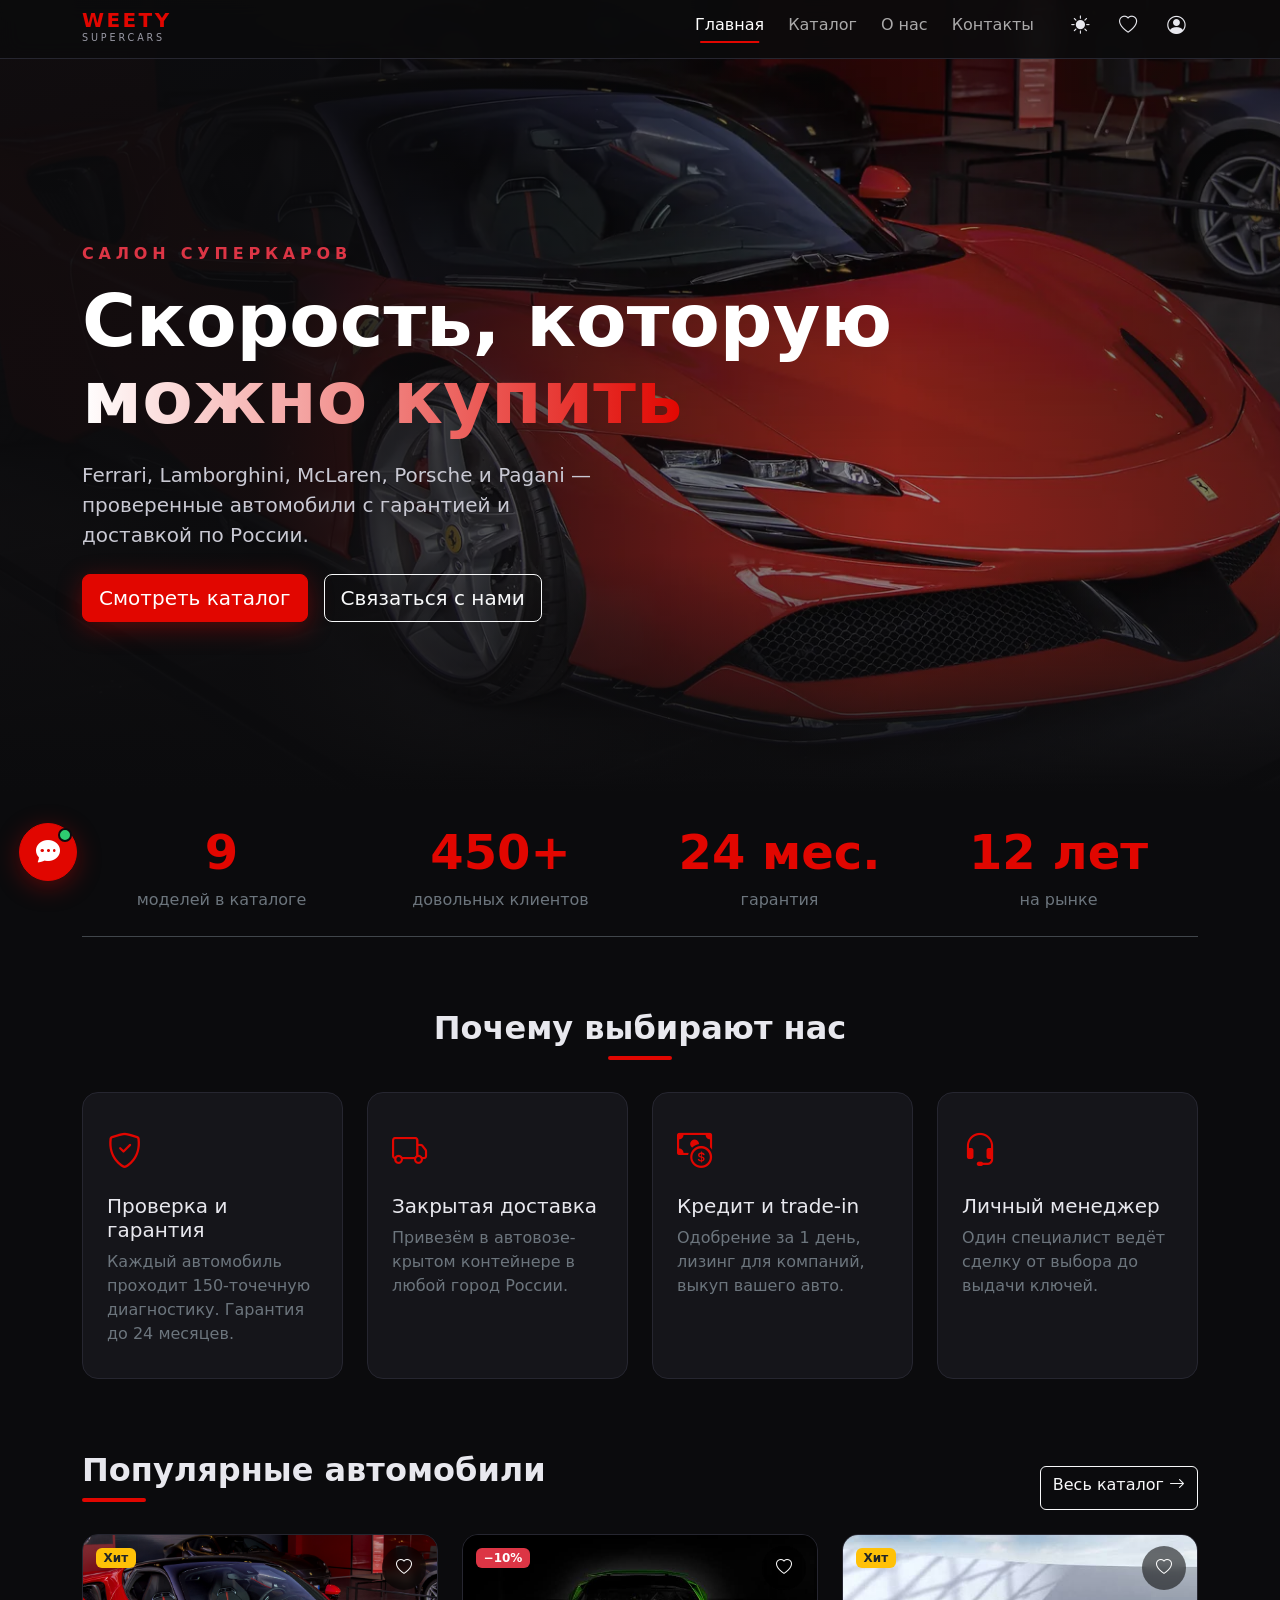
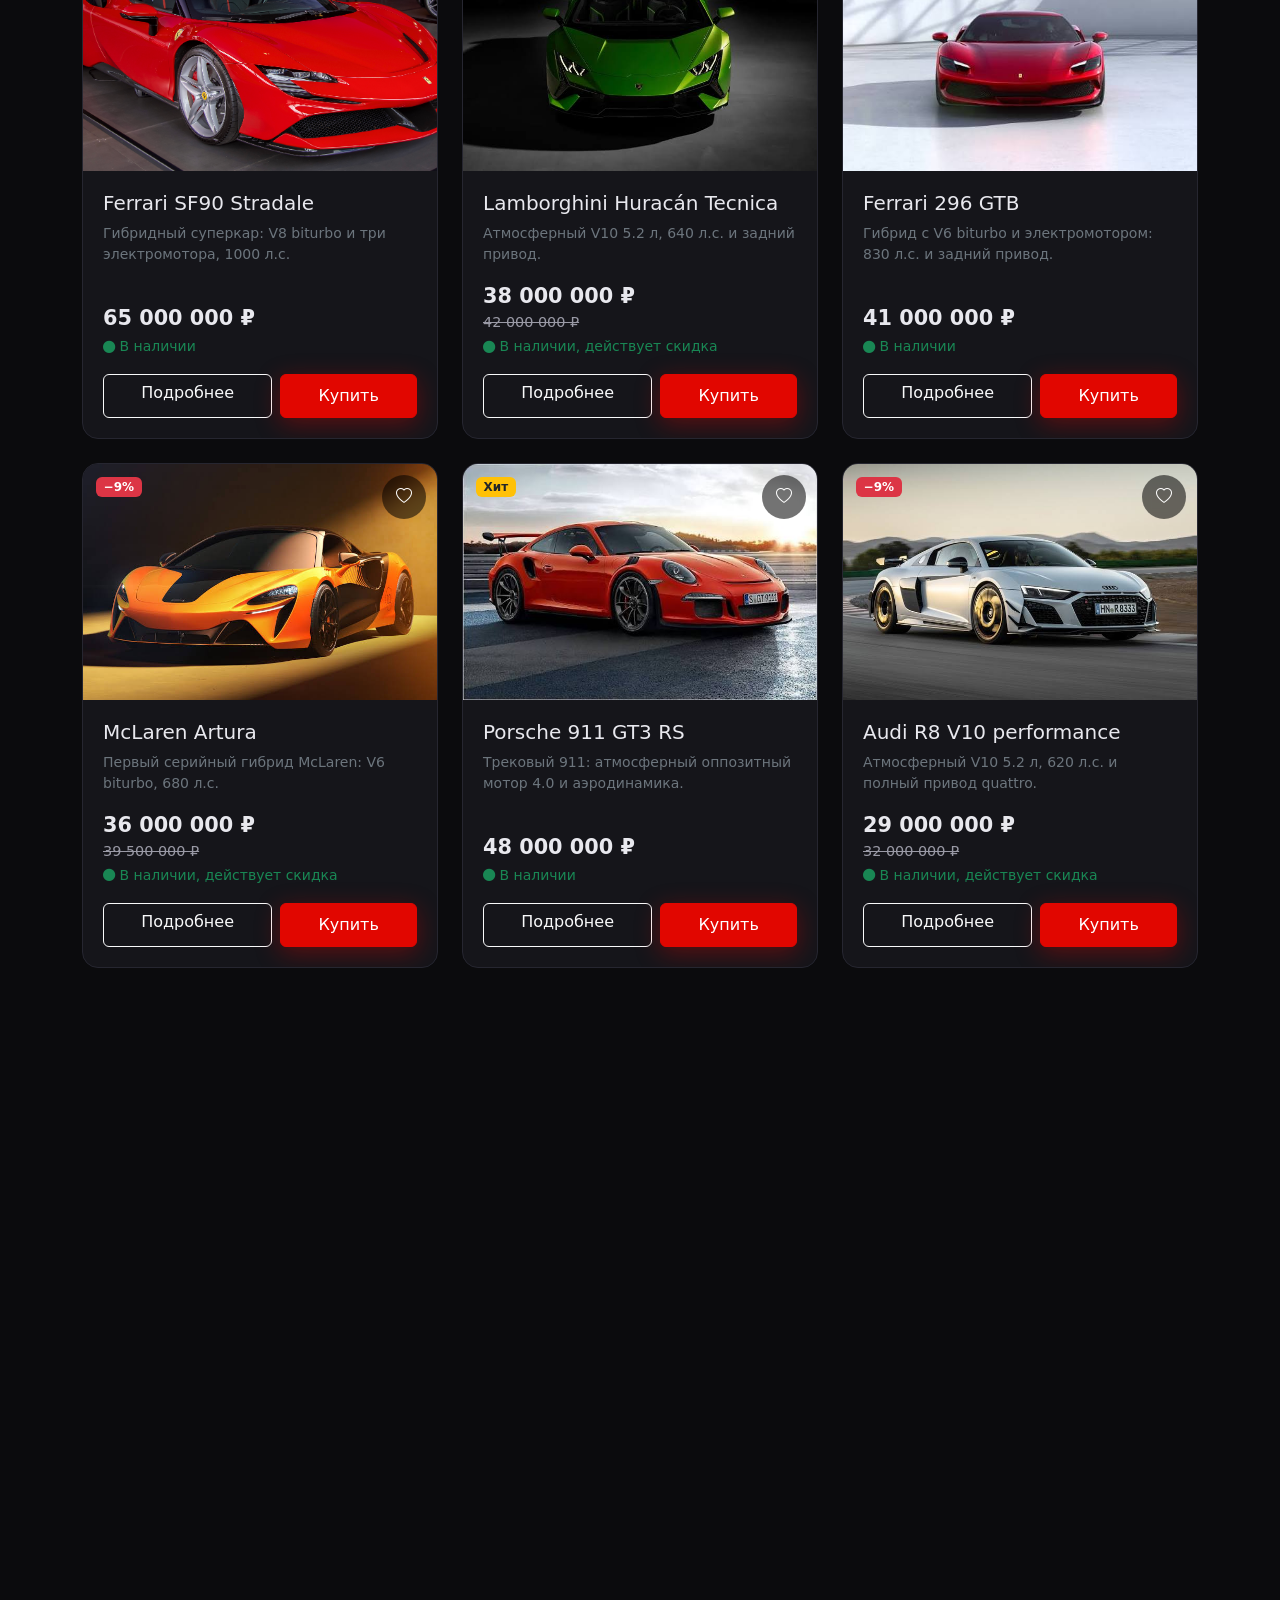
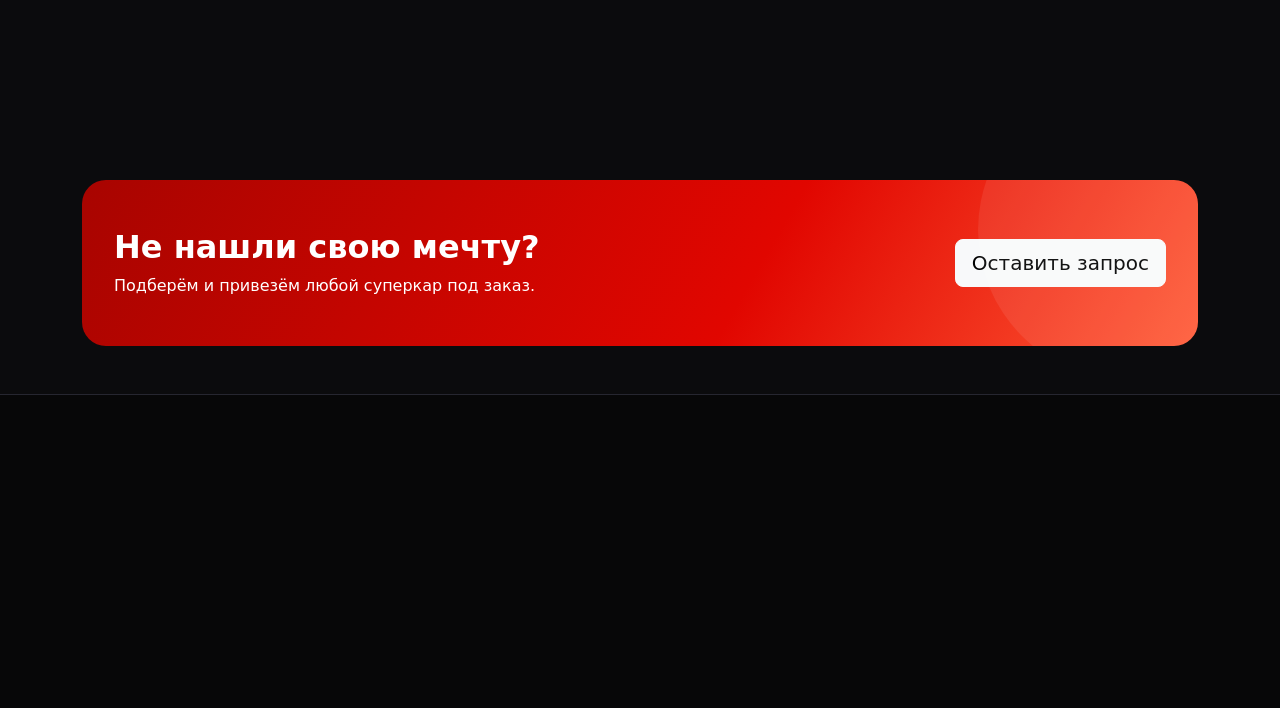
<file: index.html>
<!DOCTYPE html>
<html lang="ru" data-bs-theme="dark">
<head>
<meta charset="UTF-8">
<meta name="viewport" content="width=device-width, initial-scale=1, viewport-fit=cover">
<meta name="description" content="Купить суперкар: Ferrari, Lamborghini, McLaren, Porsche. Каталог, отзывы, доставка.">
<meta name="theme-color" content="#0b0b0d">
<link rel="canonical" href="https://weety-cars.ru/">
<meta name="robots" content="index, follow, max-image-preview:large">
<meta property="og:type" content="website">
<meta property="og:site_name" content="WEETY Supercars">
<meta property="og:locale" content="ru_RU">
<meta property="og:title" content="WEETY Supercars — салон суперкаров">
<meta property="og:description" content="Купить суперкар: Ferrari, Lamborghini, McLaren, Porsche. Каталог, отзывы, доставка.">
<meta property="og:url" content="https://weety-cars.ru/">
<meta property="og:image" content="https://weety-cars.ru/images/optimized/og-cover.jpg">
<meta property="og:image:width" content="1200">
<meta property="og:image:height" content="630">
<meta property="og:image:alt" content="Красный суперкар Ferrari SF90 Stradale">
<meta name="twitter:card" content="summary_large_image">
<meta name="twitter:title" content="WEETY Supercars — салон суперкаров">
<meta name="twitter:description" content="Купить суперкар: Ferrari, Lamborghini, McLaren, Porsche. Каталог, отзывы, доставка.">
<meta name="twitter:image" content="https://weety-cars.ru/images/optimized/og-cover.jpg">
<meta name="mobile-web-app-capable" content="yes">
<meta name="apple-mobile-web-app-capable" content="yes">
<meta name="apple-mobile-web-app-title" content="WEETY">
<link rel="manifest" href="manifest.webmanifest">
<link rel="icon" href="icons/icon-192.png" type="image/png">
<link rel="apple-touch-icon" href="icons/icon-192.png">
<link rel="preconnect" href="https://cdn.jsdelivr.net" crossorigin>
<script type="application/ld+json">{"@context": "https://schema.org", "@type": "AutoDealer", "name": "WEETY Supercars", "url": "https://weety-cars.ru", "image": "https://weety-cars.ru/images/optimized/og-cover.jpg", "telephone": "+74951234567", "email": "info@weety-cars.ru", "priceRange": "₽₽₽₽", "address": {"@type": "PostalAddress", "streetAddress": "Пресненская наб., 12", "addressLocality": "Москва", "addressCountry": "RU"}, "geo": {"@type": "GeoCoordinates", "latitude": 55.748, "longitude": 37.5365}, "openingHoursSpecification": {"@type": "OpeningHoursSpecification", "dayOfWeek": ["Monday", "Tuesday", "Wednesday", "Thursday", "Friday", "Saturday", "Sunday"], "opens": "09:00", "closes": "21:00"}}</script>
<script>try{var t=localStorage.getItem("weety:theme")||"dark";document.documentElement.setAttribute("data-bs-theme",t)}catch(e){}</script>
<title>WEETY Supercars — салон суперкаров</title>
<link href="https://cdn.jsdelivr.net/npm/bootstrap@5.3.3/dist/css/bootstrap.min.css" rel="stylesheet">
<link href="https://cdn.jsdelivr.net/npm/bootstrap-icons@1.11.3/font/bootstrap-icons.min.css" rel="stylesheet">
<link href="css/style.css" rel="stylesheet">
<script src="https://cdn.jsdelivr.net/npm/bootstrap@5.3.3/dist/js/bootstrap.bundle.min.js" defer></script>
<script src="js/data.js" defer></script>
<script src="js/main.js" defer></script>
</head>
<body data-page="home">
<header>
<nav class="navbar navbar-expand-lg fixed-top" aria-label="Основная навигация">
  <div class="container">
    <a class="navbar-brand" href="index.html"><span>WEETY</span><small>SUPERCARS</small></a>
    <div class="d-flex align-items-center gap-1 ms-auto ms-lg-0 order-2 order-lg-3">
      <button class="icon-btn" type="button" id="themeBtn" aria-label="Переключить тему оформления"><i class="bi bi-sun-fill"></i></button>
      <a class="icon-btn position-relative" href="favorites.html" aria-label="Избранное"><i class="bi bi-heart"></i><span class="badge rounded-pill bg-danger fav-badge" id="favCount" hidden>0</span></a>
      <a class="icon-btn" href="account.html" id="accLink" aria-label="Личный кабинет"><i class="bi bi-person-circle"></i></a>
    </div>
    <button class="navbar-toggler order-3 ms-2" type="button" data-bs-toggle="collapse" data-bs-target="#menu" aria-controls="menu" aria-expanded="false" aria-label="Открыть меню"><span class="navbar-toggler-icon"></span></button>
    <div class="collapse navbar-collapse order-4 order-lg-2" id="menu"><ul class="navbar-nav ms-auto me-lg-3 gap-lg-2"><li class="nav-item"><a class="nav-link active" href="index.html" aria-current="page">Главная</a></li><li class="nav-item"><a class="nav-link" href="catalog.html">Каталог</a></li><li class="nav-item"><a class="nav-link" href="about.html">О нас</a></li><li class="nav-item"><a class="nav-link" href="contacts.html">Контакты</a></li></ul></div>
  </div>
</nav>
</header>
<main>

<section class="hero">
  <picture>
    <source type="image/webp" srcset="images/optimized/ferrari-sf90-640.webp 640w, images/optimized/ferrari-sf90-1024.webp 1024w, images/optimized/ferrari-sf90-1600.webp 1600w" sizes="100vw">
    <img class="hero__img" src="images/ferrari-sf90.png" alt="Красный суперкар Ferrari SF90 Stradale на трассе" width="2594" height="1334" fetchpriority="high" decoding="async">
  </picture>
  <div class="container">
    <p class="text-uppercase text-danger fw-bold" style="letter-spacing:.3em">Салон суперкаров</p>
    <h1>Скорость, которую <span class="text-gradient">можно купить</span></h1>
    <p class="lead my-4">Ferrari, Lamborghini, McLaren, Porsche и Pagani — проверенные автомобили с гарантией и доставкой по России.</p>
    <div class="d-flex flex-wrap gap-3"><a class="btn btn-red btn-lg" href="catalog.html">Смотреть каталог</a><a class="btn btn-outline-light btn-lg" href="contacts.html">Связаться с нами</a></div>
  </div>
</section>
<section class="container"><div class="row row-cols-2 row-cols-md-4 g-0 border-bottom border-secondary-subtle">
  <div class="col stat"><div class="stat__num" data-count="9">0</div><div class="text-secondary">моделей в каталоге</div></div>
  <div class="col stat"><div class="stat__num" data-count="450" data-suffix="+">0</div><div class="text-secondary">довольных клиентов</div></div>
  <div class="col stat"><div class="stat__num" data-count="24" data-suffix=" мес.">0</div><div class="text-secondary">гарантия</div></div>
  <div class="col stat"><div class="stat__num" data-count="12" data-suffix=" лет">0</div><div class="text-secondary">на рынке</div></div>
</div></section>

<section class="section"><div class="container">
  <h2 class="section__title text-center">Почему выбирают нас</h2>
  <div class="row g-4">
    <div class="col-sm-6 col-lg-3 reveal"><div class="feature"><i class="bi bi-shield-check"></i><h3 class="h5 mt-3">Проверка и гарантия</h3><p class="text-secondary mb-0">Каждый автомобиль проходит 150-точечную диагностику. Гарантия до 24 месяцев.</p></div></div>
    <div class="col-sm-6 col-lg-3 reveal"><div class="feature"><i class="bi bi-truck"></i><h3 class="h5 mt-3">Закрытая доставка</h3><p class="text-secondary mb-0">Привезём в автовозе-крытом контейнере в любой город России.</p></div></div>
    <div class="col-sm-6 col-lg-3 reveal"><div class="feature"><i class="bi bi-cash-coin"></i><h3 class="h5 mt-3">Кредит и trade-in</h3><p class="text-secondary mb-0">Одобрение за 1 день, лизинг для компаний, выкуп вашего авто.</p></div></div>
    <div class="col-sm-6 col-lg-3 reveal"><div class="feature"><i class="bi bi-headset"></i><h3 class="h5 mt-3">Личный менеджер</h3><p class="text-secondary mb-0">Один специалист ведёт сделку от выбора до выдачи ключей.</p></div></div>
  </div>
</div></section>

<section class="section pt-0"><div class="container">
  <div class="d-flex justify-content-between align-items-end flex-wrap gap-2"><h2 class="section__title">Популярные автомобили</h2><a class="btn btn-outline-light mb-4" href="catalog.html">Весь каталог <i class="bi bi-arrow-right"></i></a></div>
  <div class="row g-4" id="popular"></div>
</div></section>

<section class="section pt-0"><div class="container">
  <h2 class="section__title text-center">Как купить</h2>
  <div class="row g-4">
    <div class="col-md-4 reveal"><div class="step"><div class="step__num">01</div><h3 class="h5">Выберите авто</h3><p class="text-secondary mb-0">Изучите характеристики и отзывы в каталоге.</p></div></div>
    <div class="col-md-4 reveal"><div class="step"><div class="step__num">02</div><h3 class="h5">Оставьте заявку</h3><p class="text-secondary mb-0">Менеджер свяжется с вами в течение 15 минут.</p></div></div>
    <div class="col-md-4 reveal"><div class="step"><div class="step__num">03</div><h3 class="h5">Заберите ключи</h3><p class="text-secondary mb-0">Оформим документы и доставим или выдадим в салоне.</p></div></div>
  </div>
</div></section>

<section class="section pt-0"><div class="container">
  <div class="d-flex justify-content-between align-items-end flex-wrap gap-2"><h2 class="section__title">Отзывы покупателей</h2><a class="btn btn-outline-light mb-4" href="reviews.html">Все отзывы / оставить свой</a></div>
  <div class="row g-4" id="home-reviews"></div>
</div></section>

<section class="container"><div class="cta text-center text-md-start"><div class="row align-items-center"><div class="col-md-8"><h2 class="fw-bold">Не нашли свою мечту?</h2><p class="mb-md-0">Подберём и привезём любой суперкар под заказ.</p></div><div class="col-md-4 text-md-end"><a class="btn btn-light btn-lg" href="contacts.html">Оставить запрос</a></div></div></div></section>
</main>
<footer class="footer">
<div class="container">
  <div class="row g-4">
    <div class="col-lg-5">
      <a class="navbar-brand footer-brand text-decoration-none fs-4" href="index.html"><span style="color:var(--w-red)">WEETY</span> SUPERCARS</a>
      <p class="text-secondary mt-3 pe-lg-5">Премиальный салон суперкаров: Ferrari, Lamborghini, McLaren, Porsche и другие. Подбор, проверка, оформление и доставка по всей России.</p>
    </div>
    <div class="col-6 col-lg-3">
      <h2>Навигация</h2>
      <nav aria-label="Навигация в подвале"><ul class="list-unstyled">
        <li><a href="index.html">Главная</a></li><li><a href="catalog.html">Каталог</a></li><li><a href="about.html">О нас</a></li>
      </ul></nav>
    </div>
    <div class="col-12 col-lg-4">
      <h2>Контакты</h2>
      <ul class="list-unstyled contacts">
        <li><i class="bi bi-geo-alt-fill"></i><span>г. Москва, Пресненская наб., 12</span></li>
        <li><i class="bi bi-telephone-fill"></i><a href="tel:+74951234567">+7 (495) 123-45-67</a></li>
        <li><i class="bi bi-clock-fill"></i><span>Ежедневно, 09:00–21:00</span></li>
        <li><i class="bi bi-envelope-fill"></i><a href="mailto:info@weety-cars.ru">info@weety-cars.ru</a></li>
      </ul>
    </div>
  </div>
  <hr class="border-secondary mt-4">
  <p class="text-secondary small text-center mb-0">© 2026 WEETY Supercars. Учебный проект.</p>
</div>
</footer>
</body>
</html>
</file>
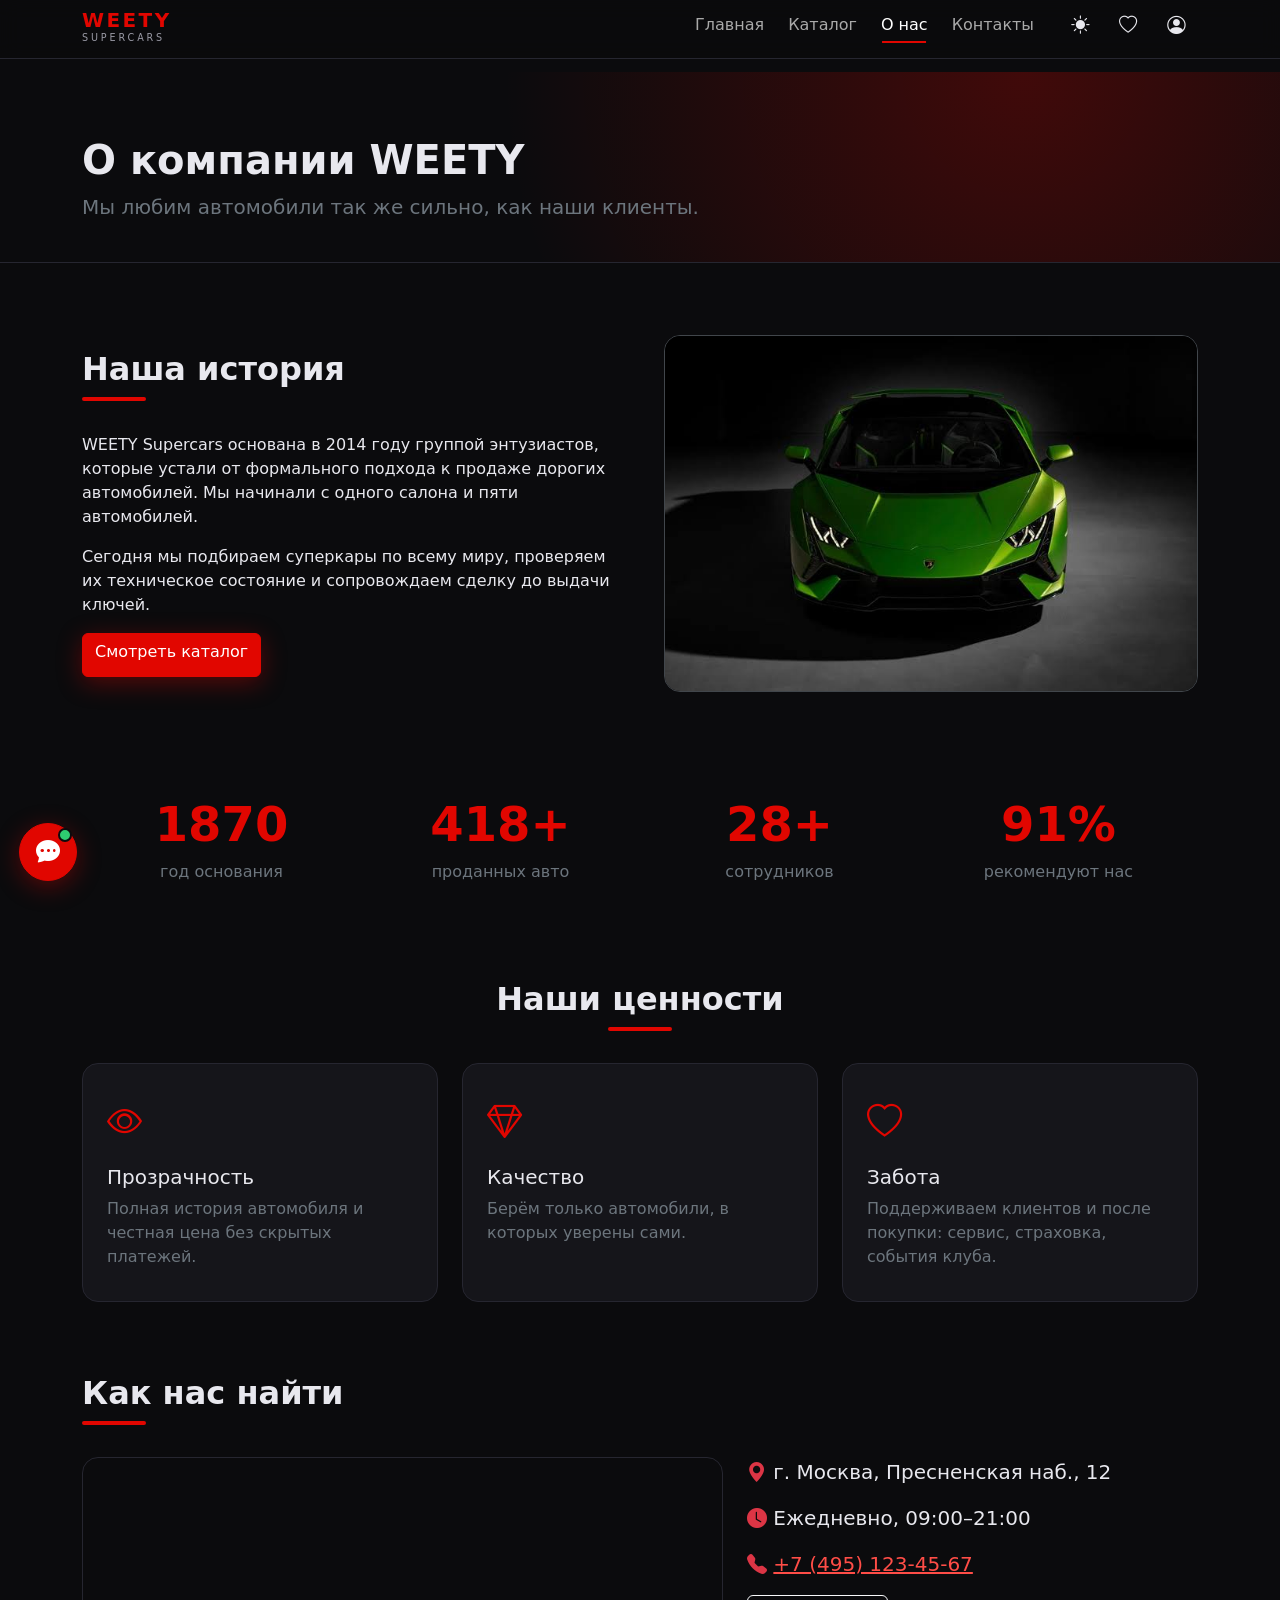
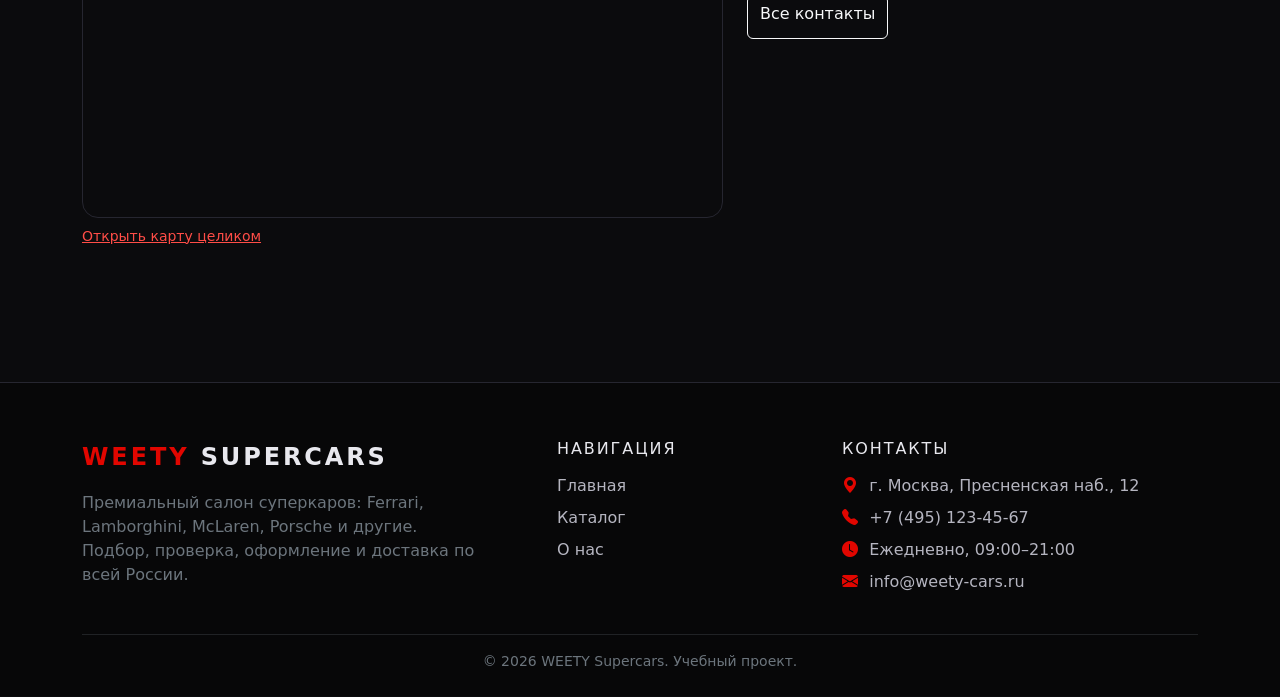
<file: about.html>
<!DOCTYPE html>
<html lang="ru" data-bs-theme="dark">
<head>
<meta charset="UTF-8">
<meta name="viewport" content="width=device-width, initial-scale=1, viewport-fit=cover">
<meta name="description" content="О компании WEETY Supercars: история, ценности, команда и адрес салона.">
<meta name="theme-color" content="#0b0b0d">
<link rel="canonical" href="https://weety-cars.ru/about.html">
<meta name="robots" content="index, follow, max-image-preview:large">
<meta property="og:type" content="website">
<meta property="og:site_name" content="WEETY Supercars">
<meta property="og:locale" content="ru_RU">
<meta property="og:title" content="О нас — WEETY Supercars">
<meta property="og:description" content="О компании WEETY Supercars: история, ценности, команда и адрес салона.">
<meta property="og:url" content="https://weety-cars.ru/about.html">
<meta property="og:image" content="https://weety-cars.ru/images/optimized/og-cover.jpg">
<meta property="og:image:width" content="1200">
<meta property="og:image:height" content="630">
<meta property="og:image:alt" content="Красный суперкар Ferrari SF90 Stradale">
<meta name="twitter:card" content="summary_large_image">
<meta name="twitter:title" content="О нас — WEETY Supercars">
<meta name="twitter:description" content="О компании WEETY Supercars: история, ценности, команда и адрес салона.">
<meta name="twitter:image" content="https://weety-cars.ru/images/optimized/og-cover.jpg">
<meta name="mobile-web-app-capable" content="yes">
<meta name="apple-mobile-web-app-capable" content="yes">
<meta name="apple-mobile-web-app-title" content="WEETY">
<link rel="manifest" href="manifest.webmanifest">
<link rel="icon" href="icons/icon-192.png" type="image/png">
<link rel="apple-touch-icon" href="icons/icon-192.png">
<link rel="preconnect" href="https://cdn.jsdelivr.net" crossorigin>
<script type="application/ld+json">{"@context": "https://schema.org", "@type": "AutoDealer", "name": "WEETY Supercars", "url": "https://weety-cars.ru", "image": "https://weety-cars.ru/images/optimized/og-cover.jpg", "telephone": "+74951234567", "email": "info@weety-cars.ru", "priceRange": "₽₽₽₽", "address": {"@type": "PostalAddress", "streetAddress": "Пресненская наб., 12", "addressLocality": "Москва", "addressCountry": "RU"}, "geo": {"@type": "GeoCoordinates", "latitude": 55.748, "longitude": 37.5365}, "openingHoursSpecification": {"@type": "OpeningHoursSpecification", "dayOfWeek": ["Monday", "Tuesday", "Wednesday", "Thursday", "Friday", "Saturday", "Sunday"], "opens": "09:00", "closes": "21:00"}}</script>
<script>try{var t=localStorage.getItem("weety:theme")||"dark";document.documentElement.setAttribute("data-bs-theme",t)}catch(e){}</script>
<title>О нас — WEETY Supercars</title>
<link href="https://cdn.jsdelivr.net/npm/bootstrap@5.3.3/dist/css/bootstrap.min.css" rel="stylesheet">
<link href="https://cdn.jsdelivr.net/npm/bootstrap-icons@1.11.3/font/bootstrap-icons.min.css" rel="stylesheet">
<link href="css/style.css" rel="stylesheet">
<script src="https://cdn.jsdelivr.net/npm/bootstrap@5.3.3/dist/js/bootstrap.bundle.min.js" defer></script>
<script src="js/data.js" defer></script>
<script src="js/main.js" defer></script>
</head>
<body data-page="about">
<header>
<nav class="navbar navbar-expand-lg fixed-top" aria-label="Основная навигация">
  <div class="container">
    <a class="navbar-brand" href="index.html"><span>WEETY</span><small>SUPERCARS</small></a>
    <div class="d-flex align-items-center gap-1 ms-auto ms-lg-0 order-2 order-lg-3">
      <button class="icon-btn" type="button" id="themeBtn" aria-label="Переключить тему оформления"><i class="bi bi-sun-fill"></i></button>
      <a class="icon-btn position-relative" href="favorites.html" aria-label="Избранное"><i class="bi bi-heart"></i><span class="badge rounded-pill bg-danger fav-badge" id="favCount" hidden>0</span></a>
      <a class="icon-btn" href="account.html" id="accLink" aria-label="Личный кабинет"><i class="bi bi-person-circle"></i></a>
    </div>
    <button class="navbar-toggler order-3 ms-2" type="button" data-bs-toggle="collapse" data-bs-target="#menu" aria-controls="menu" aria-expanded="false" aria-label="Открыть меню"><span class="navbar-toggler-icon"></span></button>
    <div class="collapse navbar-collapse order-4 order-lg-2" id="menu"><ul class="navbar-nav ms-auto me-lg-3 gap-lg-2"><li class="nav-item"><a class="nav-link" href="index.html">Главная</a></li><li class="nav-item"><a class="nav-link" href="catalog.html">Каталог</a></li><li class="nav-item"><a class="nav-link active" href="about.html" aria-current="page">О нас</a></li><li class="nav-item"><a class="nav-link" href="contacts.html">Контакты</a></li></ul></div>
  </div>
</nav>
</header>
<main>
<section class="page-hero"><div class="container"><h1>О компании WEETY</h1><p class="text-secondary lead mb-0">Мы любим автомобили так же сильно, как наши клиенты.</p></div></section>
<section class="section"><div class="container"><div class="row g-5 align-items-center">
  <div class="col-lg-6 reveal"><h2 class="section__title">Наша история</h2>
    <p>WEETY Supercars основана в 2014 году группой энтузиастов, которые устали от формального подхода к продаже дорогих автомобилей. Мы начинали с одного салона и пяти автомобилей.</p>
    <p>Сегодня мы подбираем суперкары по всему миру, проверяем их техническое состояние и сопровождаем сделку до выдачи ключей.</p>
    <a class="btn btn-red" href="catalog.html">Смотреть каталог</a></div>
  <div class="col-lg-6 reveal"><img class="img-fluid rounded-4 border border-secondary-subtle w-100" src="images/lamborghini-huracan.png" alt="Lamborghini Huracán в нашем салоне" width="678" height="452" loading="lazy"></div>
</div></div></section>
<section class="section pt-0"><div class="container">
  <div class="row row-cols-2 row-cols-md-4 g-0"><div class="col stat"><div class="stat__num" data-count="2014">0</div><div class="text-secondary">год основания</div></div><div class="col stat"><div class="stat__num" data-count="450" data-suffix="+">0</div><div class="text-secondary">проданных авто</div></div><div class="col stat"><div class="stat__num" data-count="30" data-suffix="+">0</div><div class="text-secondary">сотрудников</div></div><div class="col stat"><div class="stat__num" data-count="98" data-suffix="%">0</div><div class="text-secondary">рекомендуют нас</div></div></div>
</div></section>
<section class="section pt-0"><div class="container"><h2 class="section__title text-center">Наши ценности</h2><div class="row g-4">
  <div class="col-md-4 reveal"><div class="feature"><i class="bi bi-eye"></i><h3 class="h5 mt-3">Прозрачность</h3><p class="text-secondary mb-0">Полная история автомобиля и честная цена без скрытых платежей.</p></div></div>
  <div class="col-md-4 reveal"><div class="feature"><i class="bi bi-gem"></i><h3 class="h5 mt-3">Качество</h3><p class="text-secondary mb-0">Берём только автомобили, в которых уверены сами.</p></div></div>
  <div class="col-md-4 reveal"><div class="feature"><i class="bi bi-heart"></i><h3 class="h5 mt-3">Забота</h3><p class="text-secondary mb-0">Поддерживаем клиентов и после покупки: сервис, страховка, события клуба.</p></div></div>
</div></div></section>
<section class="section pt-0"><div class="container"><h2 class="section__title">Как нас найти</h2><div class="row g-4"><div class="col-lg-7"><div class="map-wrap"><iframe title="Карта: шоурум WEETY Supercars, Пресненская набережная, 12, Москва" loading="lazy" src="https://www.openstreetmap.org/export/embed.html?bbox=37.5290%2C55.7440%2C37.5440%2C55.7520&amp;layer=mapnik&amp;marker=55.7480%2C37.5365"></iframe></div><p class="small mt-2"><a href="https://www.openstreetmap.org/?mlat=55.7480&amp;mlon=37.5365#map=16/55.7480/37.5365" target="_blank" rel="noopener">Открыть карту целиком</a></p></div>
  <div class="col-lg-5"><ul class="list-unstyled fs-5"><li class="mb-3"><i class="bi bi-geo-alt-fill text-danger"></i> г. Москва, Пресненская наб., 12</li><li class="mb-3"><i class="bi bi-clock-fill text-danger"></i> Ежедневно, 09:00–21:00</li><li><i class="bi bi-telephone-fill text-danger"></i> <a href="tel:+74951234567">+7 (495) 123-45-67</a></li></ul><a class="btn btn-outline-light" href="contacts.html">Все контакты</a></div></div></div></section></main>
<footer class="footer">
<div class="container">
  <div class="row g-4">
    <div class="col-lg-5">
      <a class="navbar-brand footer-brand text-decoration-none fs-4" href="index.html"><span style="color:var(--w-red)">WEETY</span> SUPERCARS</a>
      <p class="text-secondary mt-3 pe-lg-5">Премиальный салон суперкаров: Ferrari, Lamborghini, McLaren, Porsche и другие. Подбор, проверка, оформление и доставка по всей России.</p>
    </div>
    <div class="col-6 col-lg-3">
      <h2>Навигация</h2>
      <nav aria-label="Навигация в подвале"><ul class="list-unstyled">
        <li><a href="index.html">Главная</a></li><li><a href="catalog.html">Каталог</a></li><li><a href="about.html">О нас</a></li>
      </ul></nav>
    </div>
    <div class="col-12 col-lg-4">
      <h2>Контакты</h2>
      <ul class="list-unstyled contacts">
        <li><i class="bi bi-geo-alt-fill"></i><span>г. Москва, Пресненская наб., 12</span></li>
        <li><i class="bi bi-telephone-fill"></i><a href="tel:+74951234567">+7 (495) 123-45-67</a></li>
        <li><i class="bi bi-clock-fill"></i><span>Ежедневно, 09:00–21:00</span></li>
        <li><i class="bi bi-envelope-fill"></i><a href="mailto:info@weety-cars.ru">info@weety-cars.ru</a></li>
      </ul>
    </div>
  </div>
  <hr class="border-secondary mt-4">
  <p class="text-secondary small text-center mb-0">© 2026 WEETY Supercars. Учебный проект.</p>
</div>
</footer>
</body>
</html>
</file>
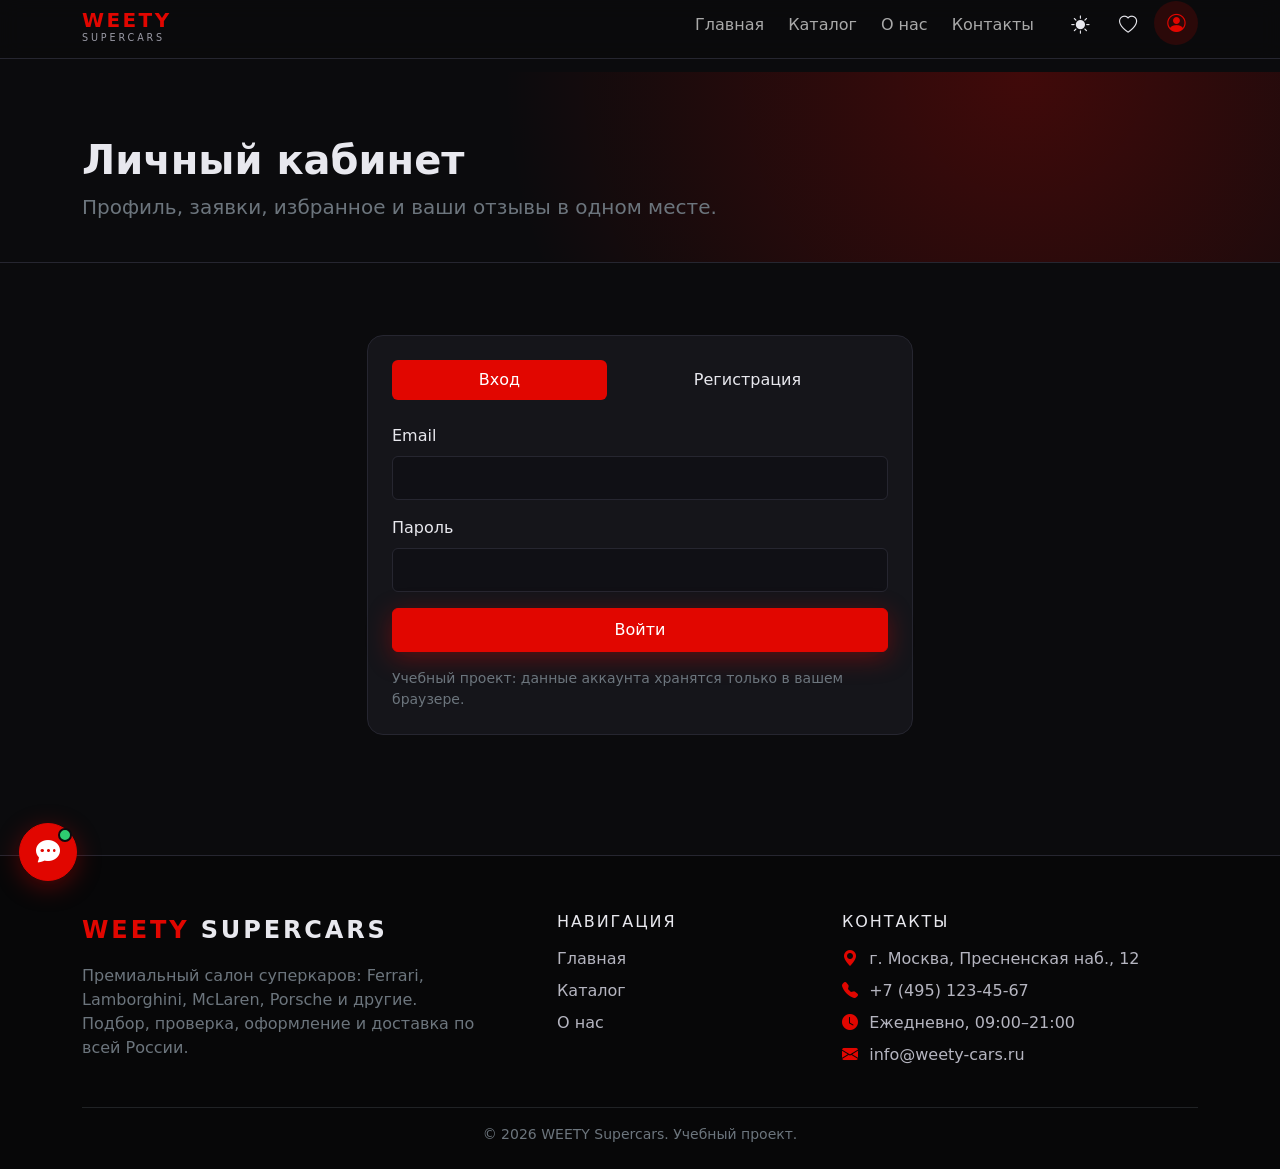
<file: account.html>
<!DOCTYPE html>
<html lang="ru" data-bs-theme="dark">
<head>
<meta charset="UTF-8">
<meta name="viewport" content="width=device-width, initial-scale=1, viewport-fit=cover">
<meta name="description" content="Личный кабинет: профиль, заказы, избранное, мои отзывы.">
<meta name="theme-color" content="#0b0b0d">
<link rel="canonical" href="https://weety-cars.ru/account.html">
<meta name="robots" content="noindex, follow">
<meta property="og:type" content="website">
<meta property="og:site_name" content="WEETY Supercars">
<meta property="og:locale" content="ru_RU">
<meta property="og:title" content="Личный кабинет — WEETY Supercars">
<meta property="og:description" content="Личный кабинет: профиль, заказы, избранное, мои отзывы.">
<meta property="og:url" content="https://weety-cars.ru/account.html">
<meta property="og:image" content="https://weety-cars.ru/images/optimized/og-cover.jpg">
<meta property="og:image:width" content="1200">
<meta property="og:image:height" content="630">
<meta property="og:image:alt" content="Красный суперкар Ferrari SF90 Stradale">
<meta name="twitter:card" content="summary_large_image">
<meta name="twitter:title" content="Личный кабинет — WEETY Supercars">
<meta name="twitter:description" content="Личный кабинет: профиль, заказы, избранное, мои отзывы.">
<meta name="twitter:image" content="https://weety-cars.ru/images/optimized/og-cover.jpg">
<meta name="mobile-web-app-capable" content="yes">
<meta name="apple-mobile-web-app-capable" content="yes">
<meta name="apple-mobile-web-app-title" content="WEETY">
<link rel="manifest" href="manifest.webmanifest">
<link rel="icon" href="icons/icon-192.png" type="image/png">
<link rel="apple-touch-icon" href="icons/icon-192.png">
<link rel="preconnect" href="https://cdn.jsdelivr.net" crossorigin>
<script type="application/ld+json">{"@context": "https://schema.org", "@type": "AutoDealer", "name": "WEETY Supercars", "url": "https://weety-cars.ru", "image": "https://weety-cars.ru/images/optimized/og-cover.jpg", "telephone": "+74951234567", "email": "info@weety-cars.ru", "priceRange": "₽₽₽₽", "address": {"@type": "PostalAddress", "streetAddress": "Пресненская наб., 12", "addressLocality": "Москва", "addressCountry": "RU"}, "geo": {"@type": "GeoCoordinates", "latitude": 55.748, "longitude": 37.5365}, "openingHoursSpecification": {"@type": "OpeningHoursSpecification", "dayOfWeek": ["Monday", "Tuesday", "Wednesday", "Thursday", "Friday", "Saturday", "Sunday"], "opens": "09:00", "closes": "21:00"}}</script>
<script>try{var t=localStorage.getItem("weety:theme")||"dark";document.documentElement.setAttribute("data-bs-theme",t)}catch(e){}</script>
<title>Личный кабинет — WEETY Supercars</title>
<link href="https://cdn.jsdelivr.net/npm/bootstrap@5.3.3/dist/css/bootstrap.min.css" rel="stylesheet">
<link href="https://cdn.jsdelivr.net/npm/bootstrap-icons@1.11.3/font/bootstrap-icons.min.css" rel="stylesheet">
<link href="css/style.css" rel="stylesheet">
<script src="https://cdn.jsdelivr.net/npm/bootstrap@5.3.3/dist/js/bootstrap.bundle.min.js" defer></script>
<script src="js/data.js" defer></script>
<script src="js/main.js" defer></script>
</head>
<body data-page="account">
<header>
<nav class="navbar navbar-expand-lg fixed-top" aria-label="Основная навигация">
  <div class="container">
    <a class="navbar-brand" href="index.html"><span>WEETY</span><small>SUPERCARS</small></a>
    <div class="d-flex align-items-center gap-1 ms-auto ms-lg-0 order-2 order-lg-3">
      <button class="icon-btn" type="button" id="themeBtn" aria-label="Переключить тему оформления"><i class="bi bi-sun-fill"></i></button>
      <a class="icon-btn position-relative" href="favorites.html" aria-label="Избранное"><i class="bi bi-heart"></i><span class="badge rounded-pill bg-danger fav-badge" id="favCount" hidden>0</span></a>
      <a class="icon-btn active" href="account.html" id="accLink" aria-label="Личный кабинет"><i class="bi bi-person-circle"></i></a>
    </div>
    <button class="navbar-toggler order-3 ms-2" type="button" data-bs-toggle="collapse" data-bs-target="#menu" aria-controls="menu" aria-expanded="false" aria-label="Открыть меню"><span class="navbar-toggler-icon"></span></button>
    <div class="collapse navbar-collapse order-4 order-lg-2" id="menu"><ul class="navbar-nav ms-auto me-lg-3 gap-lg-2"><li class="nav-item"><a class="nav-link" href="index.html">Главная</a></li><li class="nav-item"><a class="nav-link" href="catalog.html">Каталог</a></li><li class="nav-item"><a class="nav-link" href="about.html">О нас</a></li><li class="nav-item"><a class="nav-link" href="contacts.html">Контакты</a></li></ul></div>
  </div>
</nav>
</header>
<main>
<section class="page-hero"><div class="container"><h1>Личный кабинет</h1><p class="text-secondary lead mb-0">Профиль, заявки, избранное и ваши отзывы в одном месте.</p></div></section>
<section class="section"><div class="container">
  <!-- Гость -->
  <div id="guestView" class="row justify-content-center"><div class="col-lg-6">
    <div class="form-box">
      <ul class="nav nav-pills nav-fill mb-4" role="tablist">
        <li class="nav-item" role="presentation"><button class="nav-link active" id="tabLogin" data-bs-toggle="pill" data-bs-target="#paneLogin" type="button" role="tab" aria-controls="paneLogin" aria-selected="true">Вход</button></li>
        <li class="nav-item" role="presentation"><button class="nav-link" id="tabReg" data-bs-toggle="pill" data-bs-target="#paneReg" type="button" role="tab" aria-controls="paneReg" aria-selected="false">Регистрация</button></li>
      </ul>
      <div class="tab-content">
        <div class="tab-pane fade show active" id="paneLogin" role="tabpanel" aria-labelledby="tabLogin">
          <form id="loginForm" novalidate>
            <div class="mb-3"><label class="form-label" for="lMail">Email</label><input class="form-control" id="lMail" name="email" type="email" required autocomplete="email"><div class="invalid-feedback">Введите email.</div></div>
            <div class="mb-3"><label class="form-label" for="lPass">Пароль</label><input class="form-control" id="lPass" name="pass" type="password" required autocomplete="current-password"><div class="invalid-feedback">Введите пароль.</div></div>
            <div class="alert alert-danger py-2" id="loginErr" role="alert" hidden></div>
            <button class="btn btn-red w-100" type="submit">Войти</button>
          </form>
        </div>
        <div class="tab-pane fade" id="paneReg" role="tabpanel" aria-labelledby="tabReg">
          <form id="regForm" novalidate>
            <div class="mb-3"><label class="form-label" for="gName">Имя</label><input class="form-control" id="gName" name="name" required minlength="2" autocomplete="name"><div class="invalid-feedback">Введите имя.</div></div>
            <div class="row"><div class="col-md-6 mb-3"><label class="form-label" for="gMail">Email</label><input class="form-control" id="gMail" name="email" type="email" required autocomplete="email"><div class="invalid-feedback">Введите корректный email.</div></div>
            <div class="col-md-6 mb-3"><label class="form-label" for="gPhone">Телефон</label><input class="form-control" id="gPhone" name="phone" type="tel" placeholder="+7 (___) ___-__-__" pattern="\+7 \(\d{3}\) \d{3}-\d{2}-\d{2}" autocomplete="tel"><div class="invalid-feedback">Введите телефон полностью или оставьте пустым.</div></div></div>
            <div class="row"><div class="col-md-6 mb-3"><label class="form-label" for="gPass">Пароль</label><input class="form-control" id="gPass" name="pass" type="password" required minlength="6" autocomplete="new-password"><div class="invalid-feedback">Минимум 6 символов.</div></div>
            <div class="col-md-6 mb-3"><label class="form-label" for="gPass2">Повторите пароль</label><input class="form-control" id="gPass2" name="pass2" type="password" required autocomplete="new-password"><div class="invalid-feedback">Пароли не совпадают.</div></div></div>
            <div class="alert alert-danger py-2" id="regErr" role="alert" hidden></div>
            <button class="btn btn-red w-100" type="submit">Создать аккаунт</button>
          </form>
        </div>
      </div>
      <p class="small text-secondary mt-3 mb-0">Учебный проект: данные аккаунта хранятся только в вашем браузере.</p>
    </div>
  </div></div>

  <!-- Пользователь -->
  <div id="userView" hidden>
    <div class="form-box account-hero d-flex flex-wrap align-items-center gap-3 mb-4">
      <div class="avatar" id="uAvatar"></div>
      <div class="flex-grow-1"><h2 class="h4 mb-0" id="uName"></h2><div class="text-secondary" id="uMail"></div></div>
      <button class="btn btn-outline-light" type="button" id="logoutBtn"><i class="bi bi-box-arrow-right"></i> Выйти</button>
    </div>
    <div class="row g-3 mb-4">
      <div class="col-4"><div class="tile"><strong id="stFav">0</strong><small class="text-secondary">в избранном</small></div></div>
      <div class="col-4"><div class="tile"><strong id="stOrd">0</strong><small class="text-secondary">заявок</small></div></div>
      <div class="col-4"><div class="tile"><strong id="stRev">0</strong><small class="text-secondary">отзывов</small></div></div>
    </div>
    <ul class="nav nav-pills mb-3 flex-wrap gap-1" role="tablist">
      <li class="nav-item" role="presentation"><button class="nav-link active" id="tOrd" data-bs-toggle="pill" data-bs-target="#pOrders" type="button" role="tab" aria-controls="pOrders" aria-selected="true">Мои заявки</button></li>
      <li class="nav-item" role="presentation"><button class="nav-link" id="tFav" data-bs-toggle="pill" data-bs-target="#pFavs" type="button" role="tab" aria-controls="pFavs" aria-selected="false">Избранное</button></li>
      <li class="nav-item" role="presentation"><button class="nav-link" id="tRev" data-bs-toggle="pill" data-bs-target="#pRevs" type="button" role="tab" aria-controls="pRevs" aria-selected="false">Мои отзывы</button></li>
      <li class="nav-item" role="presentation"><button class="nav-link" id="tProf" data-bs-toggle="pill" data-bs-target="#pProf" type="button" role="tab" aria-controls="pProf" aria-selected="false">Профиль</button></li>
    </ul>
    <div class="tab-content">
      <div class="tab-pane fade show active" id="pOrders" role="tabpanel" aria-labelledby="tOrd">
        <div class="table-responsive"><table class="table table-dark table-striped align-middle"><caption class="visually-hidden">Ваши заявки</caption>
          <thead><tr><th scope="col">Дата</th><th scope="col">Автомобиль</th><th scope="col">Оплата</th><th scope="col">Статус</th></tr></thead><tbody id="ordBody"></tbody></table></div>
        <p class="text-secondary" id="ordEmpty" hidden>Заявок пока нет. <a href="catalog.html">Выбрать автомобиль</a></p>
      </div>
      <div class="tab-pane fade" id="pFavs" role="tabpanel" aria-labelledby="tFav"><div class="d-grid gap-2" id="accFavs"></div><p class="text-secondary" id="favEmpty2" hidden>В избранном пусто. <a href="catalog.html">Перейти в каталог</a></p></div>
      <div class="tab-pane fade" id="pRevs" role="tabpanel" aria-labelledby="tRev"><div class="row g-3" id="accRevs"></div><p class="text-secondary" id="revEmpty" hidden>Вы ещё не оставляли отзывов. <a href="reviews.html">Написать отзыв</a></p></div>
      <div class="tab-pane fade" id="pProf" role="tabpanel" aria-labelledby="tProf">
        <form id="profForm" class="form-box" style="max-width:520px" novalidate>
          <div class="mb-3"><label class="form-label" for="pfName">Имя</label><input class="form-control" id="pfName" name="name" required minlength="2"><div class="invalid-feedback">Введите имя.</div></div>
          <div class="mb-3"><label class="form-label" for="pfMail">Email</label><input class="form-control" id="pfMail" type="email" readonly></div>
          <div class="mb-3"><label class="form-label" for="pfPhone">Телефон</label><input class="form-control" id="pfPhone" name="phone" type="tel" placeholder="+7 (___) ___-__-__" pattern="\+7 \(\d{3}\) \d{3}-\d{2}-\d{2}"><div class="invalid-feedback">Введите телефон полностью.</div></div>
          <button class="btn btn-red" type="submit">Сохранить</button>
        </form>
      </div>
    </div>
  </div>
</div></section></main>
<footer class="footer">
<div class="container">
  <div class="row g-4">
    <div class="col-lg-5">
      <a class="navbar-brand footer-brand text-decoration-none fs-4" href="index.html"><span style="color:var(--w-red)">WEETY</span> SUPERCARS</a>
      <p class="text-secondary mt-3 pe-lg-5">Премиальный салон суперкаров: Ferrari, Lamborghini, McLaren, Porsche и другие. Подбор, проверка, оформление и доставка по всей России.</p>
    </div>
    <div class="col-6 col-lg-3">
      <h2>Навигация</h2>
      <nav aria-label="Навигация в подвале"><ul class="list-unstyled">
        <li><a href="index.html">Главная</a></li><li><a href="catalog.html">Каталог</a></li><li><a href="about.html">О нас</a></li>
      </ul></nav>
    </div>
    <div class="col-12 col-lg-4">
      <h2>Контакты</h2>
      <ul class="list-unstyled contacts">
        <li><i class="bi bi-geo-alt-fill"></i><span>г. Москва, Пресненская наб., 12</span></li>
        <li><i class="bi bi-telephone-fill"></i><a href="tel:+74951234567">+7 (495) 123-45-67</a></li>
        <li><i class="bi bi-clock-fill"></i><span>Ежедневно, 09:00–21:00</span></li>
        <li><i class="bi bi-envelope-fill"></i><a href="mailto:info@weety-cars.ru">info@weety-cars.ru</a></li>
      </ul>
    </div>
  </div>
  <hr class="border-secondary mt-4">
  <p class="text-secondary small text-center mb-0">© 2026 WEETY Supercars. Учебный проект.</p>
</div>
</footer>
</body>
</html>
</file>
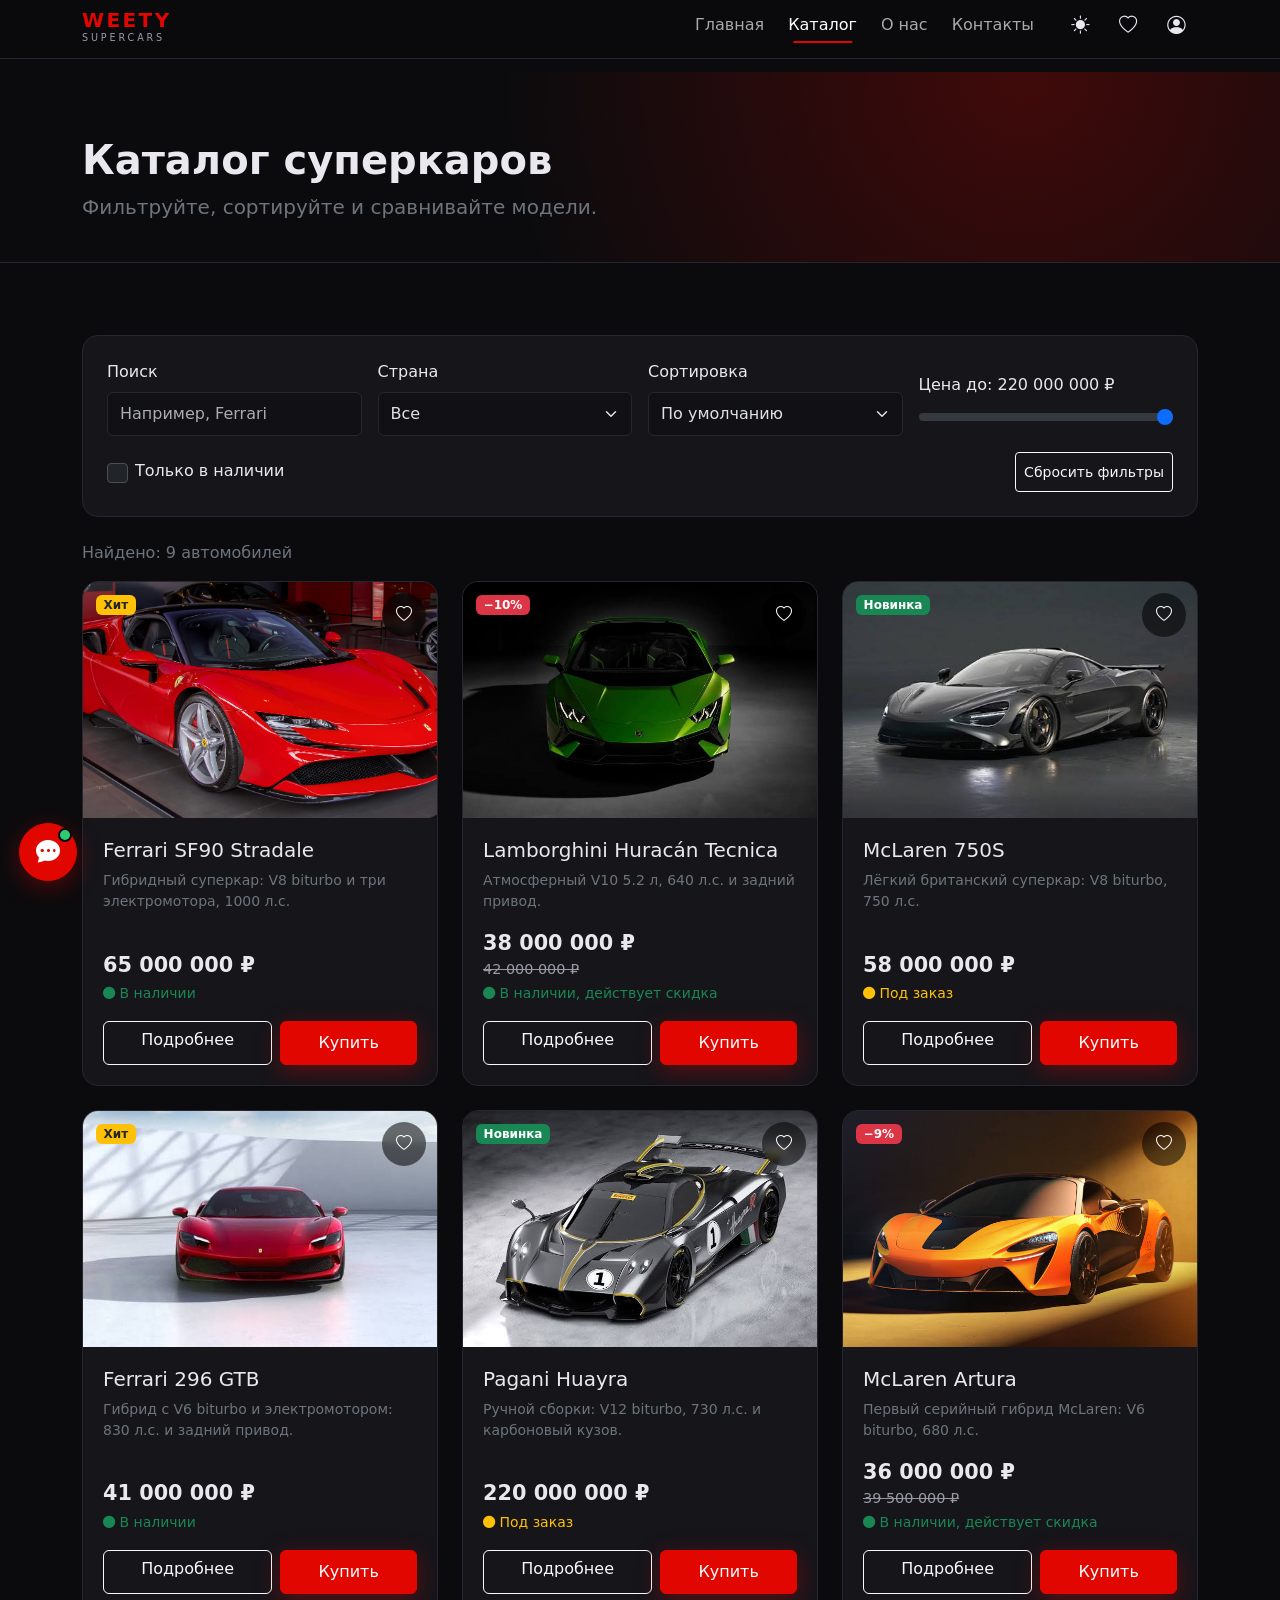
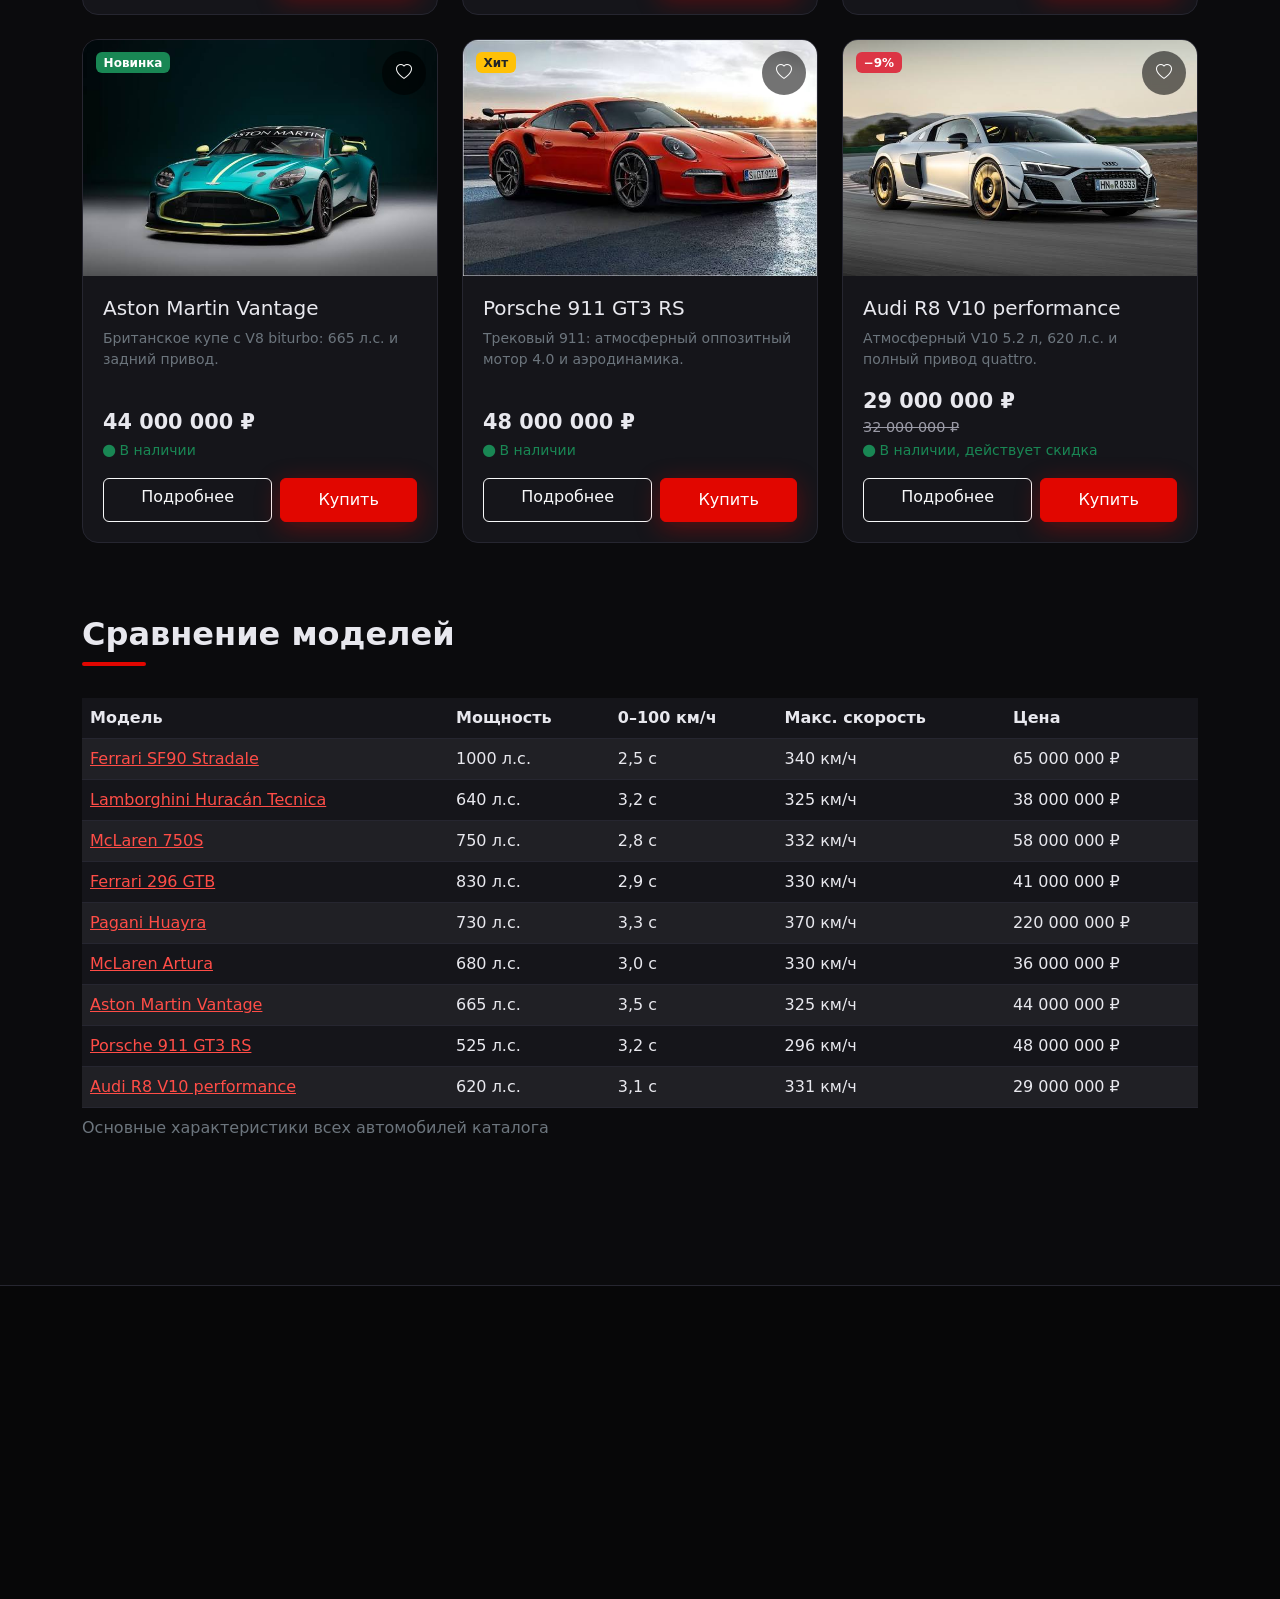
<file: catalog.html>
<!DOCTYPE html>
<html lang="ru" data-bs-theme="dark">
<head>
<meta charset="UTF-8">
<meta name="viewport" content="width=device-width, initial-scale=1, viewport-fit=cover">
<meta name="description" content="Каталог суперкаров с фильтрами, поиском и сравнением характеристик.">
<meta name="theme-color" content="#0b0b0d">
<link rel="canonical" href="https://weety-cars.ru/catalog.html">
<meta name="robots" content="index, follow, max-image-preview:large">
<meta property="og:type" content="website">
<meta property="og:site_name" content="WEETY Supercars">
<meta property="og:locale" content="ru_RU">
<meta property="og:title" content="Каталог — WEETY Supercars">
<meta property="og:description" content="Каталог суперкаров с фильтрами, поиском и сравнением характеристик.">
<meta property="og:url" content="https://weety-cars.ru/catalog.html">
<meta property="og:image" content="https://weety-cars.ru/images/optimized/og-cover.jpg">
<meta property="og:image:width" content="1200">
<meta property="og:image:height" content="630">
<meta property="og:image:alt" content="Красный суперкар Ferrari SF90 Stradale">
<meta name="twitter:card" content="summary_large_image">
<meta name="twitter:title" content="Каталог — WEETY Supercars">
<meta name="twitter:description" content="Каталог суперкаров с фильтрами, поиском и сравнением характеристик.">
<meta name="twitter:image" content="https://weety-cars.ru/images/optimized/og-cover.jpg">
<meta name="mobile-web-app-capable" content="yes">
<meta name="apple-mobile-web-app-capable" content="yes">
<meta name="apple-mobile-web-app-title" content="WEETY">
<link rel="manifest" href="manifest.webmanifest">
<link rel="icon" href="icons/icon-192.png" type="image/png">
<link rel="apple-touch-icon" href="icons/icon-192.png">
<link rel="preconnect" href="https://cdn.jsdelivr.net" crossorigin>
<script type="application/ld+json">{"@context": "https://schema.org", "@type": "AutoDealer", "name": "WEETY Supercars", "url": "https://weety-cars.ru", "image": "https://weety-cars.ru/images/optimized/og-cover.jpg", "telephone": "+74951234567", "email": "info@weety-cars.ru", "priceRange": "₽₽₽₽", "address": {"@type": "PostalAddress", "streetAddress": "Пресненская наб., 12", "addressLocality": "Москва", "addressCountry": "RU"}, "geo": {"@type": "GeoCoordinates", "latitude": 55.748, "longitude": 37.5365}, "openingHoursSpecification": {"@type": "OpeningHoursSpecification", "dayOfWeek": ["Monday", "Tuesday", "Wednesday", "Thursday", "Friday", "Saturday", "Sunday"], "opens": "09:00", "closes": "21:00"}}</script>
<script>try{var t=localStorage.getItem("weety:theme")||"dark";document.documentElement.setAttribute("data-bs-theme",t)}catch(e){}</script>
<title>Каталог — WEETY Supercars</title>
<link href="https://cdn.jsdelivr.net/npm/bootstrap@5.3.3/dist/css/bootstrap.min.css" rel="stylesheet">
<link href="https://cdn.jsdelivr.net/npm/bootstrap-icons@1.11.3/font/bootstrap-icons.min.css" rel="stylesheet">
<link href="css/style.css" rel="stylesheet">
<script src="https://cdn.jsdelivr.net/npm/bootstrap@5.3.3/dist/js/bootstrap.bundle.min.js" defer></script>
<script src="js/data.js" defer></script>
<script src="js/main.js" defer></script>
</head>
<body data-page="catalog">
<header>
<nav class="navbar navbar-expand-lg fixed-top" aria-label="Основная навигация">
  <div class="container">
    <a class="navbar-brand" href="index.html"><span>WEETY</span><small>SUPERCARS</small></a>
    <div class="d-flex align-items-center gap-1 ms-auto ms-lg-0 order-2 order-lg-3">
      <button class="icon-btn" type="button" id="themeBtn" aria-label="Переключить тему оформления"><i class="bi bi-sun-fill"></i></button>
      <a class="icon-btn position-relative" href="favorites.html" aria-label="Избранное"><i class="bi bi-heart"></i><span class="badge rounded-pill bg-danger fav-badge" id="favCount" hidden>0</span></a>
      <a class="icon-btn" href="account.html" id="accLink" aria-label="Личный кабинет"><i class="bi bi-person-circle"></i></a>
    </div>
    <button class="navbar-toggler order-3 ms-2" type="button" data-bs-toggle="collapse" data-bs-target="#menu" aria-controls="menu" aria-expanded="false" aria-label="Открыть меню"><span class="navbar-toggler-icon"></span></button>
    <div class="collapse navbar-collapse order-4 order-lg-2" id="menu"><ul class="navbar-nav ms-auto me-lg-3 gap-lg-2"><li class="nav-item"><a class="nav-link" href="index.html">Главная</a></li><li class="nav-item"><a class="nav-link active" href="catalog.html" aria-current="page">Каталог</a></li><li class="nav-item"><a class="nav-link" href="about.html">О нас</a></li><li class="nav-item"><a class="nav-link" href="contacts.html">Контакты</a></li></ul></div>
  </div>
</nav>
</header>
<main>
<section class="page-hero"><div class="container"><h1>Каталог суперкаров</h1><p class="text-secondary lead mb-0">Фильтруйте, сортируйте и сравнивайте модели.</p></div></section>
<section class="section"><div class="container">
  <button class="btn btn-outline-light w-100 d-md-none mb-3" type="button" data-bs-toggle="collapse" data-bs-target="#filters" aria-expanded="false" aria-controls="filters"><i class="bi bi-sliders"></i> Фильтры и сортировка</button>
  <form id="filters" class="form-box mb-4 collapse d-md-block" onsubmit="return false" aria-label="Фильтры каталога">
    <div class="row g-3 align-items-end">
      <div class="col-md-6 col-lg-3"><label class="form-label" for="q">Поиск</label><input class="form-control" id="q" type="search" placeholder="Например, Ferrari"></div>
      <div class="col-md-6 col-lg-3"><label class="form-label" for="cat">Страна</label><select class="form-select" id="cat"><option value="all">Все</option><option value="italy">Италия</option><option value="uk">Великобритания</option><option value="germany">Германия</option></select></div>
      <div class="col-md-6 col-lg-3"><label class="form-label" for="sort">Сортировка</label><select class="form-select" id="sort"><option value="default">По умолчанию</option><option value="asc">Цена: по возрастанию</option><option value="desc">Цена: по убыванию</option><option value="name">По названию</option></select></div>
      <div class="col-md-6 col-lg-3"><label class="form-label" for="price">Цена до: <output id="priceOut" for="price"></output></label><input class="form-range" id="price" type="range" min="20000000" max="220000000" step="1000000" value="220000000"></div>
      <div class="col-12 d-flex flex-wrap justify-content-between align-items-center gap-2">
        <div class="form-check"><input class="form-check-input" type="checkbox" id="stock"><label class="form-check-label" for="stock">Только в наличии</label></div>
        <button class="btn btn-outline-light btn-sm" type="button" id="reset">Сбросить фильтры</button>
      </div>
    </div>
  </form>
  <p class="text-secondary" id="count" aria-live="polite"></p>
  <div class="row g-4" id="grid"></div>
</div></section>
<section class="section pt-0"><div class="container">
  <h2 class="section__title">Сравнение моделей</h2>
  <div class="table-responsive"><table class="table table-dark table-striped table-hover align-middle">
    <caption class="text-secondary">Основные характеристики всех автомобилей каталога</caption>
    <thead><tr><th scope="col">Модель</th><th scope="col">Мощность</th><th scope="col">0–100 км/ч</th><th scope="col">Макс. скорость</th><th scope="col">Цена</th></tr></thead>
    <tbody id="compare"></tbody></table></div>
</div></section></main>
<footer class="footer">
<div class="container">
  <div class="row g-4">
    <div class="col-lg-5">
      <a class="navbar-brand footer-brand text-decoration-none fs-4" href="index.html"><span style="color:var(--w-red)">WEETY</span> SUPERCARS</a>
      <p class="text-secondary mt-3 pe-lg-5">Премиальный салон суперкаров: Ferrari, Lamborghini, McLaren, Porsche и другие. Подбор, проверка, оформление и доставка по всей России.</p>
    </div>
    <div class="col-6 col-lg-3">
      <h2>Навигация</h2>
      <nav aria-label="Навигация в подвале"><ul class="list-unstyled">
        <li><a href="index.html">Главная</a></li><li><a href="catalog.html">Каталог</a></li><li><a href="about.html">О нас</a></li>
      </ul></nav>
    </div>
    <div class="col-12 col-lg-4">
      <h2>Контакты</h2>
      <ul class="list-unstyled contacts">
        <li><i class="bi bi-geo-alt-fill"></i><span>г. Москва, Пресненская наб., 12</span></li>
        <li><i class="bi bi-telephone-fill"></i><a href="tel:+74951234567">+7 (495) 123-45-67</a></li>
        <li><i class="bi bi-clock-fill"></i><span>Ежедневно, 09:00–21:00</span></li>
        <li><i class="bi bi-envelope-fill"></i><a href="mailto:info@weety-cars.ru">info@weety-cars.ru</a></li>
      </ul>
    </div>
  </div>
  <hr class="border-secondary mt-4">
  <p class="text-secondary small text-center mb-0">© 2026 WEETY Supercars. Учебный проект.</p>
</div>
</footer>
</body>
</html>
</file>
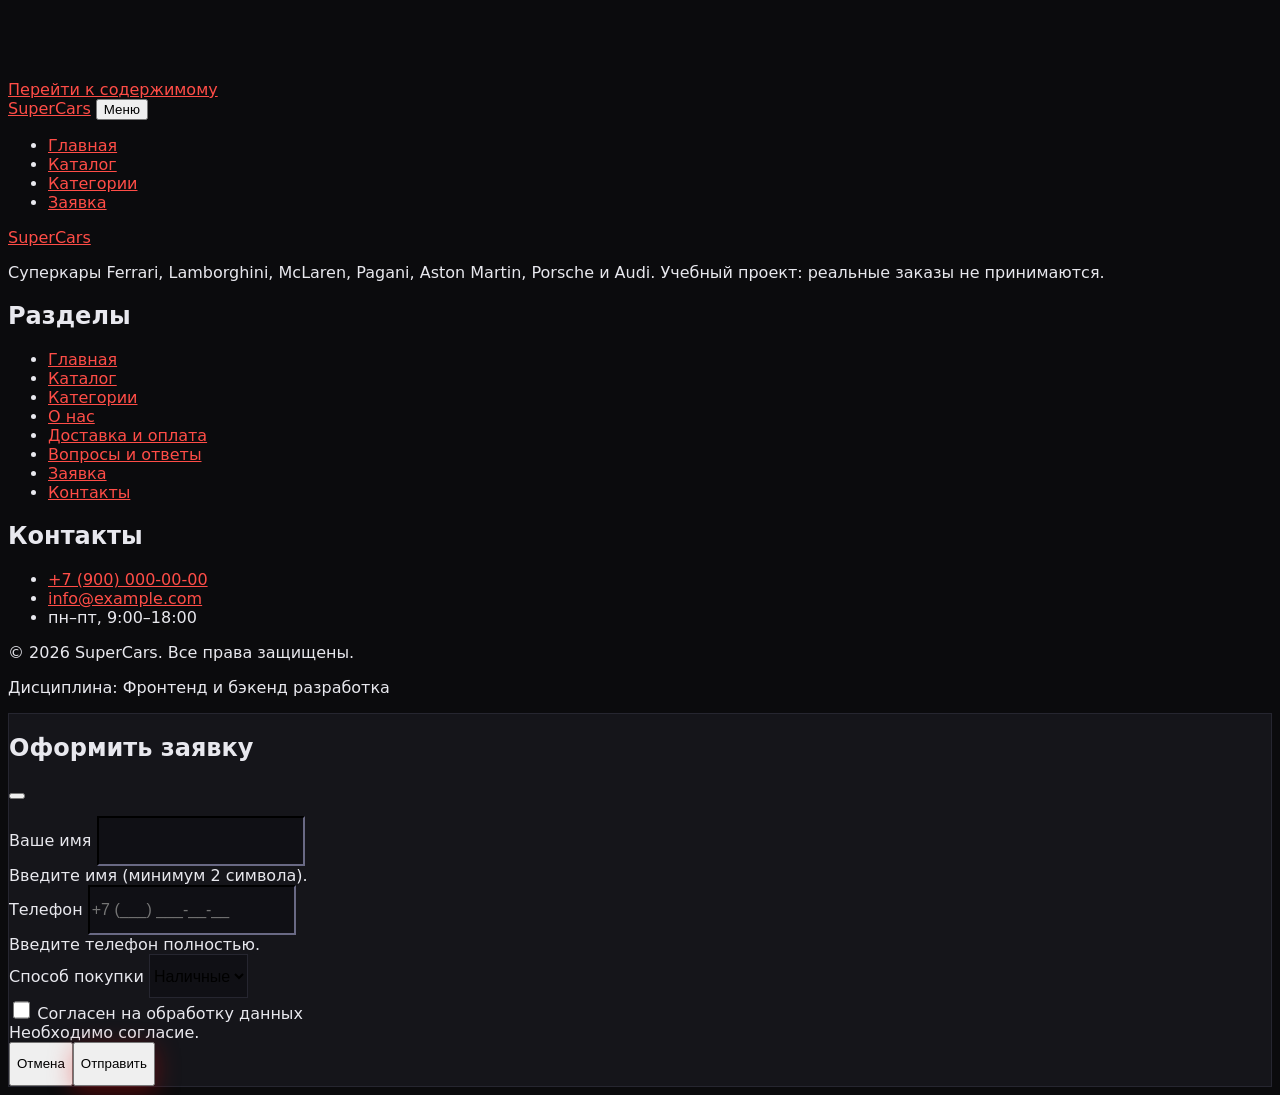
<file: category.html>
<!DOCTYPE html>
<html lang="ru">
<head>
  <meta charset="UTF-8">
  <meta name="viewport" content="width=device-width, initial-scale=1.0">
  <meta name="description" content="Категории суперкаров: итальянские, британские и немецкие.">
  <meta name="theme-color" content="#0c0c0f">
  <title>Категории — SuperCars</title>
  <link rel="stylesheet" href="css/style.css">
  <script src="js/products.js" defer></script>
  <script src="js/main.js" defer></script>
</head>
<body id="top">
  <a class="skip-link" href="#main">Перейти к содержимому</a>
    <header class="site-header">
    <div class="site-header__inner">
      <a class="site-header__logo" href="index.html">SuperCars</a>

      <button class="site-header__burger" type="button" aria-expanded="false" aria-controls="site-nav">Меню</button>

      <nav class="site-nav" id="site-nav" aria-label="Основная навигация">
        <ul class="site-nav__list">
          <li class="site-nav__item"><a class="site-nav__link" href="index.html">Главная</a></li>
          <li class="site-nav__item"><a class="site-nav__link" href="catalog.html">Каталог</a></li>
          <li class="site-nav__item"><a class="site-nav__link site-nav__link--active" href="category.html" aria-current="page">Категории</a></li>
          <li class="site-nav__item"><a class="site-nav__link site-nav__link--cta" href="order.html">Заявка</a></li>
        </ul>
      </nav>
    </div>
  </header>

  <main class="page" id="main">
    <nav class="breadcrumbs" id="breadcrumbs" aria-label="Хлебные крошки"></nav>

    <div id="category-root"></div>
  </main>

  <footer class="site-footer">
    <div class="site-footer__inner">
      <div class="site-footer__brand">
        <a class="site-header__logo" href="index.html">SuperCars</a>
        <p class="site-footer__text">Суперкары Ferrari, Lamborghini, McLaren, Pagani, Aston Martin, Porsche и Audi. Учебный проект: реальные заказы не принимаются.</p>
      </div>
      <nav aria-label="Разделы сайта">
        <h2 class="site-footer__title">Разделы</h2>
        <ul class="site-footer__list">
          <li><a class="site-footer__link" href="index.html">Главная</a></li>
          <li><a class="site-footer__link" href="catalog.html">Каталог</a></li>
          <li><a class="site-footer__link" href="category.html">Категории</a></li>
          <li><a class="site-footer__link" href="about.html">О нас</a></li>
          <li><a class="site-footer__link" href="delivery.html">Доставка и оплата</a></li>
          <li><a class="site-footer__link" href="faq.html">Вопросы и ответы</a></li>
          <li><a class="site-footer__link" href="order.html">Заявка</a></li>
          <li><a class="site-footer__link" href="contacts.html">Контакты</a></li>
        </ul>
      </nav>
      <div>
        <h2 class="site-footer__title">Контакты</h2>
        <ul class="site-footer__list">
          <li><a class="site-footer__link" href="tel:+79000000000">+7 (900) 000-00-00</a></li>
          <li><a class="site-footer__link" href="mailto:info@example.com">info@example.com</a></li>
          <li class="site-footer__text">пн–пт, 9:00–18:00</li>
        </ul>
      </div>
    </div>
    <div class="site-footer__bottom">
      <p class="site-footer__text">&copy; 2026 SuperCars. Все права защищены.</p>
      <p class="site-footer__text">Дисциплина: Фронтенд и бэкенд разработка</p>
    </div>
  </footer>

  <a class="to-top" href="#top" aria-label="Наверх" title="Наверх"></a>
</body>
</html>
</file>
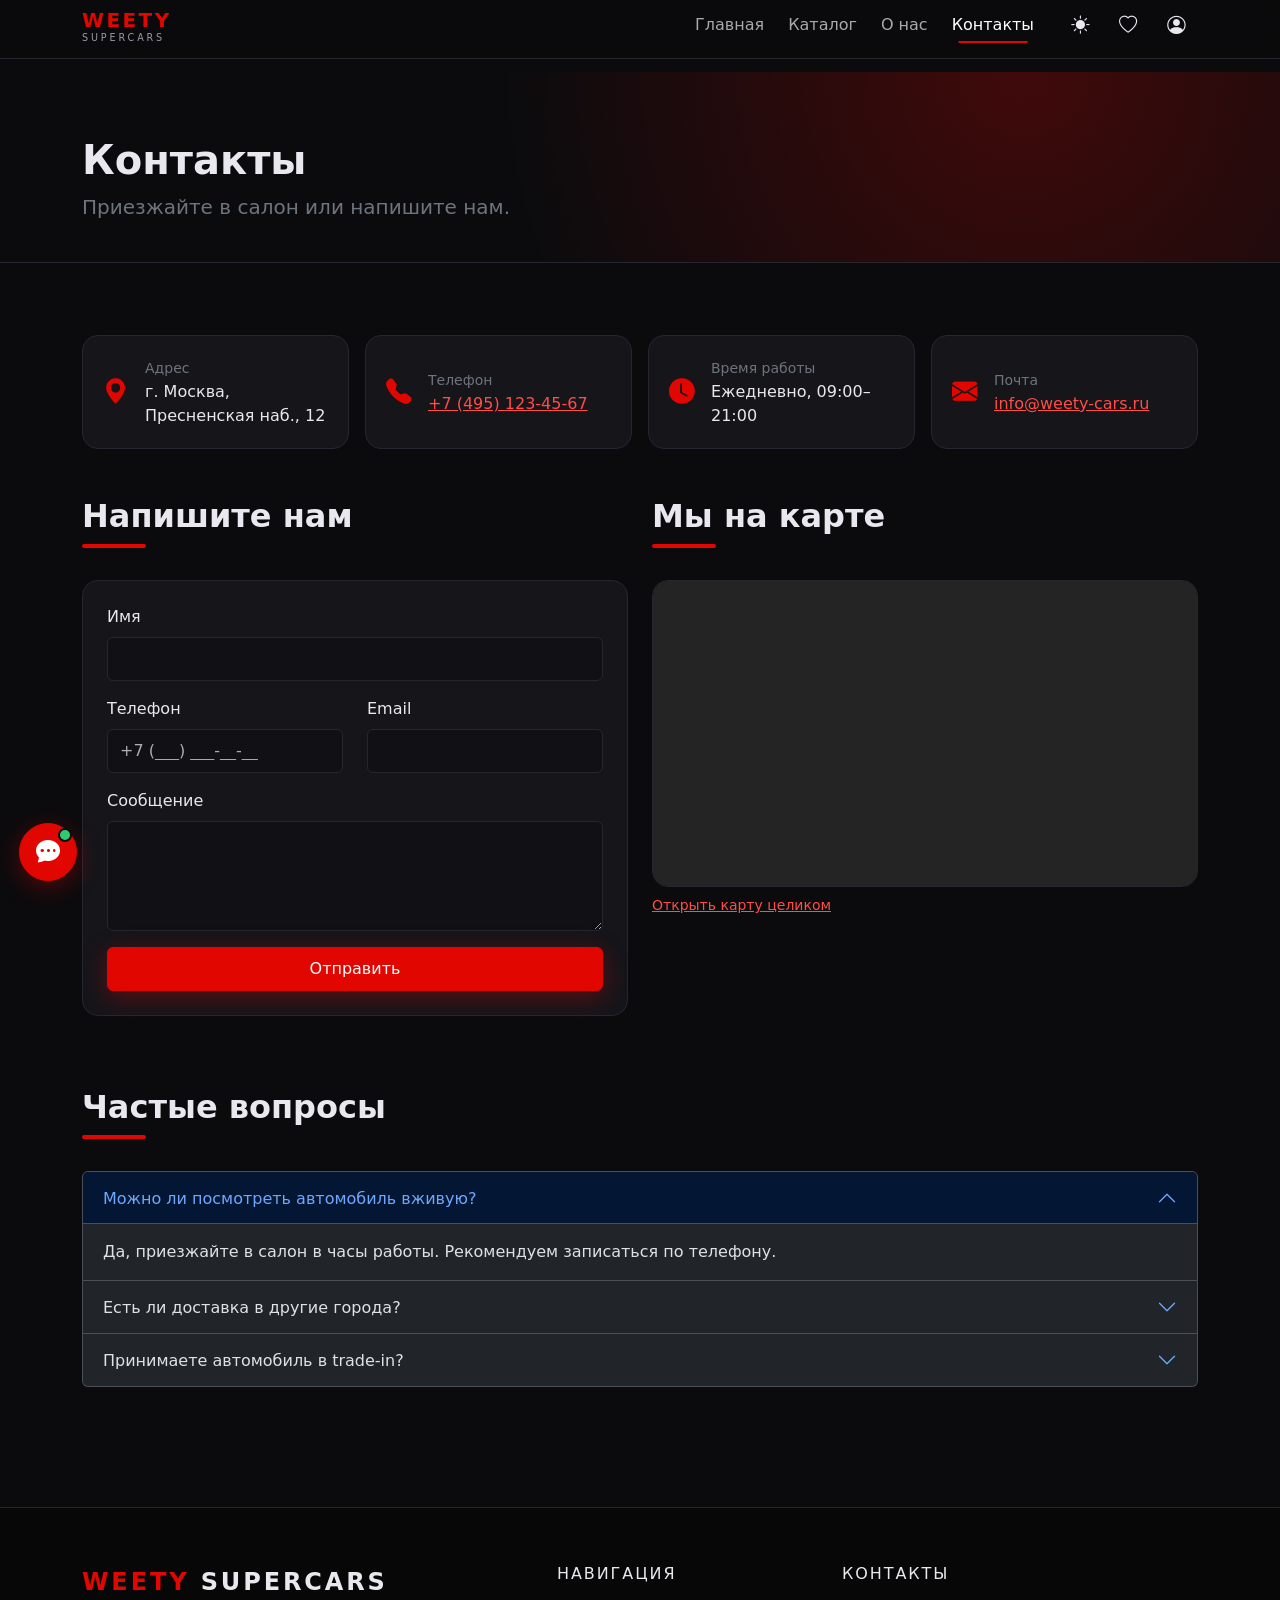
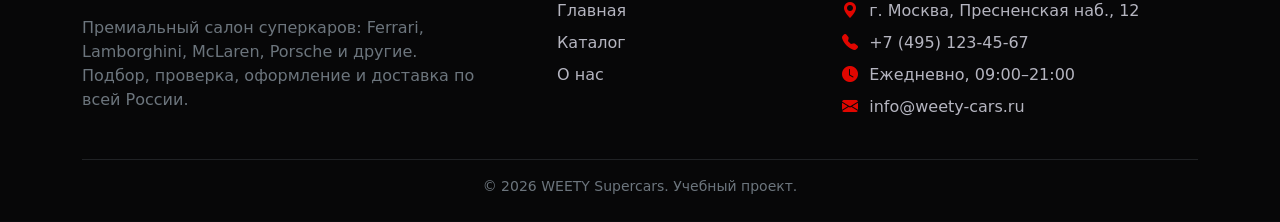
<file: contacts.html>
<!DOCTYPE html>
<html lang="ru" data-bs-theme="dark">
<head>
<meta charset="UTF-8">
<meta name="viewport" content="width=device-width, initial-scale=1, viewport-fit=cover">
<meta name="description" content="Адрес, телефон, время работы, почта и карта салона WEETY Supercars.">
<meta name="theme-color" content="#0b0b0d">
<link rel="canonical" href="https://weety-cars.ru/contacts.html">
<meta name="robots" content="index, follow, max-image-preview:large">
<meta property="og:type" content="website">
<meta property="og:site_name" content="WEETY Supercars">
<meta property="og:locale" content="ru_RU">
<meta property="og:title" content="Контакты — WEETY Supercars">
<meta property="og:description" content="Адрес, телефон, время работы, почта и карта салона WEETY Supercars.">
<meta property="og:url" content="https://weety-cars.ru/contacts.html">
<meta property="og:image" content="https://weety-cars.ru/images/optimized/og-cover.jpg">
<meta property="og:image:width" content="1200">
<meta property="og:image:height" content="630">
<meta property="og:image:alt" content="Красный суперкар Ferrari SF90 Stradale">
<meta name="twitter:card" content="summary_large_image">
<meta name="twitter:title" content="Контакты — WEETY Supercars">
<meta name="twitter:description" content="Адрес, телефон, время работы, почта и карта салона WEETY Supercars.">
<meta name="twitter:image" content="https://weety-cars.ru/images/optimized/og-cover.jpg">
<meta name="mobile-web-app-capable" content="yes">
<meta name="apple-mobile-web-app-capable" content="yes">
<meta name="apple-mobile-web-app-title" content="WEETY">
<link rel="manifest" href="manifest.webmanifest">
<link rel="icon" href="icons/icon-192.png" type="image/png">
<link rel="apple-touch-icon" href="icons/icon-192.png">
<link rel="preconnect" href="https://cdn.jsdelivr.net" crossorigin>
<script type="application/ld+json">{"@context": "https://schema.org", "@type": "AutoDealer", "name": "WEETY Supercars", "url": "https://weety-cars.ru", "image": "https://weety-cars.ru/images/optimized/og-cover.jpg", "telephone": "+74951234567", "email": "info@weety-cars.ru", "priceRange": "₽₽₽₽", "address": {"@type": "PostalAddress", "streetAddress": "Пресненская наб., 12", "addressLocality": "Москва", "addressCountry": "RU"}, "geo": {"@type": "GeoCoordinates", "latitude": 55.748, "longitude": 37.5365}, "openingHoursSpecification": {"@type": "OpeningHoursSpecification", "dayOfWeek": ["Monday", "Tuesday", "Wednesday", "Thursday", "Friday", "Saturday", "Sunday"], "opens": "09:00", "closes": "21:00"}}</script>
<script>try{var t=localStorage.getItem("weety:theme")||"dark";document.documentElement.setAttribute("data-bs-theme",t)}catch(e){}</script>
<title>Контакты — WEETY Supercars</title>
<link href="https://cdn.jsdelivr.net/npm/bootstrap@5.3.3/dist/css/bootstrap.min.css" rel="stylesheet">
<link href="https://cdn.jsdelivr.net/npm/bootstrap-icons@1.11.3/font/bootstrap-icons.min.css" rel="stylesheet">
<link href="css/style.css" rel="stylesheet">
<script src="https://cdn.jsdelivr.net/npm/bootstrap@5.3.3/dist/js/bootstrap.bundle.min.js" defer></script>
<script src="js/data.js" defer></script>
<script src="js/main.js" defer></script>
</head>
<body data-page="contacts">
<header>
<nav class="navbar navbar-expand-lg fixed-top" aria-label="Основная навигация">
  <div class="container">
    <a class="navbar-brand" href="index.html"><span>WEETY</span><small>SUPERCARS</small></a>
    <div class="d-flex align-items-center gap-1 ms-auto ms-lg-0 order-2 order-lg-3">
      <button class="icon-btn" type="button" id="themeBtn" aria-label="Переключить тему оформления"><i class="bi bi-sun-fill"></i></button>
      <a class="icon-btn position-relative" href="favorites.html" aria-label="Избранное"><i class="bi bi-heart"></i><span class="badge rounded-pill bg-danger fav-badge" id="favCount" hidden>0</span></a>
      <a class="icon-btn" href="account.html" id="accLink" aria-label="Личный кабинет"><i class="bi bi-person-circle"></i></a>
    </div>
    <button class="navbar-toggler order-3 ms-2" type="button" data-bs-toggle="collapse" data-bs-target="#menu" aria-controls="menu" aria-expanded="false" aria-label="Открыть меню"><span class="navbar-toggler-icon"></span></button>
    <div class="collapse navbar-collapse order-4 order-lg-2" id="menu"><ul class="navbar-nav ms-auto me-lg-3 gap-lg-2"><li class="nav-item"><a class="nav-link" href="index.html">Главная</a></li><li class="nav-item"><a class="nav-link" href="catalog.html">Каталог</a></li><li class="nav-item"><a class="nav-link" href="about.html">О нас</a></li><li class="nav-item"><a class="nav-link active" href="contacts.html" aria-current="page">Контакты</a></li></ul></div>
  </div>
</nav>
</header>
<main>
<section class="page-hero"><div class="container"><h1>Контакты</h1><p class="text-secondary lead mb-0">Приезжайте в салон или напишите нам.</p></div></section>
<section class="section"><div class="container">
  <div class="row g-3 mb-5">
    <div class="col-sm-6 col-lg-3 reveal"><div class="contact-card"><i class="bi bi-geo-alt-fill"></i><div><small class="text-secondary">Адрес</small><div>г. Москва, Пресненская наб., 12</div></div></div></div>
    <div class="col-sm-6 col-lg-3 reveal"><div class="contact-card"><i class="bi bi-telephone-fill"></i><div><small class="text-secondary">Телефон</small><div><a href="tel:+74951234567">+7 (495) 123-45-67</a></div></div></div></div>
    <div class="col-sm-6 col-lg-3 reveal"><div class="contact-card"><i class="bi bi-clock-fill"></i><div><small class="text-secondary">Время работы</small><div>Ежедневно, 09:00–21:00</div></div></div></div>
    <div class="col-sm-6 col-lg-3 reveal"><div class="contact-card"><i class="bi bi-envelope-fill"></i><div><small class="text-secondary">Почта</small><div><a href="mailto:info@weety-cars.ru">info@weety-cars.ru</a></div></div></div></div>
  </div>
  <div class="row g-4">
    <div class="col-lg-6"><h2 class="section__title">Напишите нам</h2>
      <form id="contactForm" class="form-box" novalidate>
        <div class="mb-3"><label class="form-label" for="cName">Имя</label><input class="form-control" id="cName" name="name" required minlength="2" autocomplete="name"><div class="invalid-feedback">Введите имя.</div></div>
        <div class="row"><div class="col-md-6 mb-3"><label class="form-label" for="cPhone">Телефон</label><input class="form-control" id="cPhone" name="phone" type="tel" required pattern="\+7 \(\d{3}\) \d{3}-\d{2}-\d{2}" placeholder="+7 (___) ___-__-__" autocomplete="tel"><div class="invalid-feedback">Введите телефон полностью.</div></div>
        <div class="col-md-6 mb-3"><label class="form-label" for="cMail">Email</label><input class="form-control" id="cMail" name="email" type="email" required autocomplete="email"><div class="invalid-feedback">Введите корректный email.</div></div></div>
        <div class="mb-3"><label class="form-label" for="cMsg">Сообщение</label><textarea class="form-control" id="cMsg" name="msg" rows="4" required minlength="10"></textarea><div class="invalid-feedback">Минимум 10 символов.</div></div>
        <button class="btn btn-red w-100" type="submit">Отправить</button>
      </form></div>
    <div class="col-lg-6"><h2 class="section__title">Мы на карте</h2><div class="map-wrap"><iframe title="Карта: шоурум WEETY Supercars, Пресненская набережная, 12, Москва" loading="lazy" src="https://www.openstreetmap.org/export/embed.html?bbox=37.5290%2C55.7440%2C37.5440%2C55.7520&amp;layer=mapnik&amp;marker=55.7480%2C37.5365"></iframe></div><p class="small mt-2"><a href="https://www.openstreetmap.org/?mlat=55.7480&amp;mlon=37.5365#map=16/55.7480/37.5365" target="_blank" rel="noopener">Открыть карту целиком</a></p></div>
  </div>
</div></section>
<section class="section pt-0"><div class="container"><h2 class="section__title">Частые вопросы</h2>
<div class="accordion" id="faq">
  <div class="accordion-item"><h3 class="accordion-header"><button class="accordion-button" type="button" data-bs-toggle="collapse" data-bs-target="#f1" aria-expanded="true" aria-controls="f1">Можно ли посмотреть автомобиль вживую?</button></h3><div id="f1" class="accordion-collapse collapse show" data-bs-parent="#faq"><div class="accordion-body">Да, приезжайте в салон в часы работы. Рекомендуем записаться по телефону.</div></div></div>
  <div class="accordion-item"><h3 class="accordion-header"><button class="accordion-button collapsed" type="button" data-bs-toggle="collapse" data-bs-target="#f2" aria-expanded="false" aria-controls="f2">Есть ли доставка в другие города?</button></h3><div id="f2" class="accordion-collapse collapse" data-bs-parent="#faq"><div class="accordion-body">Да, доставляем в закрытом автовозе по всей России.</div></div></div>
  <div class="accordion-item"><h3 class="accordion-header"><button class="accordion-button collapsed" type="button" data-bs-toggle="collapse" data-bs-target="#f3" aria-expanded="false" aria-controls="f3">Принимаете автомобиль в trade-in?</button></h3><div id="f3" class="accordion-collapse collapse" data-bs-parent="#faq"><div class="accordion-body">Да, оценим ваш автомобиль бесплатно за 30 минут.</div></div></div>
</div></div></section></main>
<footer class="footer">
<div class="container">
  <div class="row g-4">
    <div class="col-lg-5">
      <a class="navbar-brand footer-brand text-decoration-none fs-4" href="index.html"><span style="color:var(--w-red)">WEETY</span> SUPERCARS</a>
      <p class="text-secondary mt-3 pe-lg-5">Премиальный салон суперкаров: Ferrari, Lamborghini, McLaren, Porsche и другие. Подбор, проверка, оформление и доставка по всей России.</p>
    </div>
    <div class="col-6 col-lg-3">
      <h2>Навигация</h2>
      <nav aria-label="Навигация в подвале"><ul class="list-unstyled">
        <li><a href="index.html">Главная</a></li><li><a href="catalog.html">Каталог</a></li><li><a href="about.html">О нас</a></li>
      </ul></nav>
    </div>
    <div class="col-12 col-lg-4">
      <h2>Контакты</h2>
      <ul class="list-unstyled contacts">
        <li><i class="bi bi-geo-alt-fill"></i><span>г. Москва, Пресненская наб., 12</span></li>
        <li><i class="bi bi-telephone-fill"></i><a href="tel:+74951234567">+7 (495) 123-45-67</a></li>
        <li><i class="bi bi-clock-fill"></i><span>Ежедневно, 09:00–21:00</span></li>
        <li><i class="bi bi-envelope-fill"></i><a href="mailto:info@weety-cars.ru">info@weety-cars.ru</a></li>
      </ul>
    </div>
  </div>
  <hr class="border-secondary mt-4">
  <p class="text-secondary small text-center mb-0">© 2026 WEETY Supercars. Учебный проект.</p>
</div>
</footer>
</body>
</html>
</file>
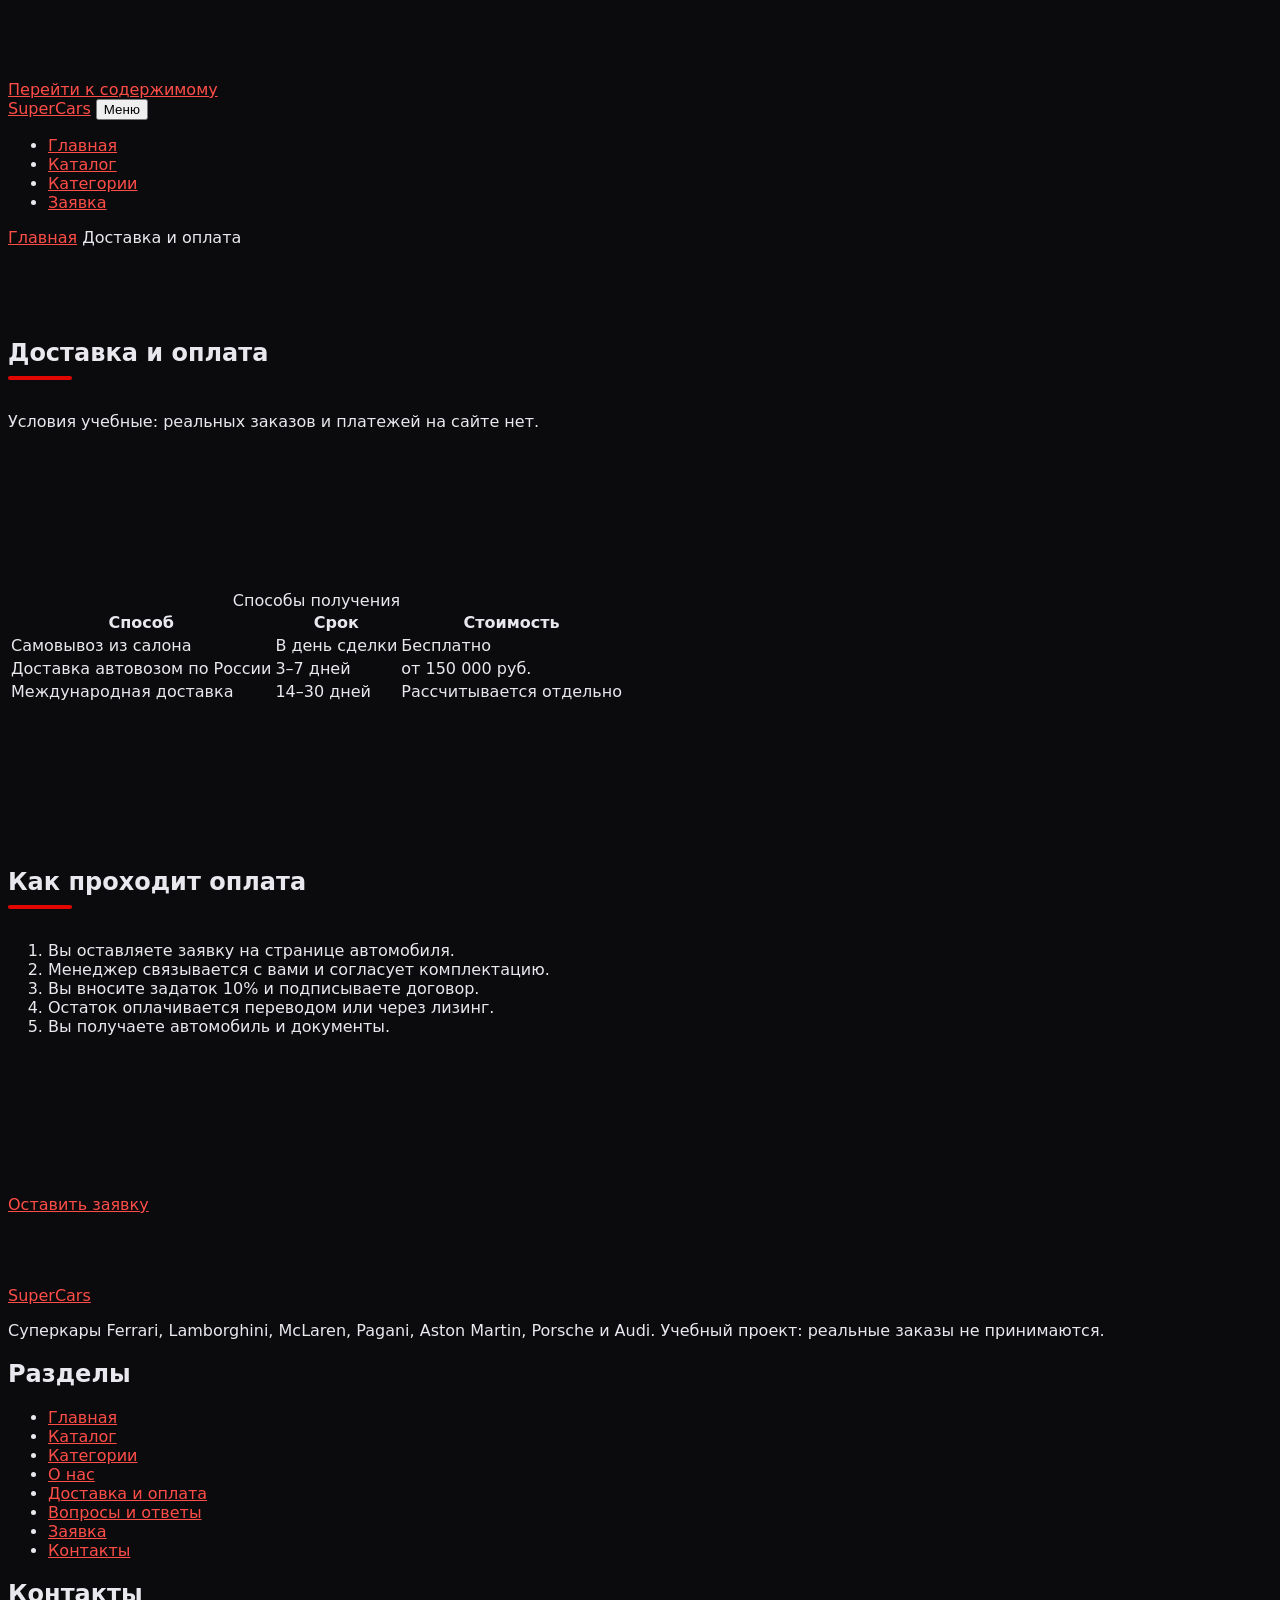
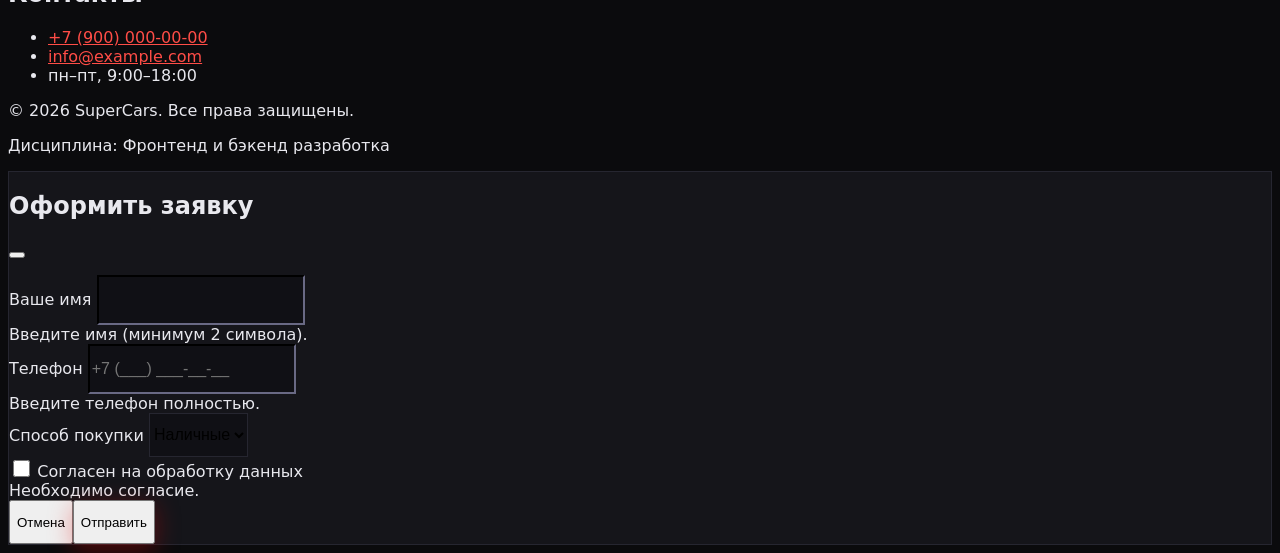
<file: delivery.html>
<!DOCTYPE html>
<html lang="ru">
<head>
  <meta charset="UTF-8">
  <meta name="viewport" content="width=device-width, initial-scale=1.0">
  <meta name="description" content="Способы доставки суперкаров и порядок оплаты.">
  <meta name="theme-color" content="#0c0c0f">
  <title>Доставка и оплата — SuperCars</title>
  <link rel="stylesheet" href="css/style.css">
  <script src="js/products.js" defer></script>
  <script src="js/main.js" defer></script>
</head>
<body id="top">
  <a class="skip-link" href="#main">Перейти к содержимому</a>
    <header class="site-header">
    <div class="site-header__inner">
      <a class="site-header__logo" href="index.html">SuperCars</a>

      <button class="site-header__burger" type="button" aria-expanded="false" aria-controls="site-nav">Меню</button>

      <nav class="site-nav" id="site-nav" aria-label="Основная навигация">
        <ul class="site-nav__list">
          <li class="site-nav__item"><a class="site-nav__link" href="index.html">Главная</a></li>
          <li class="site-nav__item"><a class="site-nav__link" href="catalog.html">Каталог</a></li>
          <li class="site-nav__item"><a class="site-nav__link" href="category.html">Категории</a></li>
          <li class="site-nav__item"><a class="site-nav__link site-nav__link--cta" href="order.html">Заявка</a></li>
        </ul>
      </nav>
    </div>
  </header>

  <main class="page" id="main">
    <nav class="breadcrumbs" aria-label="Хлебные крошки">
      <a class="breadcrumbs__link" href="index.html">Главная</a>
      <span class="breadcrumbs__current">Доставка и оплата</span>
    </nav>

    <section class="section">
      <h1 class="section__title">Доставка и оплата</h1>
      <p>Условия учебные: реальных заказов и платежей на сайте нет.</p>
    </section>

    <section class="section">
      <div class="table-wrap" role="region" aria-label="Таблица способов получения" tabindex="0">
      <table class="product-table product-table--stack">
        <caption class="product-table__caption">Способы получения</caption>
        <thead>
          <tr>
            <th class="product-table__head">Способ</th>
            <th class="product-table__head">Срок</th>
            <th class="product-table__head">Стоимость</th>
          </tr>
        </thead>
        <tbody>
          <tr>
            <td class="product-table__cell" data-label="Способ">Самовывоз из салона</td>
            <td class="product-table__cell" data-label="Срок">В день сделки</td>
            <td class="product-table__cell" data-label="Стоимость">Бесплатно</td>
          </tr>
          <tr>
            <td class="product-table__cell" data-label="Способ">Доставка автовозом по России</td>
            <td class="product-table__cell" data-label="Срок">3–7 дней</td>
            <td class="product-table__cell" data-label="Стоимость">от 150 000 руб.</td>
          </tr>
          <tr>
            <td class="product-table__cell" data-label="Способ">Международная доставка</td>
            <td class="product-table__cell" data-label="Срок">14–30 дней</td>
            <td class="product-table__cell" data-label="Стоимость">Рассчитывается отдельно</td>
          </tr>
        </tbody>
      </table>
      </div>
    </section>

    <section class="section">
      <h2 class="section__title">Как проходит оплата</h2>
      <ol class="steps">
        <li class="steps__item">Вы оставляете заявку на странице автомобиля.</li>
        <li class="steps__item">Менеджер связывается с вами и согласует комплектацию.</li>
        <li class="steps__item">Вы вносите задаток 10% и подписываете договор.</li>
        <li class="steps__item">Остаток оплачивается переводом или через лизинг.</li>
        <li class="steps__item">Вы получаете автомобиль и документы.</li>
      </ol>
    </section>

    <section class="section">
      <a class="button button--primary" href="order.html">Оставить заявку</a>
    </section>
  </main>

  <footer class="site-footer">
    <div class="site-footer__inner">
      <div class="site-footer__brand">
        <a class="site-header__logo" href="index.html">SuperCars</a>
        <p class="site-footer__text">Суперкары Ferrari, Lamborghini, McLaren, Pagani, Aston Martin, Porsche и Audi. Учебный проект: реальные заказы не принимаются.</p>
      </div>
      <nav aria-label="Разделы сайта">
        <h2 class="site-footer__title">Разделы</h2>
        <ul class="site-footer__list">
          <li><a class="site-footer__link" href="index.html">Главная</a></li>
          <li><a class="site-footer__link" href="catalog.html">Каталог</a></li>
          <li><a class="site-footer__link" href="category.html">Категории</a></li>
          <li><a class="site-footer__link" href="about.html">О нас</a></li>
          <li><a class="site-footer__link" href="delivery.html">Доставка и оплата</a></li>
          <li><a class="site-footer__link" href="faq.html">Вопросы и ответы</a></li>
          <li><a class="site-footer__link" href="order.html">Заявка</a></li>
          <li><a class="site-footer__link" href="contacts.html">Контакты</a></li>
        </ul>
      </nav>
      <div>
        <h2 class="site-footer__title">Контакты</h2>
        <ul class="site-footer__list">
          <li><a class="site-footer__link" href="tel:+79000000000">+7 (900) 000-00-00</a></li>
          <li><a class="site-footer__link" href="mailto:info@example.com">info@example.com</a></li>
          <li class="site-footer__text">пн–пт, 9:00–18:00</li>
        </ul>
      </div>
    </div>
    <div class="site-footer__bottom">
      <p class="site-footer__text">&copy; 2026 SuperCars. Все права защищены.</p>
      <p class="site-footer__text">Дисциплина: Фронтенд и бэкенд разработка</p>
    </div>
  </footer>

  <a class="to-top" href="#top" aria-label="Наверх" title="Наверх"></a>
</body>
</html>
</file>
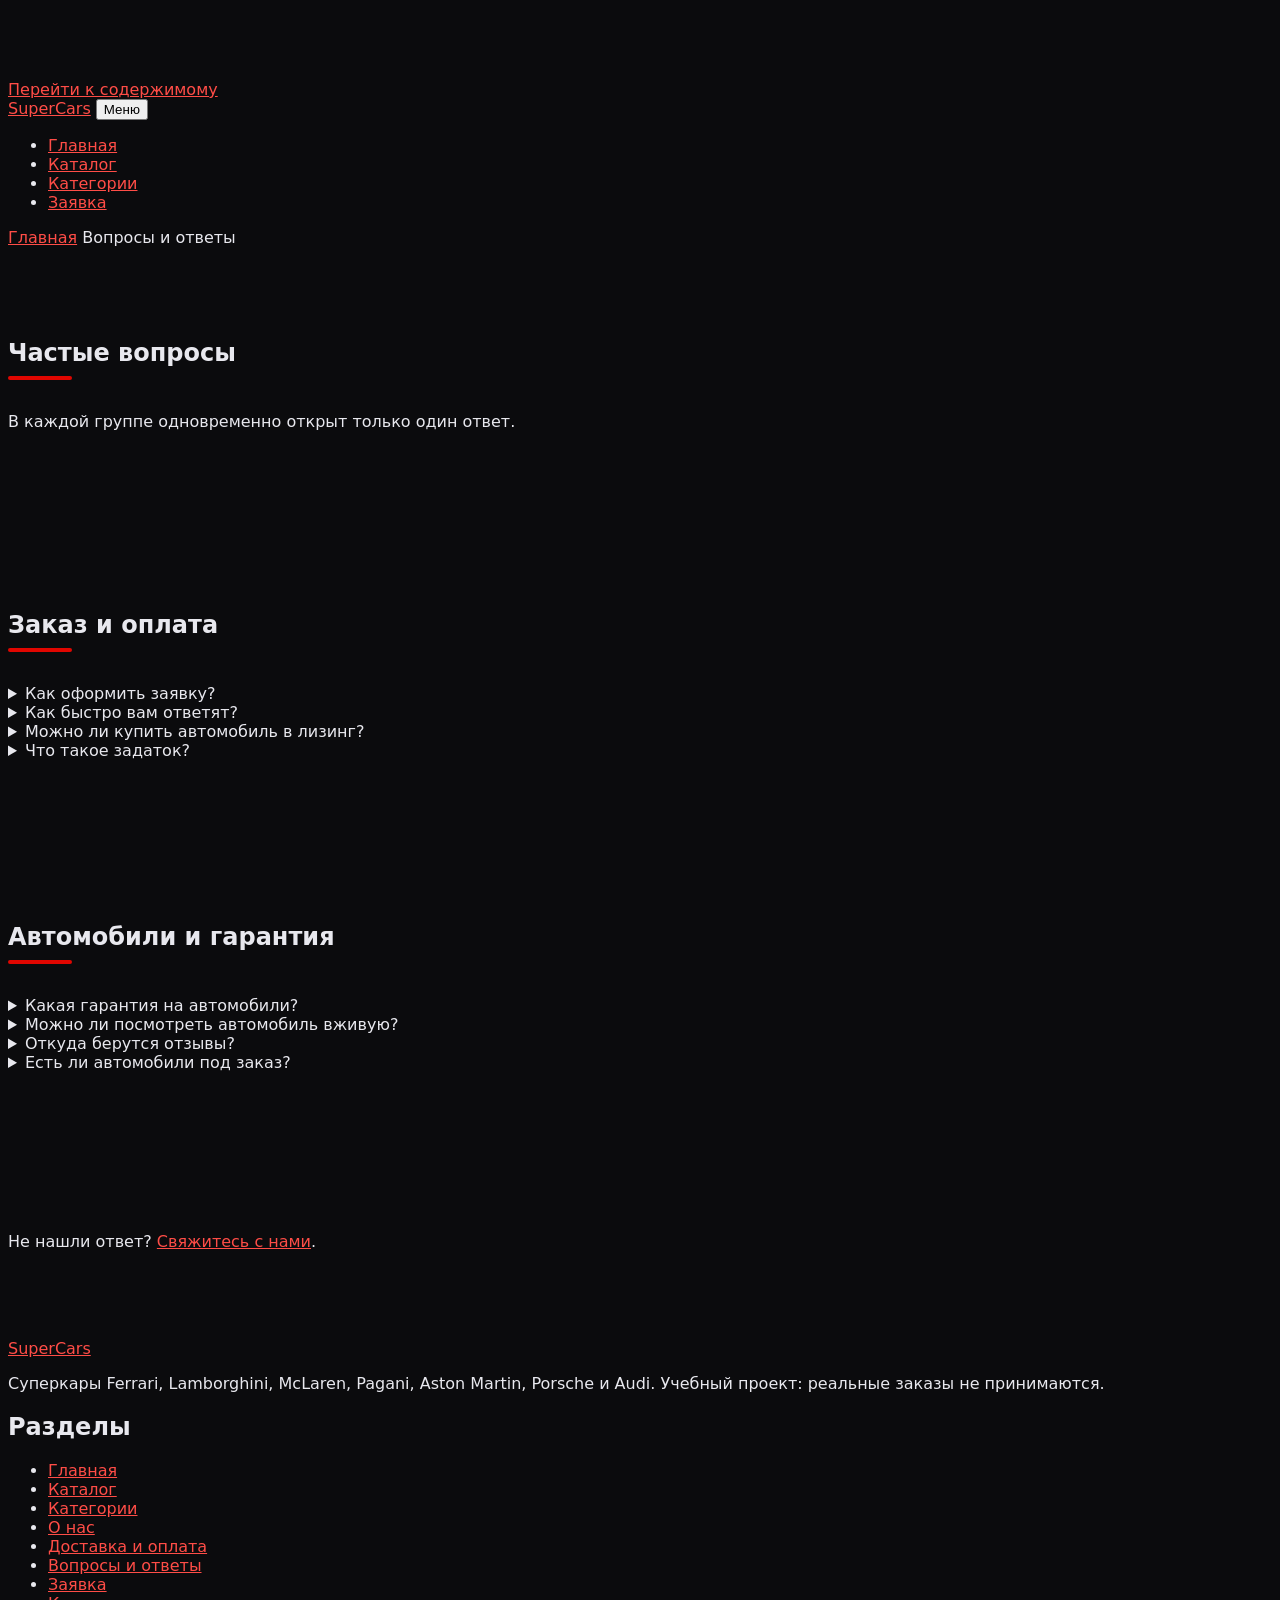
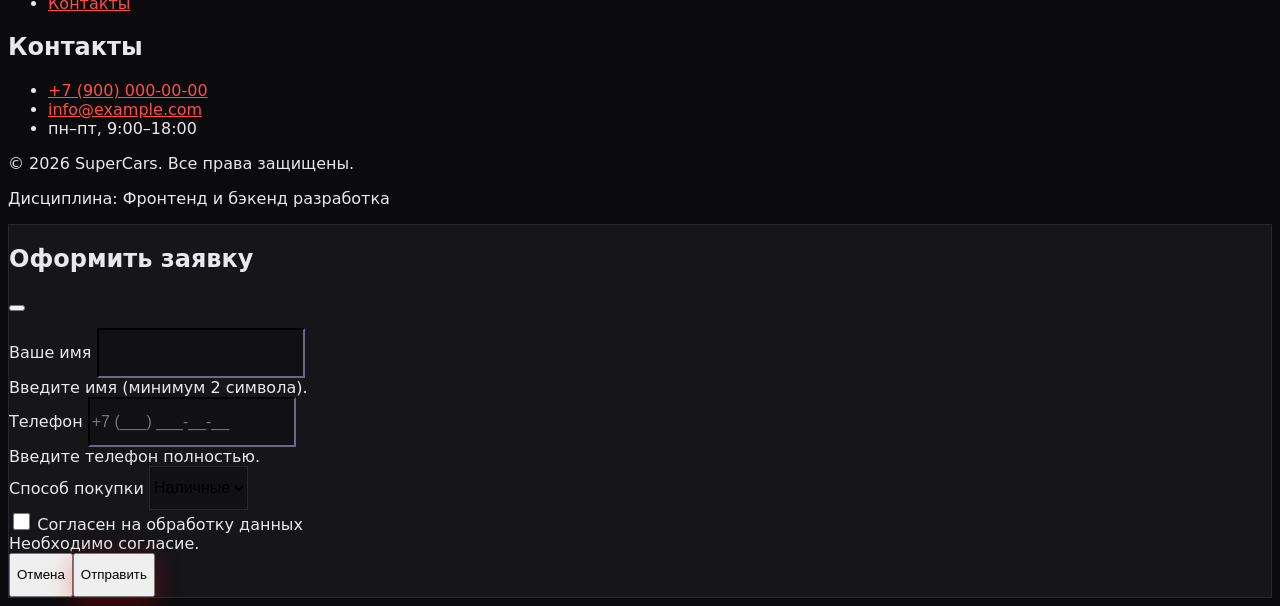
<file: faq.html>
<!DOCTYPE html>
<html lang="ru">
<head>
  <meta charset="UTF-8">
  <meta name="viewport" content="width=device-width, initial-scale=1.0">
  <meta name="description" content="Ответы на частые вопросы о заявках, оплате, гарантии и автомобилях.">
  <meta name="theme-color" content="#0c0c0f">
  <title>Частые вопросы — SuperCars</title>
  <link rel="stylesheet" href="css/style.css">
  <script src="js/products.js" defer></script>
  <script src="js/main.js" defer></script>
</head>
<body id="top">
  <a class="skip-link" href="#main">Перейти к содержимому</a>
    <header class="site-header">
    <div class="site-header__inner">
      <a class="site-header__logo" href="index.html">SuperCars</a>

      <button class="site-header__burger" type="button" aria-expanded="false" aria-controls="site-nav">Меню</button>

      <nav class="site-nav" id="site-nav" aria-label="Основная навигация">
        <ul class="site-nav__list">
          <li class="site-nav__item"><a class="site-nav__link" href="index.html">Главная</a></li>
          <li class="site-nav__item"><a class="site-nav__link" href="catalog.html">Каталог</a></li>
          <li class="site-nav__item"><a class="site-nav__link" href="category.html">Категории</a></li>
          <li class="site-nav__item"><a class="site-nav__link site-nav__link--cta" href="order.html">Заявка</a></li>
        </ul>
      </nav>
    </div>
  </header>

  <main class="page" id="main">
    <nav class="breadcrumbs" aria-label="Хлебные крошки">
      <a class="breadcrumbs__link" href="index.html">Главная</a>
      <span class="breadcrumbs__current">Вопросы и ответы</span>
    </nav>

    <section class="section">
      <h1 class="section__title">Частые вопросы</h1>
      <p>В каждой группе одновременно открыт только один ответ.</p>
    </section>

    <section class="section">
      <h2 class="section__title">Заказ и оплата</h2>
      <div class="faq">
        <details class="faq__item" name="faq-order">
          <summary class="faq__question">Как оформить заявку?</summary>
          <p class="faq__answer">Нажмите «Заказать» у автомобиля на главной странице или откройте страницу «Заявка» и заполните форму.</p>
        </details>
        <details class="faq__item" name="faq-order">
          <summary class="faq__question">Как быстро вам ответят?</summary>
          <p class="faq__answer">Это учебный проект, поэтому заявки никуда не отправляются. В реальном магазине менеджер отвечал бы в течение рабочего дня.</p>
        </details>
        <details class="faq__item" name="faq-order">
          <summary class="faq__question">Можно ли купить автомобиль в лизинг?</summary>
          <p class="faq__answer">Да, в учебном сценарии остаток суммы можно оплатить через лизинг. Подробности указаны на странице «Доставка».</p>
        </details>
        <details class="faq__item" name="faq-order">
          <summary class="faq__question">Что такое задаток?</summary>
          <p class="faq__answer">Это часть стоимости (10%), которая закрепляет автомобиль за вами на время оформления договора.</p>
        </details>
      </div>
    </section>

    <section class="section">
      <h2 class="section__title">Автомобили и гарантия</h2>
      <div class="faq">
        <details class="faq__item" name="faq-cars">
          <summary class="faq__question">Какая гарантия на автомобили?</summary>
          <p class="faq__answer">От 24 до 36 месяцев в зависимости от модели. Точный срок указан в таблице характеристик.</p>
        </details>
        <details class="faq__item" name="faq-cars">
          <summary class="faq__question">Можно ли посмотреть автомобиль вживую?</summary>
          <p class="faq__answer">Да, запишитесь на просмотр через страницу «Контакты» или оставьте заявку.</p>
        </details>
        <details class="faq__item" name="faq-cars">
          <summary class="faq__question">Откуда берутся отзывы?</summary>
          <p class="faq__answer">Стандартные отзывы заложены в проект, а новые вы можете добавить сами на странице автомобиля.</p>
        </details>
        <details class="faq__item" name="faq-cars">
          <summary class="faq__question">Есть ли автомобили под заказ?</summary>
          <p class="faq__answer">Да, у части моделей статус «Под заказ». Срок поставки уточняет менеджер.</p>
        </details>
      </div>
    </section>

    <section class="section">
      <p>Не нашли ответ? <a href="contacts.html">Свяжитесь с нами</a>.</p>
    </section>
  </main>

  <footer class="site-footer">
    <div class="site-footer__inner">
      <div class="site-footer__brand">
        <a class="site-header__logo" href="index.html">SuperCars</a>
        <p class="site-footer__text">Суперкары Ferrari, Lamborghini, McLaren, Pagani, Aston Martin, Porsche и Audi. Учебный проект: реальные заказы не принимаются.</p>
      </div>
      <nav aria-label="Разделы сайта">
        <h2 class="site-footer__title">Разделы</h2>
        <ul class="site-footer__list">
          <li><a class="site-footer__link" href="index.html">Главная</a></li>
          <li><a class="site-footer__link" href="catalog.html">Каталог</a></li>
          <li><a class="site-footer__link" href="category.html">Категории</a></li>
          <li><a class="site-footer__link" href="about.html">О нас</a></li>
          <li><a class="site-footer__link" href="delivery.html">Доставка и оплата</a></li>
          <li><a class="site-footer__link" href="faq.html">Вопросы и ответы</a></li>
          <li><a class="site-footer__link" href="order.html">Заявка</a></li>
          <li><a class="site-footer__link" href="contacts.html">Контакты</a></li>
        </ul>
      </nav>
      <div>
        <h2 class="site-footer__title">Контакты</h2>
        <ul class="site-footer__list">
          <li><a class="site-footer__link" href="tel:+79000000000">+7 (900) 000-00-00</a></li>
          <li><a class="site-footer__link" href="mailto:info@example.com">info@example.com</a></li>
          <li class="site-footer__text">пн–пт, 9:00–18:00</li>
        </ul>
      </div>
    </div>
    <div class="site-footer__bottom">
      <p class="site-footer__text">&copy; 2026 SuperCars. Все права защищены.</p>
      <p class="site-footer__text">Дисциплина: Фронтенд и бэкенд разработка</p>
    </div>
  </footer>

  <a class="to-top" href="#top" aria-label="Наверх" title="Наверх"></a>
</body>
</html>
</file>
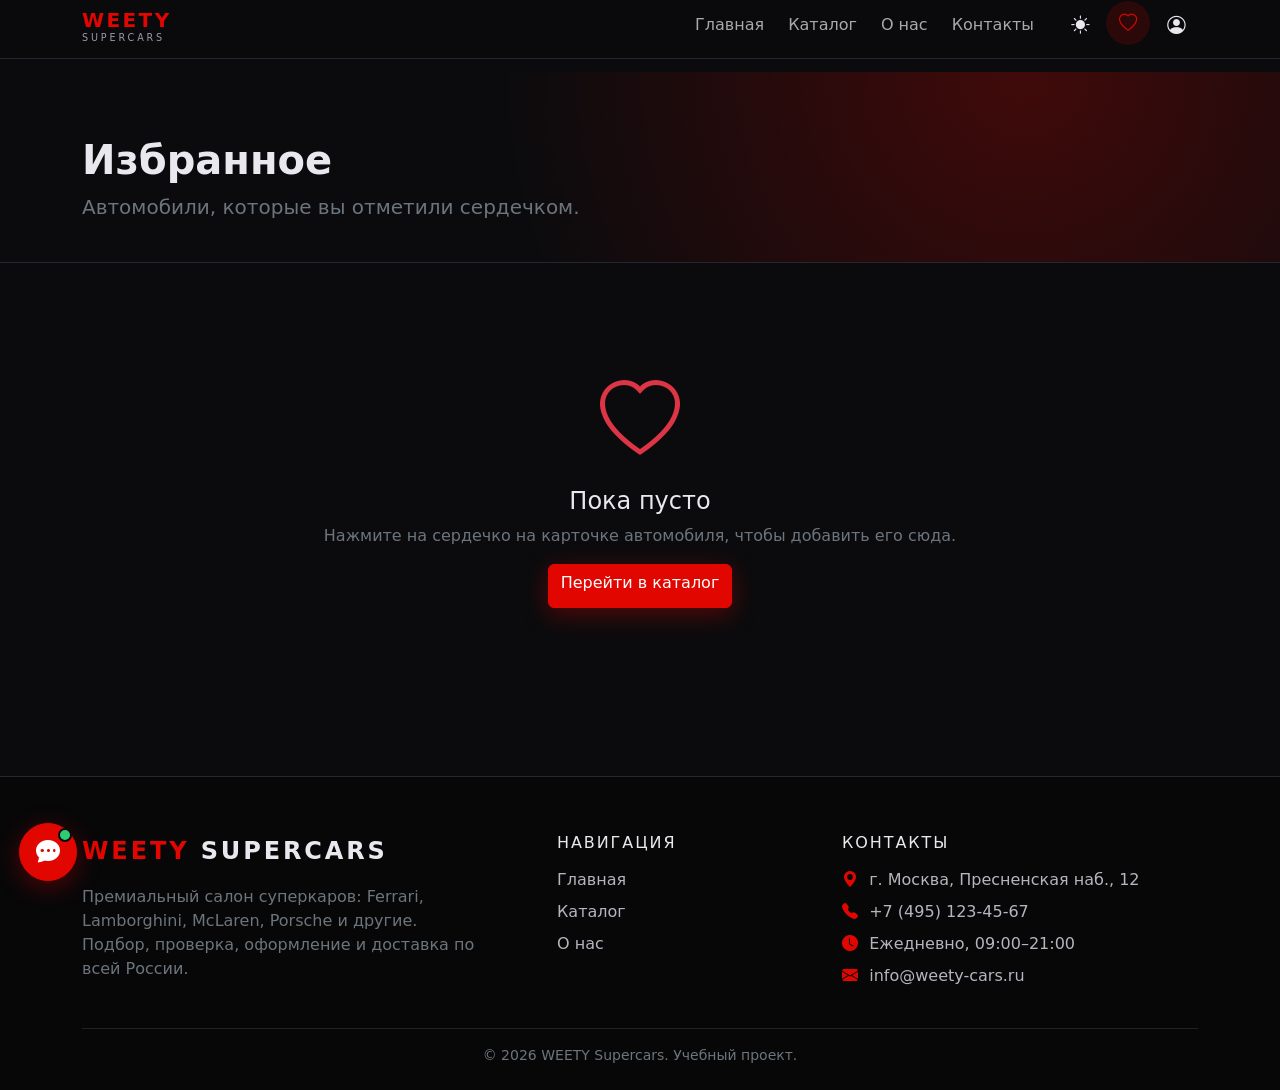
<file: favorites.html>
<!DOCTYPE html>
<html lang="ru" data-bs-theme="dark">
<head>
<meta charset="UTF-8">
<meta name="viewport" content="width=device-width, initial-scale=1, viewport-fit=cover">
<meta name="description" content="Ваши избранные суперкары.">
<meta name="theme-color" content="#0b0b0d">
<link rel="canonical" href="https://weety-cars.ru/favorites.html">
<meta name="robots" content="noindex, follow">
<meta property="og:type" content="website">
<meta property="og:site_name" content="WEETY Supercars">
<meta property="og:locale" content="ru_RU">
<meta property="og:title" content="Избранное — WEETY Supercars">
<meta property="og:description" content="Ваши избранные суперкары.">
<meta property="og:url" content="https://weety-cars.ru/favorites.html">
<meta property="og:image" content="https://weety-cars.ru/images/optimized/og-cover.jpg">
<meta property="og:image:width" content="1200">
<meta property="og:image:height" content="630">
<meta property="og:image:alt" content="Красный суперкар Ferrari SF90 Stradale">
<meta name="twitter:card" content="summary_large_image">
<meta name="twitter:title" content="Избранное — WEETY Supercars">
<meta name="twitter:description" content="Ваши избранные суперкары.">
<meta name="twitter:image" content="https://weety-cars.ru/images/optimized/og-cover.jpg">
<meta name="mobile-web-app-capable" content="yes">
<meta name="apple-mobile-web-app-capable" content="yes">
<meta name="apple-mobile-web-app-title" content="WEETY">
<link rel="manifest" href="manifest.webmanifest">
<link rel="icon" href="icons/icon-192.png" type="image/png">
<link rel="apple-touch-icon" href="icons/icon-192.png">
<link rel="preconnect" href="https://cdn.jsdelivr.net" crossorigin>
<script type="application/ld+json">{"@context": "https://schema.org", "@type": "AutoDealer", "name": "WEETY Supercars", "url": "https://weety-cars.ru", "image": "https://weety-cars.ru/images/optimized/og-cover.jpg", "telephone": "+74951234567", "email": "info@weety-cars.ru", "priceRange": "₽₽₽₽", "address": {"@type": "PostalAddress", "streetAddress": "Пресненская наб., 12", "addressLocality": "Москва", "addressCountry": "RU"}, "geo": {"@type": "GeoCoordinates", "latitude": 55.748, "longitude": 37.5365}, "openingHoursSpecification": {"@type": "OpeningHoursSpecification", "dayOfWeek": ["Monday", "Tuesday", "Wednesday", "Thursday", "Friday", "Saturday", "Sunday"], "opens": "09:00", "closes": "21:00"}}</script>
<script>try{var t=localStorage.getItem("weety:theme")||"dark";document.documentElement.setAttribute("data-bs-theme",t)}catch(e){}</script>
<title>Избранное — WEETY Supercars</title>
<link href="https://cdn.jsdelivr.net/npm/bootstrap@5.3.3/dist/css/bootstrap.min.css" rel="stylesheet">
<link href="https://cdn.jsdelivr.net/npm/bootstrap-icons@1.11.3/font/bootstrap-icons.min.css" rel="stylesheet">
<link href="css/style.css" rel="stylesheet">
<script src="https://cdn.jsdelivr.net/npm/bootstrap@5.3.3/dist/js/bootstrap.bundle.min.js" defer></script>
<script src="js/data.js" defer></script>
<script src="js/main.js" defer></script>
</head>
<body data-page="favorites">
<header>
<nav class="navbar navbar-expand-lg fixed-top" aria-label="Основная навигация">
  <div class="container">
    <a class="navbar-brand" href="index.html"><span>WEETY</span><small>SUPERCARS</small></a>
    <div class="d-flex align-items-center gap-1 ms-auto ms-lg-0 order-2 order-lg-3">
      <button class="icon-btn" type="button" id="themeBtn" aria-label="Переключить тему оформления"><i class="bi bi-sun-fill"></i></button>
      <a class="icon-btn position-relative active" href="favorites.html" aria-label="Избранное"><i class="bi bi-heart"></i><span class="badge rounded-pill bg-danger fav-badge" id="favCount" hidden>0</span></a>
      <a class="icon-btn" href="account.html" id="accLink" aria-label="Личный кабинет"><i class="bi bi-person-circle"></i></a>
    </div>
    <button class="navbar-toggler order-3 ms-2" type="button" data-bs-toggle="collapse" data-bs-target="#menu" aria-controls="menu" aria-expanded="false" aria-label="Открыть меню"><span class="navbar-toggler-icon"></span></button>
    <div class="collapse navbar-collapse order-4 order-lg-2" id="menu"><ul class="navbar-nav ms-auto me-lg-3 gap-lg-2"><li class="nav-item"><a class="nav-link" href="index.html">Главная</a></li><li class="nav-item"><a class="nav-link" href="catalog.html">Каталог</a></li><li class="nav-item"><a class="nav-link" href="about.html">О нас</a></li><li class="nav-item"><a class="nav-link" href="contacts.html">Контакты</a></li></ul></div>
  </div>
</nav>
</header>
<main>
<section class="page-hero"><div class="container"><h1>Избранное</h1><p class="text-secondary lead mb-0">Автомобили, которые вы отметили сердечком.</p></div></section>
<section class="section"><div class="container">
  <p class="text-secondary" id="favInfo" aria-live="polite"></p>
  <div class="row g-4" id="favGrid"></div>
  <div class="text-center py-5" id="favEmpty" hidden><i class="bi bi-heart display-1 text-danger"></i><h2 class="h4 mt-3">Пока пусто</h2><p class="text-secondary">Нажмите на сердечко на карточке автомобиля, чтобы добавить его сюда.</p><a class="btn btn-red" href="catalog.html">Перейти в каталог</a></div>
</div></section></main>
<footer class="footer">
<div class="container">
  <div class="row g-4">
    <div class="col-lg-5">
      <a class="navbar-brand footer-brand text-decoration-none fs-4" href="index.html"><span style="color:var(--w-red)">WEETY</span> SUPERCARS</a>
      <p class="text-secondary mt-3 pe-lg-5">Премиальный салон суперкаров: Ferrari, Lamborghini, McLaren, Porsche и другие. Подбор, проверка, оформление и доставка по всей России.</p>
    </div>
    <div class="col-6 col-lg-3">
      <h2>Навигация</h2>
      <nav aria-label="Навигация в подвале"><ul class="list-unstyled">
        <li><a href="index.html">Главная</a></li><li><a href="catalog.html">Каталог</a></li><li><a href="about.html">О нас</a></li>
      </ul></nav>
    </div>
    <div class="col-12 col-lg-4">
      <h2>Контакты</h2>
      <ul class="list-unstyled contacts">
        <li><i class="bi bi-geo-alt-fill"></i><span>г. Москва, Пресненская наб., 12</span></li>
        <li><i class="bi bi-telephone-fill"></i><a href="tel:+74951234567">+7 (495) 123-45-67</a></li>
        <li><i class="bi bi-clock-fill"></i><span>Ежедневно, 09:00–21:00</span></li>
        <li><i class="bi bi-envelope-fill"></i><a href="mailto:info@weety-cars.ru">info@weety-cars.ru</a></li>
      </ul>
    </div>
  </div>
  <hr class="border-secondary mt-4">
  <p class="text-secondary small text-center mb-0">© 2026 WEETY Supercars. Учебный проект.</p>
</div>
</footer>
</body>
</html>
</file>
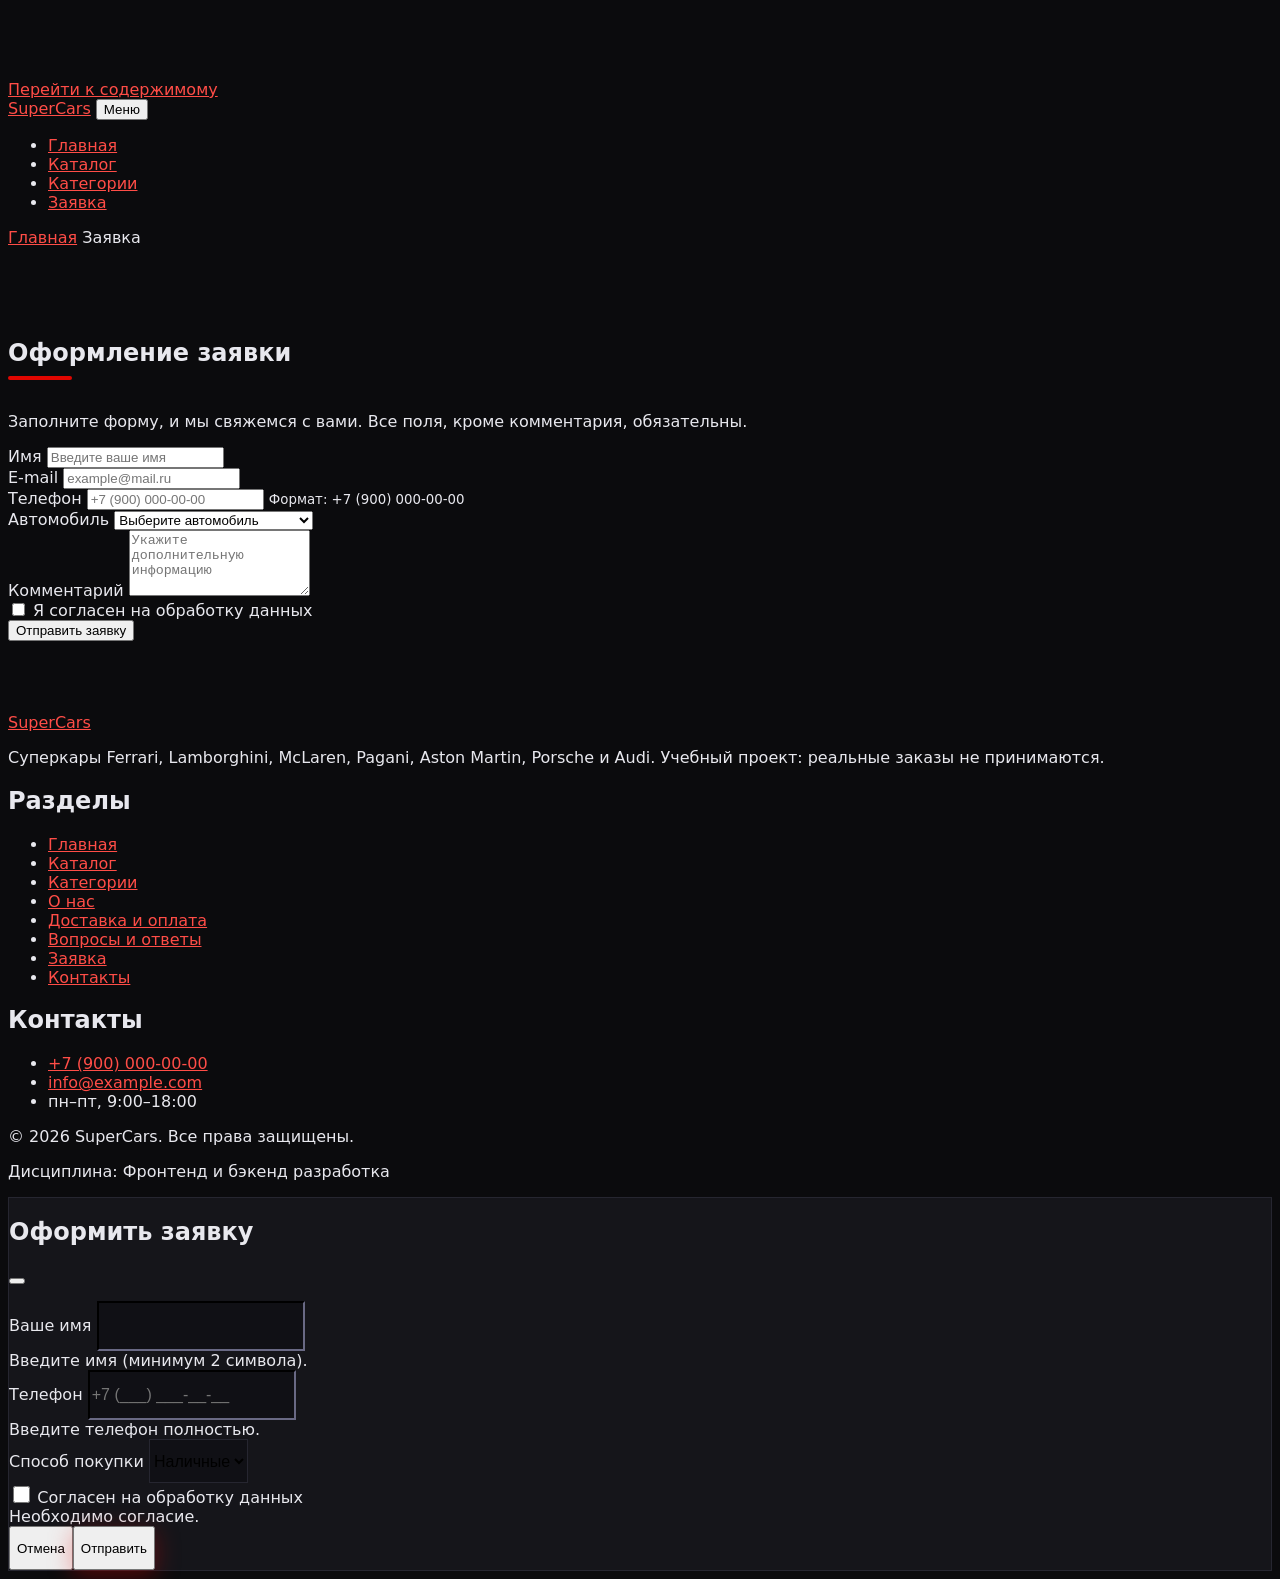
<file: order.html>
<!DOCTYPE html>
<html lang="ru">
<head>
  <meta charset="UTF-8">
  <meta name="viewport" content="width=device-width, initial-scale=1.0">
  <meta name="description" content="Форма заявки на покупку или консультацию по суперкару.">
  <meta name="theme-color" content="#0c0c0f">
  <title>Заявка — SuperCars</title>
  <link rel="stylesheet" href="css/style.css">
  <script src="js/products.js" defer></script>
  <script src="js/main.js" defer></script>
</head>
<body id="top">
  <a class="skip-link" href="#main">Перейти к содержимому</a>
    <header class="site-header">
    <div class="site-header__inner">
      <a class="site-header__logo" href="index.html">SuperCars</a>

      <button class="site-header__burger" type="button" aria-expanded="false" aria-controls="site-nav">Меню</button>

      <nav class="site-nav" id="site-nav" aria-label="Основная навигация">
        <ul class="site-nav__list">
          <li class="site-nav__item"><a class="site-nav__link" href="index.html">Главная</a></li>
          <li class="site-nav__item"><a class="site-nav__link" href="catalog.html">Каталог</a></li>
          <li class="site-nav__item"><a class="site-nav__link" href="category.html">Категории</a></li>
          <li class="site-nav__item"><a class="site-nav__link site-nav__link--cta site-nav__link--active" href="order.html" aria-current="page">Заявка</a></li>
        </ul>
      </nav>
    </div>
  </header>

  <main class="page" id="main">
    <nav class="breadcrumbs" aria-label="Хлебные крошки">
      <a class="breadcrumbs__link" href="index.html">Главная</a>
      <span class="breadcrumbs__current">Заявка</span>
    </nav>

    <section class="section">
      <h1 class="section__title">Оформление заявки</h1>
      <p>Заполните форму, и мы свяжемся с вами. Все поля, кроме комментария, обязательны.</p>

      <form class="order-form" id="order-form" action="#" method="post" novalidate>
        <div class="order-form__field">
          <label class="order-form__label" for="order-name">Имя</label>
          <input class="order-form__input" id="order-name" name="name" type="text"
                 placeholder="Введите ваше имя" minlength="2" autocomplete="given-name" required>
        </div>

        <div class="order-form__field">
          <label class="order-form__label" for="order-email">E-mail</label>
          <input class="order-form__input" id="order-email" name="email" type="email"
                 placeholder="example@mail.ru" autocomplete="email" required>
        </div>

        <div class="order-form__field">
          <label class="order-form__label" for="order-phone">Телефон</label>
          <input class="order-form__input" id="order-phone" name="phone" type="tel" inputmode="tel"
                 placeholder="+7 (900) 000-00-00"
                 pattern="^\+7 \(\d{3}\) \d{3}-\d{2}-\d{2}$" required>
          <small class="order-form__hint">Формат: +7 (900) 000-00-00</small>
        </div>

        <div class="order-form__field">
          <label class="order-form__label" for="order-product">Автомобиль</label>
          <select class="order-form__select" id="order-product" name="product" required>
            <option value="">Выберите автомобиль</option>
            <option value="sf90">Ferrari SF90 Stradale</option>
            <option value="huracan">Lamborghini Huracán Tecnica</option>
            <option value="750s">McLaren 750S</option>
            <option value="296gtb">Ferrari 296 GTB</option>
            <option value="huayra">Pagani Huayra</option>
            <option value="artura">McLaren Artura</option>
            <option value="vantage">Aston Martin Vantage</option>
            <option value="gt3rs">Porsche 911 GT3 RS</option>
            <option value="r8">Audi R8 V10 performance</option>
          </select>
        </div>

        <div class="order-form__field order-form__field--full">
          <label class="order-form__label" for="order-comment">Комментарий</label>
          <textarea class="order-form__textarea" id="order-comment" name="comment" rows="4"
                    placeholder="Укажите дополнительную информацию"></textarea>
        </div>

        <div class="order-form__field order-form__field--full">
          <label class="order-form__label">
            <input class="order-form__checkbox" id="order-agreement" name="agreement" type="checkbox" required>
            Я согласен на обработку данных
          </label>
        </div>

        <div class="order-form__actions">
          <button class="button button--primary" type="submit">Отправить заявку</button>
        </div>
      </form>

      <p class="success-message" id="success-message" hidden>
        Форма успешно отправлена!
      </p>
    </section>
  </main>

  <footer class="site-footer">
    <div class="site-footer__inner">
      <div class="site-footer__brand">
        <a class="site-header__logo" href="index.html">SuperCars</a>
        <p class="site-footer__text">Суперкары Ferrari, Lamborghini, McLaren, Pagani, Aston Martin, Porsche и Audi. Учебный проект: реальные заказы не принимаются.</p>
      </div>
      <nav aria-label="Разделы сайта">
        <h2 class="site-footer__title">Разделы</h2>
        <ul class="site-footer__list">
          <li><a class="site-footer__link" href="index.html">Главная</a></li>
          <li><a class="site-footer__link" href="catalog.html">Каталог</a></li>
          <li><a class="site-footer__link" href="category.html">Категории</a></li>
          <li><a class="site-footer__link" href="about.html">О нас</a></li>
          <li><a class="site-footer__link" href="delivery.html">Доставка и оплата</a></li>
          <li><a class="site-footer__link" href="faq.html">Вопросы и ответы</a></li>
          <li><a class="site-footer__link" href="order.html">Заявка</a></li>
          <li><a class="site-footer__link" href="contacts.html">Контакты</a></li>
        </ul>
      </nav>
      <div>
        <h2 class="site-footer__title">Контакты</h2>
        <ul class="site-footer__list">
          <li><a class="site-footer__link" href="tel:+79000000000">+7 (900) 000-00-00</a></li>
          <li><a class="site-footer__link" href="mailto:info@example.com">info@example.com</a></li>
          <li class="site-footer__text">пн–пт, 9:00–18:00</li>
        </ul>
      </div>
    </div>
    <div class="site-footer__bottom">
      <p class="site-footer__text">&copy; 2026 SuperCars. Все права защищены.</p>
      <p class="site-footer__text">Дисциплина: Фронтенд и бэкенд разработка</p>
    </div>
  </footer>

  <a class="to-top" href="#top" aria-label="Наверх" title="Наверх"></a>
</body>
</html>
</file>
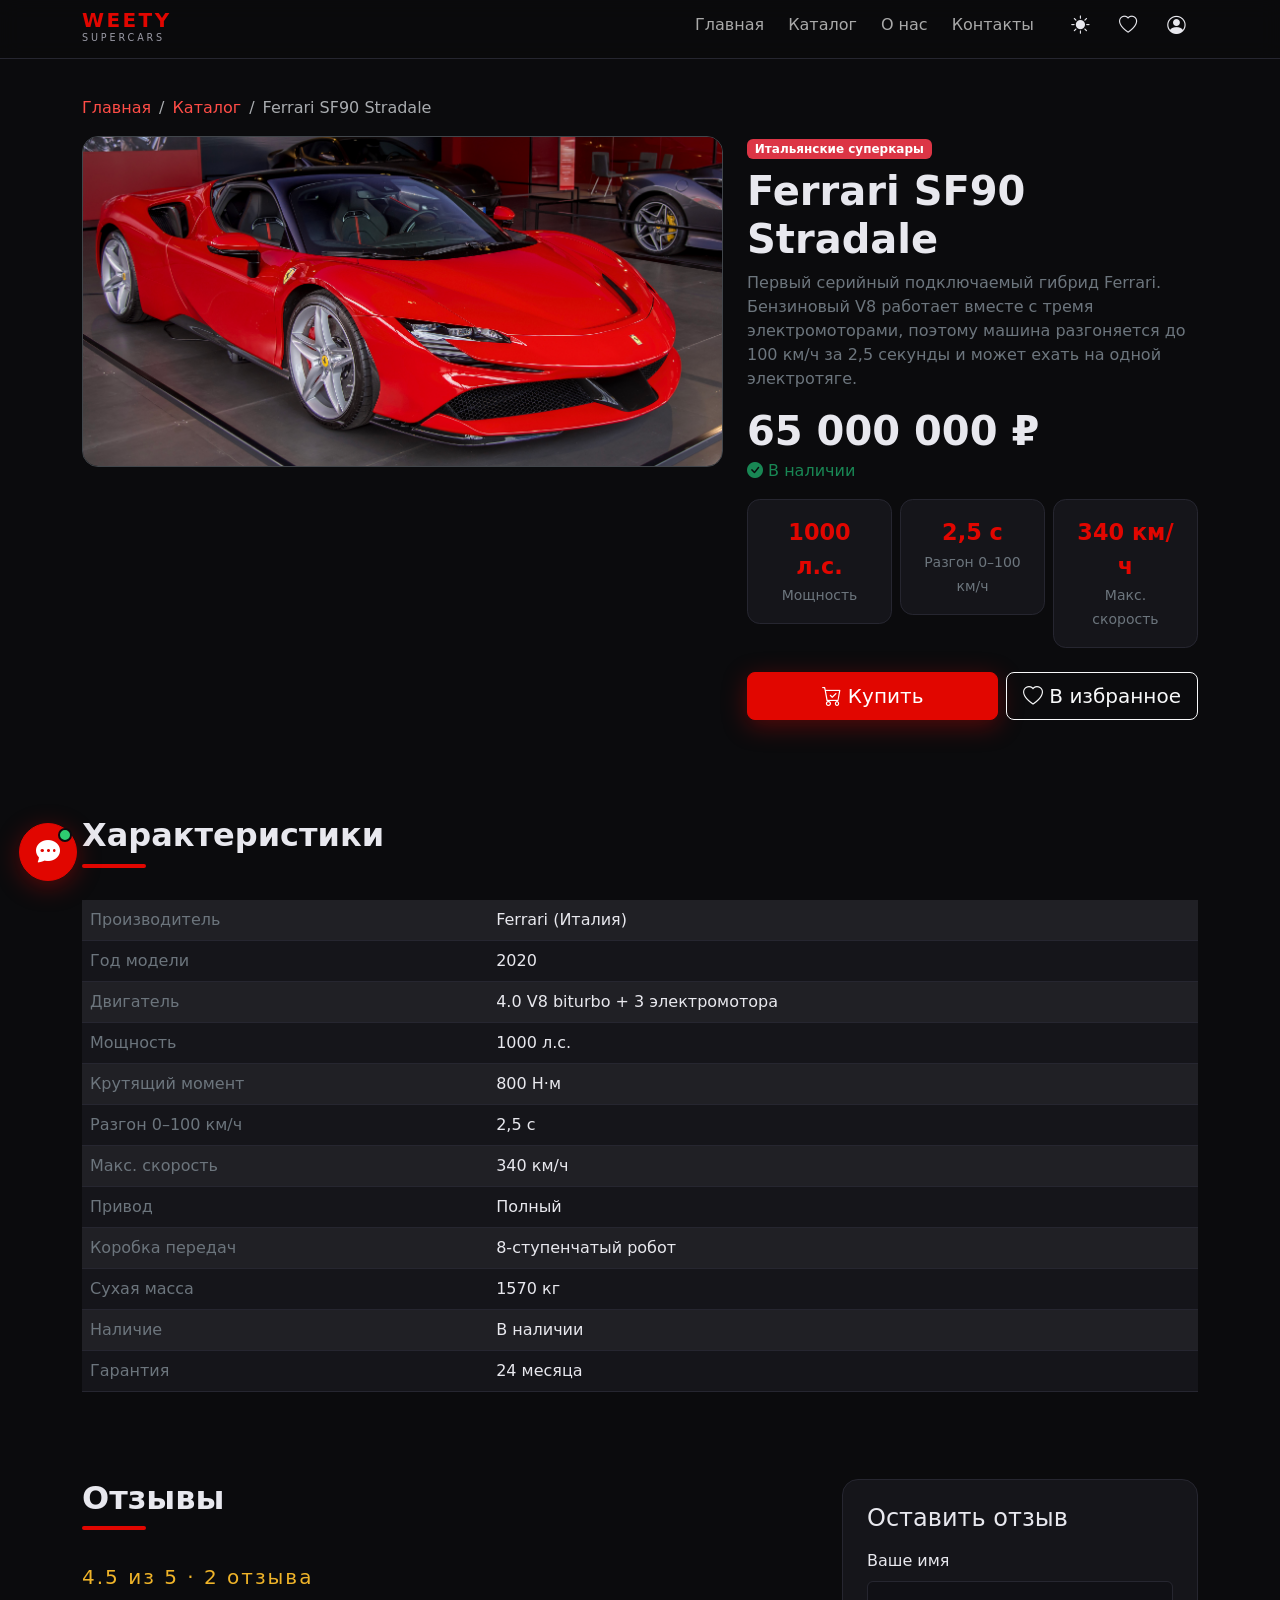
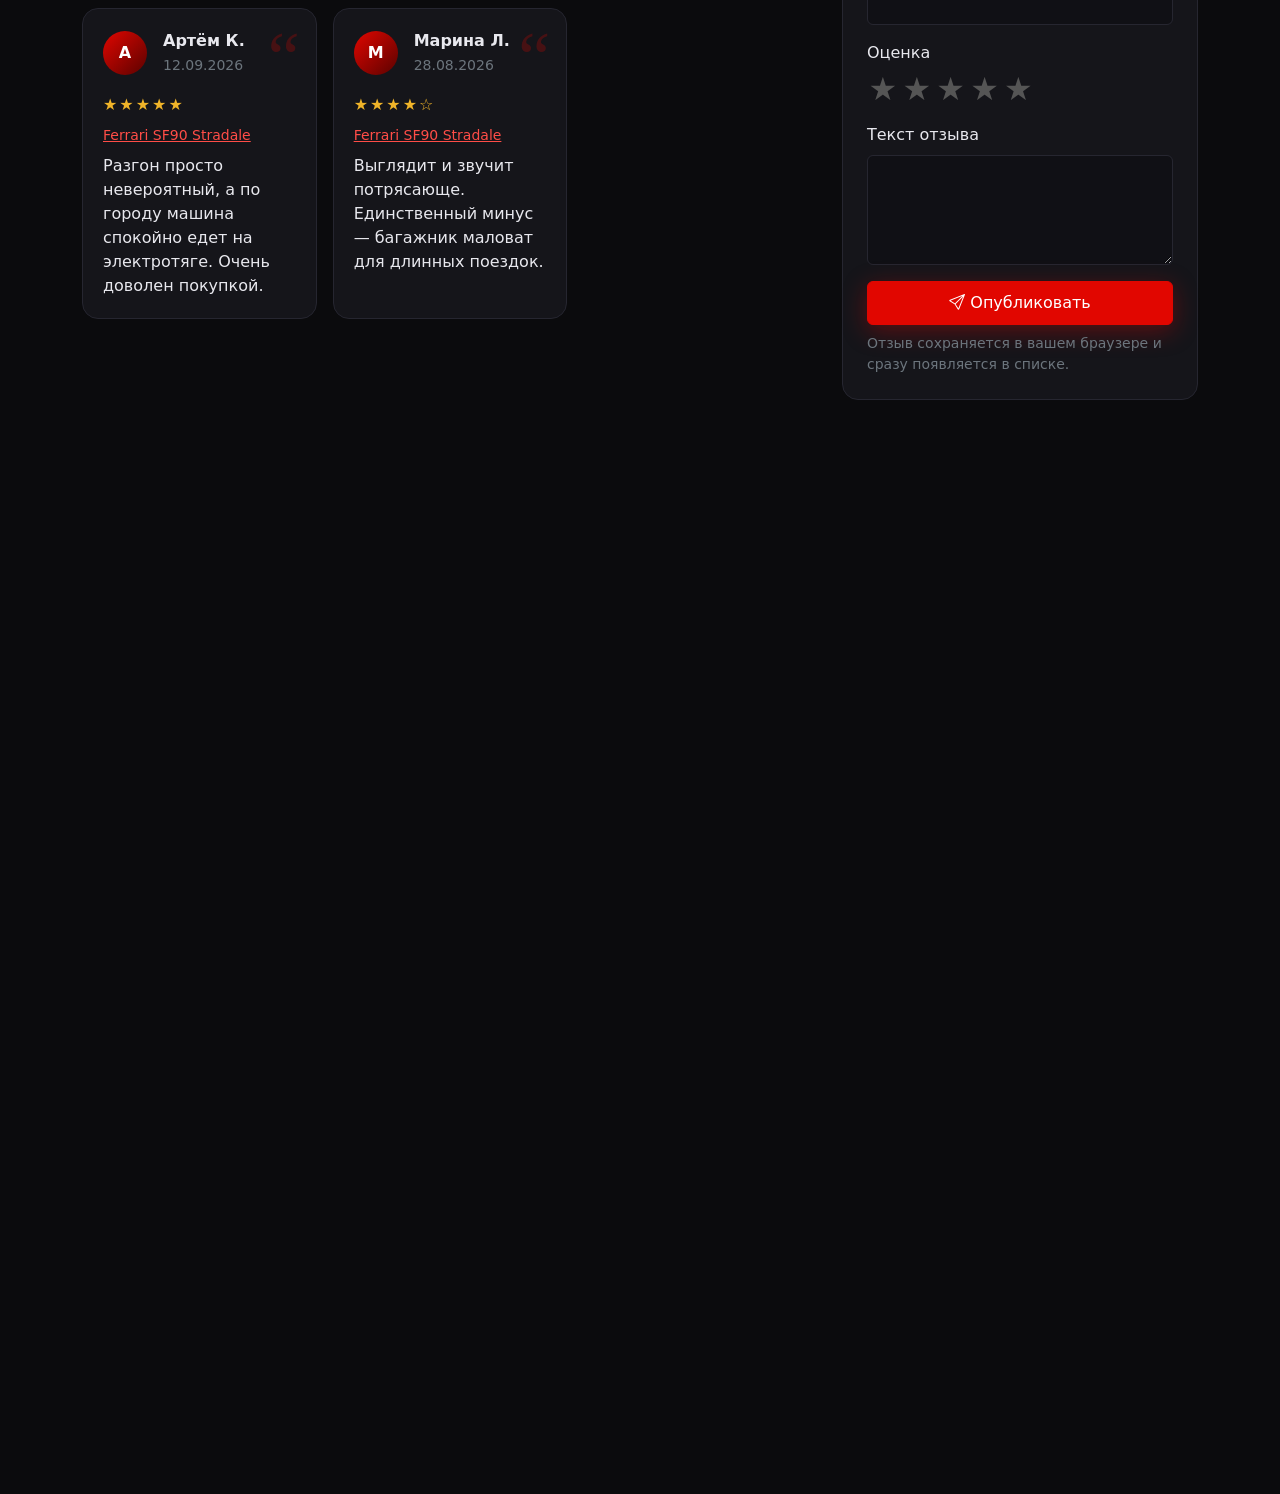
<file: product.html>
<!DOCTYPE html>
<html lang="ru" data-bs-theme="dark">
<head>
<meta charset="UTF-8">
<meta name="viewport" content="width=device-width, initial-scale=1, viewport-fit=cover">
<meta name="description" content="Карточка автомобиля: характеристики, цена, отзывы.">
<meta name="theme-color" content="#0b0b0d">
<link rel="canonical" href="https://weety-cars.ru/product.html">
<meta name="robots" content="index, follow, max-image-preview:large">
<meta property="og:type" content="website">
<meta property="og:site_name" content="WEETY Supercars">
<meta property="og:locale" content="ru_RU">
<meta property="og:title" content="Автомобиль — WEETY Supercars">
<meta property="og:description" content="Карточка автомобиля: характеристики, цена, отзывы.">
<meta property="og:url" content="https://weety-cars.ru/product.html">
<meta property="og:image" content="https://weety-cars.ru/images/optimized/og-cover.jpg">
<meta property="og:image:width" content="1200">
<meta property="og:image:height" content="630">
<meta property="og:image:alt" content="Красный суперкар Ferrari SF90 Stradale">
<meta name="twitter:card" content="summary_large_image">
<meta name="twitter:title" content="Автомобиль — WEETY Supercars">
<meta name="twitter:description" content="Карточка автомобиля: характеристики, цена, отзывы.">
<meta name="twitter:image" content="https://weety-cars.ru/images/optimized/og-cover.jpg">
<meta name="mobile-web-app-capable" content="yes">
<meta name="apple-mobile-web-app-capable" content="yes">
<meta name="apple-mobile-web-app-title" content="WEETY">
<link rel="manifest" href="manifest.webmanifest">
<link rel="icon" href="icons/icon-192.png" type="image/png">
<link rel="apple-touch-icon" href="icons/icon-192.png">
<link rel="preconnect" href="https://cdn.jsdelivr.net" crossorigin>
<script type="application/ld+json">{"@context": "https://schema.org", "@type": "AutoDealer", "name": "WEETY Supercars", "url": "https://weety-cars.ru", "image": "https://weety-cars.ru/images/optimized/og-cover.jpg", "telephone": "+74951234567", "email": "info@weety-cars.ru", "priceRange": "₽₽₽₽", "address": {"@type": "PostalAddress", "streetAddress": "Пресненская наб., 12", "addressLocality": "Москва", "addressCountry": "RU"}, "geo": {"@type": "GeoCoordinates", "latitude": 55.748, "longitude": 37.5365}, "openingHoursSpecification": {"@type": "OpeningHoursSpecification", "dayOfWeek": ["Monday", "Tuesday", "Wednesday", "Thursday", "Friday", "Saturday", "Sunday"], "opens": "09:00", "closes": "21:00"}}</script>
<script>try{var t=localStorage.getItem("weety:theme")||"dark";document.documentElement.setAttribute("data-bs-theme",t)}catch(e){}</script>
<title>Автомобиль — WEETY Supercars</title>
<link href="https://cdn.jsdelivr.net/npm/bootstrap@5.3.3/dist/css/bootstrap.min.css" rel="stylesheet">
<link href="https://cdn.jsdelivr.net/npm/bootstrap-icons@1.11.3/font/bootstrap-icons.min.css" rel="stylesheet">
<link href="css/style.css" rel="stylesheet">
<script src="https://cdn.jsdelivr.net/npm/bootstrap@5.3.3/dist/js/bootstrap.bundle.min.js" defer></script>
<script src="js/data.js" defer></script>
<script src="js/main.js" defer></script>
</head>
<body data-page="product">
<header>
<nav class="navbar navbar-expand-lg fixed-top" aria-label="Основная навигация">
  <div class="container">
    <a class="navbar-brand" href="index.html"><span>WEETY</span><small>SUPERCARS</small></a>
    <div class="d-flex align-items-center gap-1 ms-auto ms-lg-0 order-2 order-lg-3">
      <button class="icon-btn" type="button" id="themeBtn" aria-label="Переключить тему оформления"><i class="bi bi-sun-fill"></i></button>
      <a class="icon-btn position-relative" href="favorites.html" aria-label="Избранное"><i class="bi bi-heart"></i><span class="badge rounded-pill bg-danger fav-badge" id="favCount" hidden>0</span></a>
      <a class="icon-btn" href="account.html" id="accLink" aria-label="Личный кабинет"><i class="bi bi-person-circle"></i></a>
    </div>
    <button class="navbar-toggler order-3 ms-2" type="button" data-bs-toggle="collapse" data-bs-target="#menu" aria-controls="menu" aria-expanded="false" aria-label="Открыть меню"><span class="navbar-toggler-icon"></span></button>
    <div class="collapse navbar-collapse order-4 order-lg-2" id="menu"><ul class="navbar-nav ms-auto me-lg-3 gap-lg-2"><li class="nav-item"><a class="nav-link" href="index.html">Главная</a></li><li class="nav-item"><a class="nav-link" href="catalog.html">Каталог</a></li><li class="nav-item"><a class="nav-link" href="about.html">О нас</a></li><li class="nav-item"><a class="nav-link" href="contacts.html">Контакты</a></li></ul></div>
  </div>
</nav>
</header>
<main>

<section class="container pt-4"><nav aria-label="Хлебные крошки"><ol class="breadcrumb"><li class="breadcrumb-item"><a href="index.html">Главная</a></li><li class="breadcrumb-item"><a href="catalog.html">Каталог</a></li><li class="breadcrumb-item active" aria-current="page" id="bc">Автомобиль</li></ol></nav></section>
<section class="container pb-4"><div class="row g-4">
  <div class="col-lg-7"><img id="pImg" class="img-fluid rounded-4 w-100 border border-secondary-subtle" src="images/ferrari-sf90.png" alt="Фотография автомобиля" width="678" height="452" decoding="async"></div>
  <div class="col-lg-5">
    <span class="badge text-bg-danger mb-2" id="pCat"></span>
    <h1 class="fw-bold" id="pName"></h1>
    <p class="text-secondary" id="pDesc"></p>
    <div class="display-6 fw-bold" id="pPrice"></div>
    <div class="old-price mb-1" id="pOld"></div>
    <p class="text-success"><i class="bi bi-check-circle-fill"></i> <span id="pStatus"></span></p>
    <div class="row g-2 mb-4" id="pStats"></div>
    <div class="d-flex flex-wrap gap-2"><button class="btn btn-red btn-lg flex-fill" type="button" id="pOrder"><i class="bi bi-cart-check"></i> Купить</button><button class="btn btn-outline-light btn-lg" type="button" id="pFav" aria-pressed="false"><i class="bi bi-heart"></i> <span class="fav-label">В избранное</span></button></div>
  </div>
</div></section>
<section class="section"><div class="container"><h2 class="section__title">Характеристики</h2>
  <div class="table-responsive"><table class="table table-dark table-striped"><caption class="visually-hidden">Технические характеристики</caption><tbody id="pSpecs"></tbody></table></div></div></section>
<section class="section pt-0"><div class="container"><div class="row g-4">
  <div class="col-lg-8"><h2 class="section__title">Отзывы</h2><p class="stars fs-5" id="pAvg"></p><div class="row g-3" id="pReviews"></div></div>
  <div class="col-lg-4"><form id="reviewForm" class="form-box" novalidate>
  <h2 class="h4 mb-3">Оставить отзыв</h2>
  <div class="mb-3"><label class="form-label" for="rName">Ваше имя</label><input class="form-control" id="rName" name="name" required minlength="2" maxlength="40" autocomplete="name"><div class="invalid-feedback">Введите имя.</div></div>
  
  <fieldset class="mb-3"><legend class="form-label fs-6">Оценка</legend>
    <div class="star-rating">
      <input type="radio" id="s5" name="rating" value="5" required><label for="s5" title="5"><span aria-hidden="true">★</span><span class="visually-hidden">5 звёзд</span></label>
      <input type="radio" id="s4" name="rating" value="4"><label for="s4" title="4"><span aria-hidden="true">★</span><span class="visually-hidden">4 звезды</span></label>
      <input type="radio" id="s3" name="rating" value="3"><label for="s3" title="3"><span aria-hidden="true">★</span><span class="visually-hidden">3 звезды</span></label>
      <input type="radio" id="s2" name="rating" value="2"><label for="s2" title="2"><span aria-hidden="true">★</span><span class="visually-hidden">2 звезды</span></label>
      <input type="radio" id="s1" name="rating" value="1"><label for="s1" title="1"><span aria-hidden="true">★</span><span class="visually-hidden">1 звезда</span></label>
    </div>
  </fieldset>
  <div class="mb-3"><label class="form-label" for="rText">Текст отзыва</label><textarea class="form-control" id="rText" name="text" rows="4" required minlength="10" maxlength="500"></textarea><div class="invalid-feedback">Напишите минимум 10 символов.</div></div>
  <button class="btn btn-red w-100" type="submit"><i class="bi bi-send"></i> Опубликовать</button>
  <p class="small text-secondary mt-2 mb-0">Отзыв сохраняется в вашем браузере и сразу появляется в списке.</p>
</form></div>
</div></div></section>
<section class="section pt-0"><div class="container"><h2 class="section__title">Похожие автомобили</h2><div class="row g-4" id="related"></div></div></section>
<div class="buy-bar d-lg-none"><div class="min-w-0"><div class="fw-bold" id="barPrice"></div><small class="text-secondary d-block text-truncate" id="barName"></small></div><button class="btn btn-red" type="button" id="barOrder"><i class="bi bi-cart-check"></i> Купить</button></div></main>
<footer class="footer">
<div class="container">
  <div class="row g-4">
    <div class="col-lg-5">
      <a class="navbar-brand footer-brand text-decoration-none fs-4" href="index.html"><span style="color:var(--w-red)">WEETY</span> SUPERCARS</a>
      <p class="text-secondary mt-3 pe-lg-5">Премиальный салон суперкаров: Ferrari, Lamborghini, McLaren, Porsche и другие. Подбор, проверка, оформление и доставка по всей России.</p>
    </div>
    <div class="col-6 col-lg-3">
      <h2>Навигация</h2>
      <nav aria-label="Навигация в подвале"><ul class="list-unstyled">
        <li><a href="index.html">Главная</a></li><li><a href="catalog.html">Каталог</a></li><li><a href="about.html">О нас</a></li>
      </ul></nav>
    </div>
    <div class="col-12 col-lg-4">
      <h2>Контакты</h2>
      <ul class="list-unstyled contacts">
        <li><i class="bi bi-geo-alt-fill"></i><span>г. Москва, Пресненская наб., 12</span></li>
        <li><i class="bi bi-telephone-fill"></i><a href="tel:+74951234567">+7 (495) 123-45-67</a></li>
        <li><i class="bi bi-clock-fill"></i><span>Ежедневно, 09:00–21:00</span></li>
        <li><i class="bi bi-envelope-fill"></i><a href="mailto:info@weety-cars.ru">info@weety-cars.ru</a></li>
      </ul>
    </div>
  </div>
  <hr class="border-secondary mt-4">
  <p class="text-secondary small text-center mb-0">© 2026 WEETY Supercars. Учебный проект.</p>
</div>
</footer>
</body>
</html>
</file>
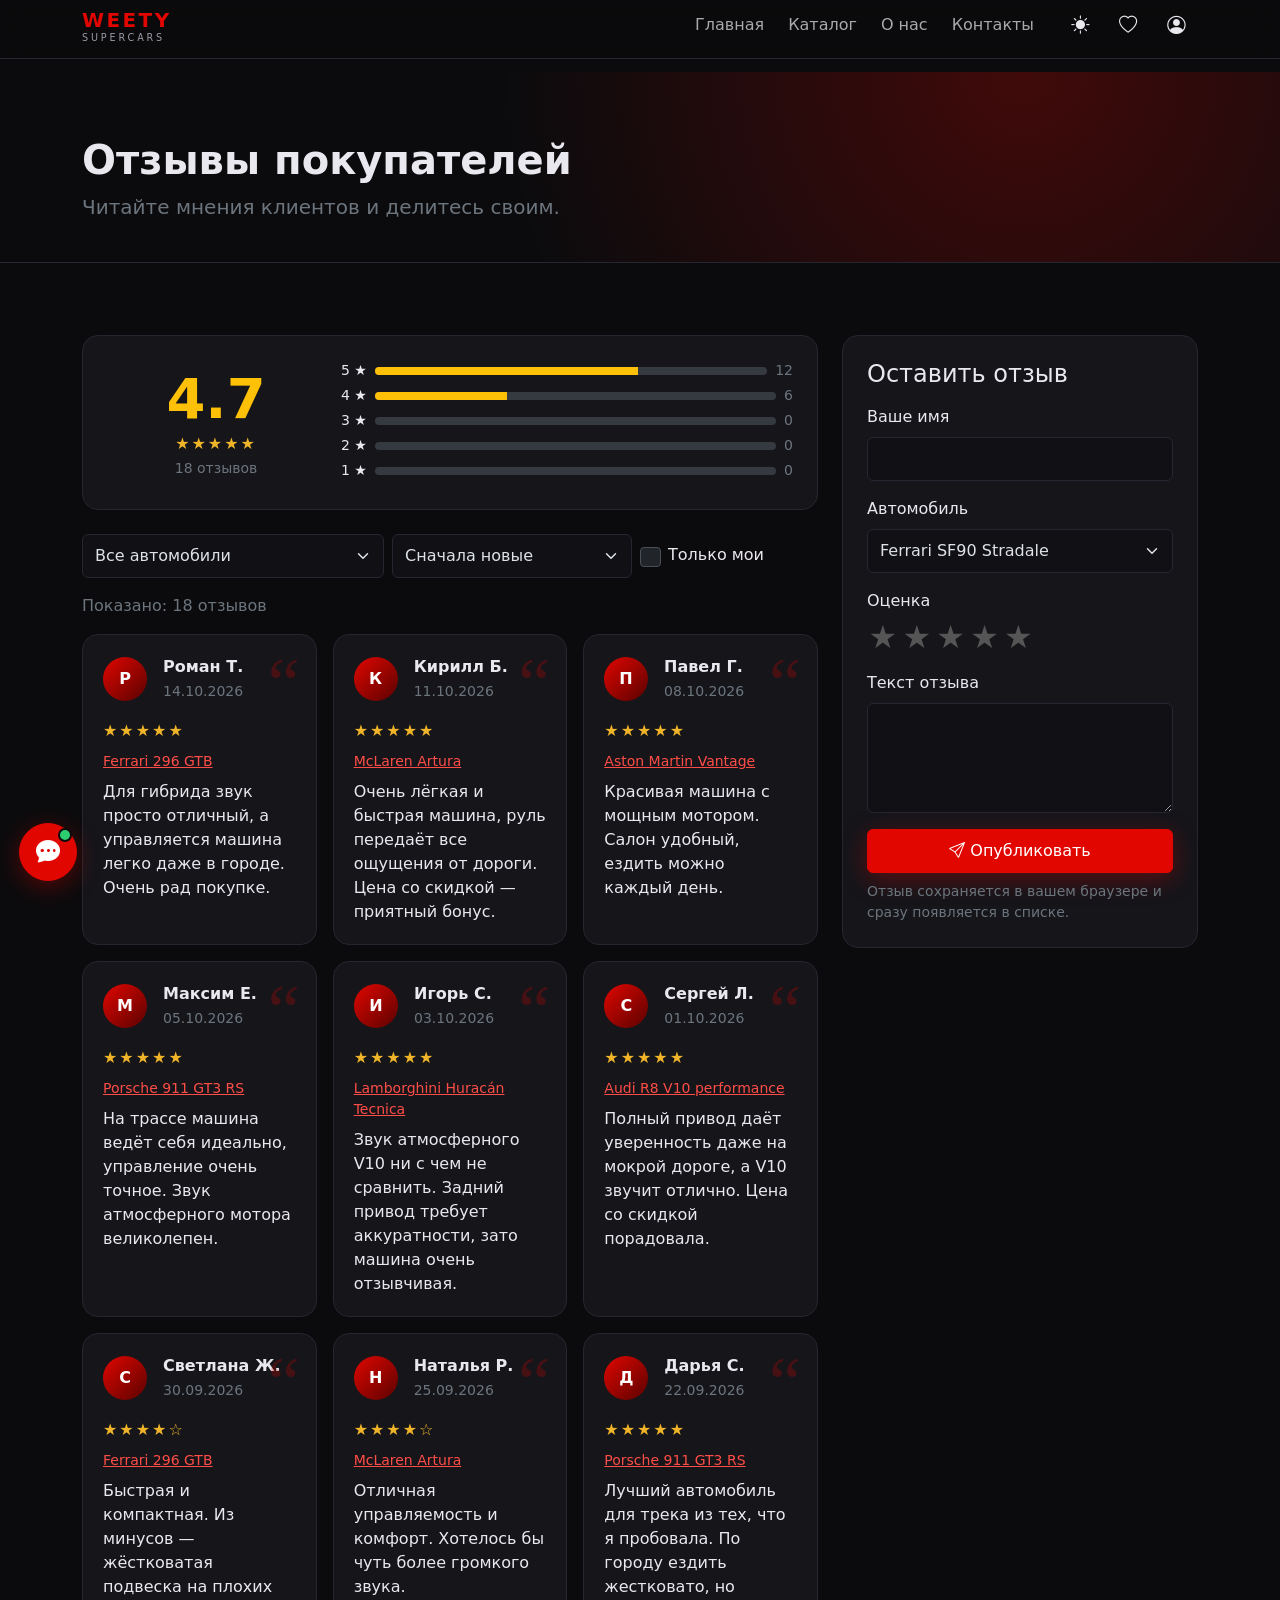
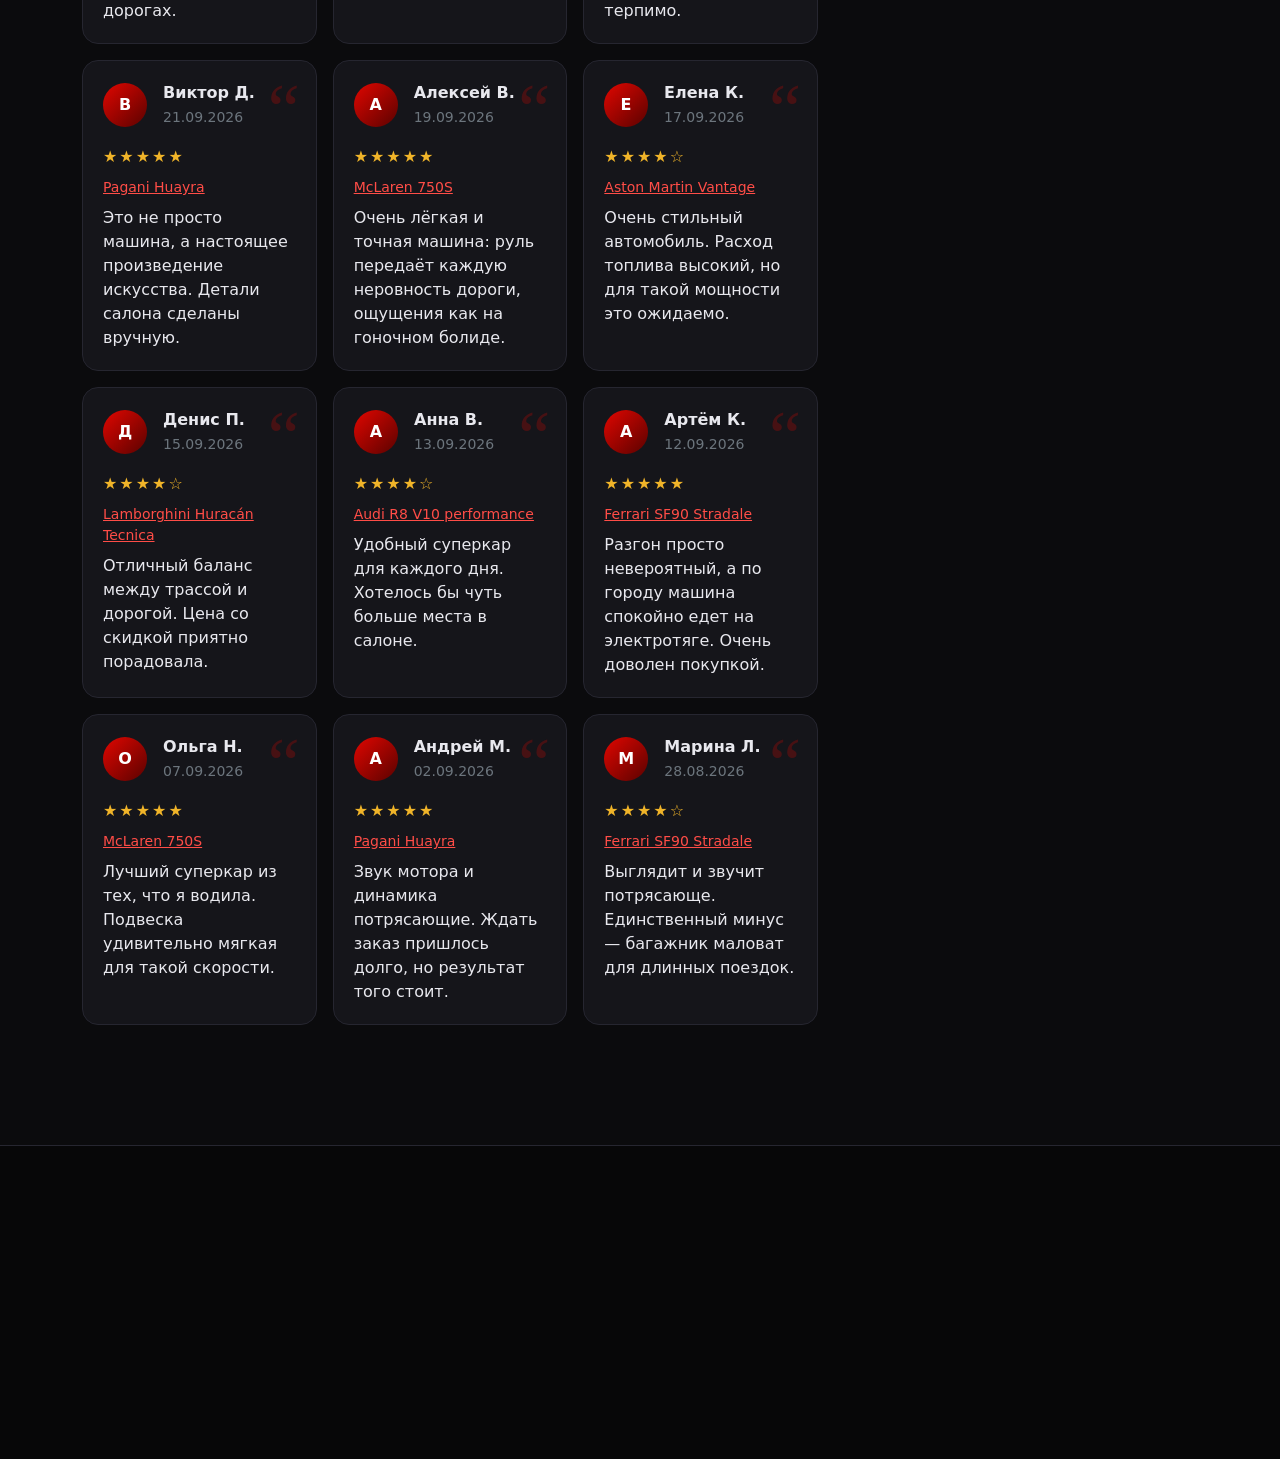
<file: reviews.html>
<!DOCTYPE html>
<html lang="ru" data-bs-theme="dark">
<head>
<meta charset="UTF-8">
<meta name="viewport" content="width=device-width, initial-scale=1, viewport-fit=cover">
<meta name="description" content="Отзывы покупателей суперкаров. Оставьте свой отзыв.">
<meta name="theme-color" content="#0b0b0d">
<link rel="canonical" href="https://weety-cars.ru/reviews.html">
<meta name="robots" content="index, follow, max-image-preview:large">
<meta property="og:type" content="website">
<meta property="og:site_name" content="WEETY Supercars">
<meta property="og:locale" content="ru_RU">
<meta property="og:title" content="Отзывы — WEETY Supercars">
<meta property="og:description" content="Отзывы покупателей суперкаров. Оставьте свой отзыв.">
<meta property="og:url" content="https://weety-cars.ru/reviews.html">
<meta property="og:image" content="https://weety-cars.ru/images/optimized/og-cover.jpg">
<meta property="og:image:width" content="1200">
<meta property="og:image:height" content="630">
<meta property="og:image:alt" content="Красный суперкар Ferrari SF90 Stradale">
<meta name="twitter:card" content="summary_large_image">
<meta name="twitter:title" content="Отзывы — WEETY Supercars">
<meta name="twitter:description" content="Отзывы покупателей суперкаров. Оставьте свой отзыв.">
<meta name="twitter:image" content="https://weety-cars.ru/images/optimized/og-cover.jpg">
<meta name="mobile-web-app-capable" content="yes">
<meta name="apple-mobile-web-app-capable" content="yes">
<meta name="apple-mobile-web-app-title" content="WEETY">
<link rel="manifest" href="manifest.webmanifest">
<link rel="icon" href="icons/icon-192.png" type="image/png">
<link rel="apple-touch-icon" href="icons/icon-192.png">
<link rel="preconnect" href="https://cdn.jsdelivr.net" crossorigin>
<script type="application/ld+json">{"@context": "https://schema.org", "@type": "AutoDealer", "name": "WEETY Supercars", "url": "https://weety-cars.ru", "image": "https://weety-cars.ru/images/optimized/og-cover.jpg", "telephone": "+74951234567", "email": "info@weety-cars.ru", "priceRange": "₽₽₽₽", "address": {"@type": "PostalAddress", "streetAddress": "Пресненская наб., 12", "addressLocality": "Москва", "addressCountry": "RU"}, "geo": {"@type": "GeoCoordinates", "latitude": 55.748, "longitude": 37.5365}, "openingHoursSpecification": {"@type": "OpeningHoursSpecification", "dayOfWeek": ["Monday", "Tuesday", "Wednesday", "Thursday", "Friday", "Saturday", "Sunday"], "opens": "09:00", "closes": "21:00"}}</script>
<script>try{var t=localStorage.getItem("weety:theme")||"dark";document.documentElement.setAttribute("data-bs-theme",t)}catch(e){}</script>
<title>Отзывы — WEETY Supercars</title>
<link href="https://cdn.jsdelivr.net/npm/bootstrap@5.3.3/dist/css/bootstrap.min.css" rel="stylesheet">
<link href="https://cdn.jsdelivr.net/npm/bootstrap-icons@1.11.3/font/bootstrap-icons.min.css" rel="stylesheet">
<link href="css/style.css" rel="stylesheet">
<script src="https://cdn.jsdelivr.net/npm/bootstrap@5.3.3/dist/js/bootstrap.bundle.min.js" defer></script>
<script src="js/data.js" defer></script>
<script src="js/main.js" defer></script>
</head>
<body data-page="reviews">
<header>
<nav class="navbar navbar-expand-lg fixed-top" aria-label="Основная навигация">
  <div class="container">
    <a class="navbar-brand" href="index.html"><span>WEETY</span><small>SUPERCARS</small></a>
    <div class="d-flex align-items-center gap-1 ms-auto ms-lg-0 order-2 order-lg-3">
      <button class="icon-btn" type="button" id="themeBtn" aria-label="Переключить тему оформления"><i class="bi bi-sun-fill"></i></button>
      <a class="icon-btn position-relative" href="favorites.html" aria-label="Избранное"><i class="bi bi-heart"></i><span class="badge rounded-pill bg-danger fav-badge" id="favCount" hidden>0</span></a>
      <a class="icon-btn" href="account.html" id="accLink" aria-label="Личный кабинет"><i class="bi bi-person-circle"></i></a>
    </div>
    <button class="navbar-toggler order-3 ms-2" type="button" data-bs-toggle="collapse" data-bs-target="#menu" aria-controls="menu" aria-expanded="false" aria-label="Открыть меню"><span class="navbar-toggler-icon"></span></button>
    <div class="collapse navbar-collapse order-4 order-lg-2" id="menu"><ul class="navbar-nav ms-auto me-lg-3 gap-lg-2"><li class="nav-item"><a class="nav-link" href="index.html">Главная</a></li><li class="nav-item"><a class="nav-link" href="catalog.html">Каталог</a></li><li class="nav-item"><a class="nav-link" href="about.html">О нас</a></li><li class="nav-item"><a class="nav-link" href="contacts.html">Контакты</a></li></ul></div>
  </div>
</nav>
</header>
<main>
<section class="page-hero"><div class="container"><h1>Отзывы покупателей</h1><p class="text-secondary lead mb-0">Читайте мнения клиентов и делитесь своим.</p></div></section>
<section class="section"><div class="container"><div class="row g-4">
  <div class="col-lg-8">
    <div class="form-box mb-4"><div class="row align-items-center g-3">
      <div class="col-sm-4 text-center"><div class="display-4 fw-bold text-warning" id="avgNum">0</div><div class="stars" id="avgStars"></div><small class="text-secondary" id="avgTotal"></small></div>
      <div class="col-sm-8" id="bars" aria-label="Распределение оценок"></div></div></div>
    <form class="row g-2 mb-3" onsubmit="return false" aria-label="Фильтр отзывов">
      <div class="col-md-5"><label class="visually-hidden" for="fCar">Автомобиль</label><select class="form-select" id="fCar"><option value="all">Все автомобили</option></select></div>
      <div class="col-md-4"><label class="visually-hidden" for="fSort">Сортировка</label><select class="form-select" id="fSort"><option value="new">Сначала новые</option><option value="high">Сначала высокие</option><option value="low">Сначала низкие</option></select></div>
      <div class="col-md-3 d-flex align-items-center"><div class="form-check"><input class="form-check-input" type="checkbox" id="fMine"><label class="form-check-label" for="fMine">Только мои</label></div></div>
    </form>
    <p class="text-secondary" id="info" aria-live="polite"></p>
    <div class="row g-3" id="allReviews"></div>
  </div>
  <div class="col-lg-4"><div class="sticky-top" style="top:90px"><form id="reviewForm" class="form-box" novalidate>
  <h2 class="h4 mb-3">Оставить отзыв</h2>
  <div class="mb-3"><label class="form-label" for="rName">Ваше имя</label><input class="form-control" id="rName" name="name" required minlength="2" maxlength="40" autocomplete="name"><div class="invalid-feedback">Введите имя.</div></div>
  <div class="mb-3"><label class="form-label" for="rCar">Автомобиль</label><select class="form-select" id="rCar" name="productId" required></select></div>
  <fieldset class="mb-3"><legend class="form-label fs-6">Оценка</legend>
    <div class="star-rating">
      <input type="radio" id="s5" name="rating" value="5" required><label for="s5" title="5"><span aria-hidden="true">★</span><span class="visually-hidden">5 звёзд</span></label>
      <input type="radio" id="s4" name="rating" value="4"><label for="s4" title="4"><span aria-hidden="true">★</span><span class="visually-hidden">4 звезды</span></label>
      <input type="radio" id="s3" name="rating" value="3"><label for="s3" title="3"><span aria-hidden="true">★</span><span class="visually-hidden">3 звезды</span></label>
      <input type="radio" id="s2" name="rating" value="2"><label for="s2" title="2"><span aria-hidden="true">★</span><span class="visually-hidden">2 звезды</span></label>
      <input type="radio" id="s1" name="rating" value="1"><label for="s1" title="1"><span aria-hidden="true">★</span><span class="visually-hidden">1 звезда</span></label>
    </div>
  </fieldset>
  <div class="mb-3"><label class="form-label" for="rText">Текст отзыва</label><textarea class="form-control" id="rText" name="text" rows="4" required minlength="10" maxlength="500"></textarea><div class="invalid-feedback">Напишите минимум 10 символов.</div></div>
  <button class="btn btn-red w-100" type="submit"><i class="bi bi-send"></i> Опубликовать</button>
  <p class="small text-secondary mt-2 mb-0">Отзыв сохраняется в вашем браузере и сразу появляется в списке.</p>
</form></div></div>
</div></div></section></main>
<footer class="footer">
<div class="container">
  <div class="row g-4">
    <div class="col-lg-5">
      <a class="navbar-brand footer-brand text-decoration-none fs-4" href="index.html"><span style="color:var(--w-red)">WEETY</span> SUPERCARS</a>
      <p class="text-secondary mt-3 pe-lg-5">Премиальный салон суперкаров: Ferrari, Lamborghini, McLaren, Porsche и другие. Подбор, проверка, оформление и доставка по всей России.</p>
    </div>
    <div class="col-6 col-lg-3">
      <h2>Навигация</h2>
      <nav aria-label="Навигация в подвале"><ul class="list-unstyled">
        <li><a href="index.html">Главная</a></li><li><a href="catalog.html">Каталог</a></li><li><a href="about.html">О нас</a></li>
      </ul></nav>
    </div>
    <div class="col-12 col-lg-4">
      <h2>Контакты</h2>
      <ul class="list-unstyled contacts">
        <li><i class="bi bi-geo-alt-fill"></i><span>г. Москва, Пресненская наб., 12</span></li>
        <li><i class="bi bi-telephone-fill"></i><a href="tel:+74951234567">+7 (495) 123-45-67</a></li>
        <li><i class="bi bi-clock-fill"></i><span>Ежедневно, 09:00–21:00</span></li>
        <li><i class="bi bi-envelope-fill"></i><a href="mailto:info@weety-cars.ru">info@weety-cars.ru</a></li>
      </ul>
    </div>
  </div>
  <hr class="border-secondary mt-4">
  <p class="text-secondary small text-center mb-0">© 2026 WEETY Supercars. Учебный проект.</p>
</div>
</footer>
</body>
</html>
</file>
<file: css/style.css>
/* ===== WEETY Supercars — стили поверх Bootstrap 5 ===== */
/* Тёмная тема (по умолчанию) */
:root, [data-bs-theme="dark"] {
  --w-red: #e10600; --w-red-dark: #a80400; --w-gold: #f0b429;
  --w-bg: #0b0b0d; --w-card: #15151a; --w-line: #262630;
  --w-text: #e8e8ee; --w-muted: #b5b5c0; --w-link: #ff4d47;
  --w-nav: rgba(11,11,13,.92); --w-footer: #070708; --w-input: #101015;
}
/* Светлая тема */
[data-bs-theme="light"] {
  --w-bg: #f5f5f8; --w-card: #ffffff; --w-line: #e0e0e8;
  --w-text: #16161a; --w-muted: #55555f; --w-link: #c20500;
  --w-nav: rgba(255,255,255,.92); --w-footer: #ebebf0; --w-input: #ffffff;
}
html { scroll-behavior: smooth; }
body { background: var(--w-bg); color: var(--w-text); padding-top: 72px; font-family: 'Segoe UI', system-ui, -apple-system, Roboto, sans-serif; }
a { color: var(--w-link); }
.text-gradient { background: linear-gradient(90deg, var(--w-text), var(--w-red)); -webkit-background-clip: text; background-clip: text; color: transparent; }
:focus-visible { outline: 3px solid var(--w-gold) !important; outline-offset: 2px; }

/* Навигация */
.navbar { background: var(--w-nav); backdrop-filter: blur(10px); border-bottom: 1px solid var(--w-line); }
.navbar-brand { font-weight: 800; letter-spacing: .12em; }
.navbar-brand span { color: var(--w-red); }
.navbar-brand small { font-weight: 400; letter-spacing: .3em; font-size: .6rem; color: #9a9aa6; display: block; margin-top: -4px; }
.nav-link { position: relative; font-weight: 500; }
.nav-link::after { content: ''; position: absolute; left: 50%; bottom: 2px; width: 0; height: 2px; background: var(--w-red); transition: .3s; transform: translateX(-50%); }
.nav-link:hover::after, .nav-link.active::after { width: 70%; }

/* Кнопки */
.btn-red { --bs-btn-bg: var(--w-red); --bs-btn-border-color: var(--w-red); --bs-btn-color: #fff; --bs-btn-hover-bg: var(--w-red-dark); --bs-btn-hover-border-color: var(--w-red-dark); --bs-btn-hover-color: #fff; --bs-btn-active-bg: var(--w-red-dark); --bs-btn-active-color:#fff; box-shadow: 0 6px 24px rgba(225,6,0,.35); transition: transform .2s, box-shadow .2s; }
.btn-red:hover { transform: translateY(-2px); box-shadow: 0 10px 30px rgba(225,6,0,.5); }

/* Hero */
.hero { color: #fff; --w-text: #fff; position: relative; min-height: 88vh; display: flex; align-items: center; overflow: hidden; margin-top: -72px; padding-top: 72px; }
.hero__img { position: absolute; inset: 0; width: 100%; height: 100%; object-fit: cover; animation: slowzoom 18s ease-in-out infinite alternate; }
.hero::before { content: ''; position: absolute; inset: 0; z-index: 1; background: linear-gradient(90deg, rgba(11,11,13,.95) 20%, rgba(11,11,13,.35) 70%, rgba(11,11,13,.6)), linear-gradient(0deg, var(--w-bg), transparent 30%); }
.hero .container { position: relative; z-index: 2; }
.hero h1 { font-size: clamp(2.2rem, 6vw, 4.6rem); font-weight: 800; line-height: 1.05; }
.hero .lead { max-width: 520px; color: #c9c9d3; }
@keyframes slowzoom { from { transform: scale(1); } to { transform: scale(1.12); } }
.page-hero { padding: 4rem 0 2.5rem; background: radial-gradient(circle at 80% 0, rgba(225,6,0,.25), transparent 50%); border-bottom: 1px solid var(--w-line); }
.page-hero h1 { font-weight: 800; }

/* Статистика */
.stat { text-align: center; padding: 1.5rem 1rem; }
.stat__num { font-size: clamp(2rem, 5vw, 3rem); font-weight: 800; color: var(--w-red); }

/* Секции */
.section { padding: 4.5rem 0; }
.section__title { font-weight: 800; position: relative; padding-bottom: .8rem; margin-bottom: 2rem; }
.section__title::after { content: ''; position: absolute; left: 0; bottom: 0; width: 64px; height: 4px; background: var(--w-red); border-radius: 2px; }
.section__title.text-center::after { left: 50%; transform: translateX(-50%); }

/* Карточки преимуществ */
.feature { background: var(--w-card); border: 1px solid var(--w-line); border-radius: 1rem; padding: 2rem 1.5rem; height: 100%; transition: transform .3s, border-color .3s, box-shadow .3s; }
.feature:hover { transform: translateY(-8px); border-color: var(--w-red); box-shadow: 0 16px 40px rgba(225,6,0,.18); }
.feature i { font-size: 2.2rem; color: var(--w-red); transition: transform .4s; display: inline-block; }
.feature:hover i { transform: rotate(-8deg) scale(1.2); }

/* Карточка авто */
.car-card { background: var(--w-card); border: 1px solid var(--w-line); border-radius: 1rem; overflow: hidden; height: 100%; display: flex; flex-direction: column; transition: transform .3s, box-shadow .3s, border-color .3s; }
.car-card:hover { transform: translateY(-8px); border-color: var(--w-red); box-shadow: 0 18px 44px rgba(0,0,0,.6), 0 0 0 1px rgba(225,6,0,.4); }
.car-card__media { position: relative; overflow: hidden; aspect-ratio: 3 / 2; background: #000; }
.car-card__media img { width: 100%; height: 100%; object-fit: cover; transition: transform .6s; }
.car-card:hover .car-card__media img { transform: scale(1.1); }
.car-card__badge { position: absolute; top: .8rem; left: .8rem; z-index: 2; }
.car-card__body { padding: 1.25rem; display: flex; flex-direction: column; flex: 1; }
.car-card__price { font-size: 1.3rem; font-weight: 800; }
.old-price { text-decoration: line-through; color: #9a9aa6; font-size: .9rem; }

/* Таблицы и характеристики */
.table-dark { --bs-table-bg: var(--w-card); --bs-table-color: var(--w-text); --bs-table-striped-color: var(--w-text); --bs-table-hover-color: var(--w-text); --bs-table-striped-bg: color-mix(in srgb, var(--w-text) 5%, var(--w-card)); --bs-table-hover-bg: color-mix(in srgb, var(--w-text) 9%, var(--w-card)); --bs-table-border-color: var(--w-line); }
.spec-stat { background: var(--w-card); border: 1px solid var(--w-line); border-radius: .8rem; padding: 1rem; text-align: center; }
.spec-stat strong { display: block; font-size: 1.4rem; color: var(--w-red); }

/* Шаги */
.step { position: relative; padding: 1.5rem; border-left: 3px solid var(--w-red); background: var(--w-card); border-radius: 0 1rem 1rem 0; height: 100%; }
.step__num { font-size: 2.4rem; font-weight: 800; color: rgba(225,6,0,.45); line-height: 1; }

/* Отзывы */
.review { background: var(--w-card); border: 1px solid var(--w-line); border-radius: 1rem; padding: 1.25rem; height: 100%; position: relative; animation: fadeUp .5s both; }
.review::before { content: '\201C'; position: absolute; right: 1rem; top: -.3rem; font-size: 4.5rem; color: rgba(225,6,0,.25); font-family: Georgia, serif; }
.review--mine { border-color: var(--w-gold); box-shadow: 0 0 0 1px rgba(240,180,41,.35); }
.stars { color: var(--w-gold); letter-spacing: 2px; }
.avatar { width: 44px; height: 44px; border-radius: 50%; background: linear-gradient(135deg, var(--w-red), #5a0200); display: grid; place-items: center; font-weight: 700; flex: none; color: #fff; }
.star-rating { display: inline-flex; flex-direction: row-reverse; justify-content: flex-end; gap: 2px; }
.star-rating input { position: absolute; opacity: 0; width: 1px; height: 1px; }
.star-rating label { font-size: 2rem; color: #555; cursor: pointer; transition: color .15s, transform .15s; line-height: 1; }
.star-rating label:hover, .star-rating label:hover ~ label, .star-rating input:checked ~ label { color: var(--w-gold); }
.star-rating label:hover { transform: scale(1.2); }
.star-rating input:focus-visible + label { outline: 3px solid var(--w-gold); }
.form-box { background: var(--w-card); border: 1px solid var(--w-line); border-radius: 1rem; padding: 1.5rem; }

/* Карта и контакты */
.map-wrap { border-radius: 1rem; overflow: hidden; border: 1px solid var(--w-line); aspect-ratio: 16 / 9; min-height: 280px; }
.map-wrap iframe { width: 100%; height: 100%; border: 0; }
[data-bs-theme="dark"] .map-wrap iframe { filter: grayscale(.4) invert(.9) hue-rotate(180deg) contrast(.9); }
.contact-card { background: var(--w-card); border: 1px solid var(--w-line); border-radius: 1rem; padding: 1.25rem; display: flex; gap: 1rem; align-items: center; height: 100%; transition: .3s; }
.contact-card:hover { border-color: var(--w-red); transform: translateY(-4px); }
.contact-card i { font-size: 1.6rem; color: var(--w-red); }

/* CTA */
.cta { background: linear-gradient(120deg, var(--w-red-dark), var(--w-red) 60%, #ff5a36); border-radius: 1.5rem; padding: 3rem 2rem; position: relative; overflow: hidden; }
.cta::after { content: ''; position: absolute; width: 300px; height: 300px; border-radius: 50%; background: rgba(255,255,255,.08); right: -80px; top: -100px; }

/* Футер */
.footer { background: var(--w-footer); border-top: 1px solid var(--w-line); padding: 3.5rem 0 1.5rem; margin-top: 3rem; }
.footer a { color: var(--w-muted); text-decoration: none; transition: color .2s, padding-left .2s; }
.footer a:hover { color: var(--w-text); padding-left: 4px; }
.footer h2 { font-size: 1rem; text-transform: uppercase; letter-spacing: .12em; color: var(--w-text); margin-bottom: 1rem; }
.footer li { margin-bottom: .5rem; }
.footer .contacts li { display: flex; gap: .7rem; color: var(--w-muted); }
.footer .contacts i { color: var(--w-red); }

/* Анимации */
.reveal { opacity: 0; transform: translateY(30px); transition: opacity .7s, transform .7s; }
.reveal.visible { opacity: 1; transform: none; }
@keyframes fadeUp { from { opacity: 0; transform: translateY(16px); } to { opacity: 1; transform: none; } }
#toTop { position: fixed; right: 1.2rem; bottom: 1.2rem; z-index: 1040; width: 46px; height: 46px; border-radius: 50%; display: none; }
@media (prefers-reduced-motion: reduce) { * { animation: none !important; transition: none !important; } .reveal { opacity: 1; transform: none; } }

/* Формы */
.form-control, .form-select { background-color: var(--w-input); border-color: var(--w-line); }
.form-control:focus, .form-select:focus { background-color: var(--w-input); border-color: var(--w-red); box-shadow: 0 0 0 .25rem rgba(225,6,0,.25); }
.modal-content { background: var(--w-card); border: 1px solid var(--w-line); }
.breadcrumb a { text-decoration: none; }

@media (max-width: 575.98px) { .section { padding: 3rem 0; } .hero { min-height: 80vh; } }

/* ===== Светлая тема: поправки ===== */
.cta { color: #fff; }
.footer a.footer-brand { color: var(--w-text); }
[data-bs-theme="light"] .btn-outline-light { --bs-btn-color: #16161a; --bs-btn-border-color: #16161a; --bs-btn-hover-bg: #16161a; --bs-btn-hover-border-color: #16161a; --bs-btn-hover-color: #fff; --bs-btn-active-bg: #16161a; --bs-btn-active-color: #fff; }
[data-bs-theme="light"] .hero .btn-outline-light { --bs-btn-color: #fff; --bs-btn-border-color: #fff; --bs-btn-hover-bg: #fff; --bs-btn-hover-border-color: #fff; --bs-btn-hover-color: #000; }
[data-bs-theme="light"] .car-card:hover { box-shadow: 0 18px 40px rgba(0,0,0,.15), 0 0 0 1px rgba(225,6,0,.4); }
[data-bs-theme="light"] .page-hero { background: radial-gradient(circle at 80% 0, rgba(225,6,0,.15), transparent 50%); }
[data-bs-theme="light"] .navbar-brand, [data-bs-theme="light"] .nav-link { color: var(--w-text); }
body, .navbar, .car-card, .feature, .form-box, .review, .footer, .contact-card, .step { transition: background-color .4s, color .4s, border-color .3s, transform .3s, box-shadow .3s; }

/* Круговой «наплыв» при смене темы (View Transitions API) */
::view-transition-old(root), ::view-transition-new(root) { animation: none; mix-blend-mode: normal; }
::view-transition-old(root) { z-index: 1; }
::view-transition-new(root) { z-index: 9999; }

/* Иконки в шапке */
.icon-btn { width: 40px; height: 40px; border-radius: 50%; display: inline-grid; place-items: center; border: 0; background: transparent; color: var(--w-text); font-size: 1.15rem; text-decoration: none; transition: background-color .2s, transform .2s, color .2s; }
.icon-btn:hover, .icon-btn.active { background: rgba(225,6,0,.15); color: var(--w-red); transform: translateY(-2px); }
.fav-badge { position: absolute; top: 2px; right: 0; font-size: .62rem; }

/* Избранное */
.fav-btn { position: absolute; top: .7rem; right: .7rem; z-index: 3; width: 40px; height: 40px; border-radius: 50%; border: 0; background: rgba(0,0,0,.55); color: #fff; backdrop-filter: blur(4px); display: grid; place-items: center; transition: transform .2s, background-color .2s; }
.fav-btn:hover { transform: scale(1.15); background: var(--w-red); }
.fav-btn[aria-pressed="true"] { color: #ff4d6d; }
.fav-btn[aria-pressed="true"] i { animation: pop .4s; }
@keyframes pop { 50% { transform: scale(1.5); } }
.car-card { position: relative; }

/* Личный кабинет */
.account-hero .avatar { width: 72px; height: 72px; font-size: 1.8rem; }
.tile { background: var(--w-card); border: 1px solid var(--w-line); border-radius: 1rem; padding: 1rem; text-align: center; }
.tile strong { font-size: 1.8rem; color: var(--w-red); display: block; }
.nav-pills .nav-link { color: var(--w-text); }
.nav-pills .nav-link.active { background: var(--w-red); color: #fff; }
.nav-pills .nav-link::after { display: none; }
.fav-row { display: flex; gap: 1rem; align-items: center; background: var(--w-card); border: 1px solid var(--w-line); border-radius: .8rem; padding: .6rem; }
.fav-row img { width: 96px; height: 64px; object-fit: cover; border-radius: .5rem; }

/* Чат поддержки */
#chatBtn { position: fixed; left: 1.2rem; bottom: 1.2rem; z-index: 1050; width: 58px; height: 58px; border-radius: 50%; font-size: 1.5rem; display: grid; place-items: center; padding: 0; animation: pulse 2.5s infinite; }
#chatBtn .dot { position: absolute; top: 4px; right: 4px; width: 14px; height: 14px; border-radius: 50%; background: #2ecc71; border: 2px solid var(--w-bg); }
@keyframes pulse { 0% { box-shadow: 0 0 0 0 rgba(225,6,0,.55); } 70% { box-shadow: 0 0 0 16px rgba(225,6,0,0); } 100% { box-shadow: 0 0 0 0 rgba(225,6,0,0); } }
#chatPanel { position: fixed; left: 1.2rem; bottom: 5.8rem; z-index: 1050; width: 350px; max-width: calc(100vw - 2.4rem); height: 480px; max-height: calc(100vh - 8rem); display: none; flex-direction: column; background: var(--w-card); border: 1px solid var(--w-line); border-radius: 1.2rem; box-shadow: 0 20px 60px rgba(0,0,0,.45); overflow: hidden; transform-origin: bottom left; }
#chatPanel.open { display: flex; animation: chatIn .3s ease-out; }
@keyframes chatIn { from { opacity: 0; transform: scale(.85) translateY(20px); } to { opacity: 1; transform: none; } }
.chat__head { background: linear-gradient(120deg, var(--w-red-dark), var(--w-red)); color: #fff; padding: .8rem 1rem; display: flex; align-items: center; gap: .7rem; }
.chat__head .btn-close { filter: invert(1) grayscale(1) brightness(2); }
.chat__log { flex: 1; overflow-y: auto; padding: 1rem; display: flex; flex-direction: column; gap: .6rem; }
.msg { max-width: 85%; padding: .55rem .85rem; border-radius: 1rem; font-size: .92rem; line-height: 1.35; animation: fadeUp .3s both; word-wrap: break-word; }
.msg--bot { background: color-mix(in srgb, var(--w-text) 9%, var(--w-card)); align-self: flex-start; border-bottom-left-radius: .3rem; }
.msg--me { background: var(--w-red); color: #fff; align-self: flex-end; border-bottom-right-radius: .3rem; }
.msg a.btn { margin-top: .4rem; }
.typing span { display: inline-block; width: 7px; height: 7px; margin: 0 2px; border-radius: 50%; background: var(--w-muted); animation: blink 1.2s infinite; }
.typing span:nth-child(2) { animation-delay: .2s; } .typing span:nth-child(3) { animation-delay: .4s; }
@keyframes blink { 0%, 80%, 100% { opacity: .25; } 40% { opacity: 1; } }
.chat__chips { padding: 0 1rem .5rem; display: flex; gap: .4rem; flex-wrap: wrap; }
.chat__chips button { font-size: .8rem; }
.chat__form { display: flex; gap: .5rem; padding: .7rem; border-top: 1px solid var(--w-line); }
@media (max-width: 575.98px) { #chatPanel { left: .6rem; bottom: 5.4rem; width: calc(100vw - 1.2rem); max-width: none; } }

/* ============================================================
   МОБИЛЬНАЯ ОПТИМИЗАЦИЯ (практика 14)
   ============================================================ */
html { -webkit-text-size-adjust: 100%; text-size-adjust: 100%; }
body { overflow-x: hidden; -webkit-tap-highlight-color: transparent; padding-top: calc(72px + env(safe-area-inset-top, 0px)); }
.navbar { padding-top: env(safe-area-inset-top, 0px); padding-left: env(safe-area-inset-left, 0px); padding-right: env(safe-area-inset-right, 0px); }
.hero { margin-top: calc(-72px - env(safe-area-inset-top, 0px)); padding-top: calc(72px + env(safe-area-inset-top, 0px)); min-height: 88vh; min-height: 88svh; }
a, button, .btn, .nav-link, label[for], summary { touch-action: manipulation; }

/* Крупные зоны нажатия (не меньше 44×44 px) */
.btn, .form-control, .form-select { min-height: 44px; }
.btn-sm { min-height: 40px; display: inline-flex; align-items: center; justify-content: center; }
.icon-btn, .fav-btn { width: 44px; height: 44px; }
.navbar-toggler { min-width: 44px; min-height: 44px; }
.form-check-input { width: 1.3em; height: 1.3em; }
.form-check-label { padding-left: .25rem; }
.star-rating label { padding: 0 .1rem; }
/* 16px в полях — iOS не приближает страницу при фокусе */
.form-control, .form-select, .form-control::placeholder { font-size: 1rem; }

/* Анимация тяжёлых эффектов отключается на сенсорных экранах и при экономии трафика */
@media (hover: none) {
  .car-card:hover, .feature:hover, .contact-card:hover, .btn-red:hover, .icon-btn:hover { transform: none; }
  .car-card:hover .car-card__media img, .feature:hover i { transform: none; }
}
.save-data .hero__img { animation: none; }
.save-data .reveal { opacity: 1; transform: none; }

/* Отложенная отрисовка секций ниже первого экрана */
section.section + section.section, .footer { content-visibility: auto; contain-intrinsic-size: auto 600px; }

/* Нижняя панель покупки на странице автомобиля */
.buy-bar { position: fixed; left: 0; right: 0; bottom: 0; z-index: 1030; display: flex; align-items: center; justify-content: space-between; gap: 1rem; padding: .7rem 1rem calc(.7rem + env(safe-area-inset-bottom, 0px)); background: var(--w-nav); backdrop-filter: blur(10px); border-top: 1px solid var(--w-line); }
.min-w-0 { min-width: 0; }

@media (max-width: 991.98px) {
  body[data-page="product"] { padding-bottom: calc(4.8rem + env(safe-area-inset-bottom, 0px)); }
  body[data-page="product"] #chatBtn, body[data-page="product"] #toTop { bottom: calc(5.6rem + env(safe-area-inset-bottom, 0px)); }
  .navbar-collapse { max-height: calc(100vh - 80px); overflow-y: auto; }
}

@media (max-width: 767.98px) {
  .hero { min-height: 80vh; min-height: 80svh; }
  .hero__img { animation: none; object-position: 62% center; }
  .hero h1 { font-size: clamp(2rem, 9vw, 2.6rem); }
  .hero .btn-lg { width: 100%; }
  .section { padding: 2.5rem 0; }
  .section__title { margin-bottom: 1.4rem; font-size: 1.6rem; }
  .page-hero { padding: 2.2rem 0 1.4rem; }
  .page-hero h1 { font-size: 1.9rem; }
  .cta { padding: 2rem 1.25rem; }
  .stat { padding: 1rem .5rem; }
  .navbar-nav .nav-link { padding: .9rem .25rem; font-size: 1.05rem; border-bottom: 1px solid var(--w-line); }
  .navbar-nav .nav-link::after { display: none; }
  .table { font-size: .9rem; }
  .footer { padding-bottom: calc(1.5rem + env(safe-area-inset-bottom, 0px)); }
  .car-card__body { padding: 1rem; }
  .form-box { padding: 1.1rem; }
  .star-rating label { font-size: 2.4rem; }
  .nav-pills { flex-wrap: nowrap !important; overflow-x: auto; scrollbar-width: none; }
  .nav-pills::-webkit-scrollbar { display: none; }
  .nav-pills .nav-link { white-space: nowrap; }
  .fav-row img { width: 80px; height: 54px; }
}

/* Чат на телефоне — «нижний лист» на весь экран по ширине */
@media (max-width: 575.98px) {
  #chatPanel { left: 0; right: 0; bottom: 0; width: 100%; max-width: none; height: 85vh; height: 85dvh; max-height: none; border-radius: 1.2rem 1.2rem 0 0; padding-bottom: env(safe-area-inset-bottom, 0px); }
  .chat-open #chatBtn { display: none; }
  .chat__log { overscroll-behavior: contain; }
}
@media (max-width: 359.98px) { .navbar-brand small { display: none; } .icon-btn { width: 40px; } }
</file>
